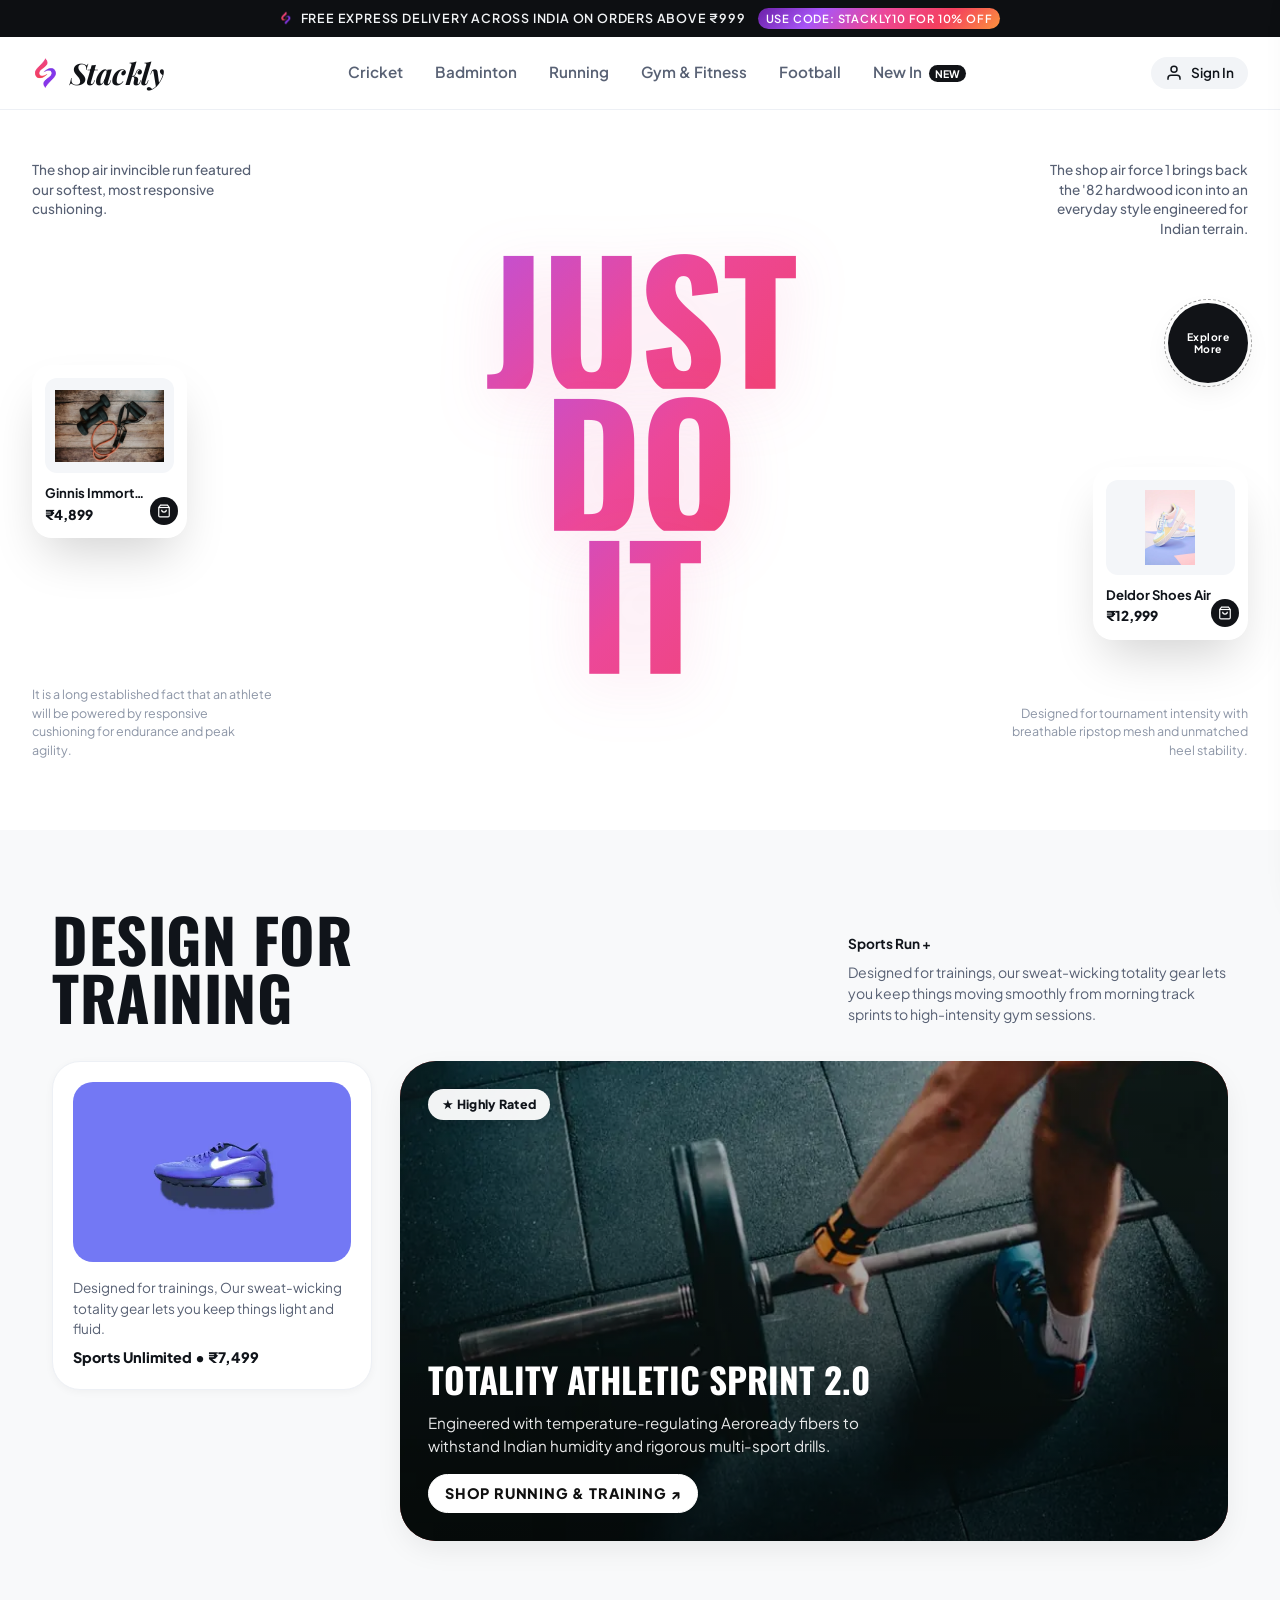
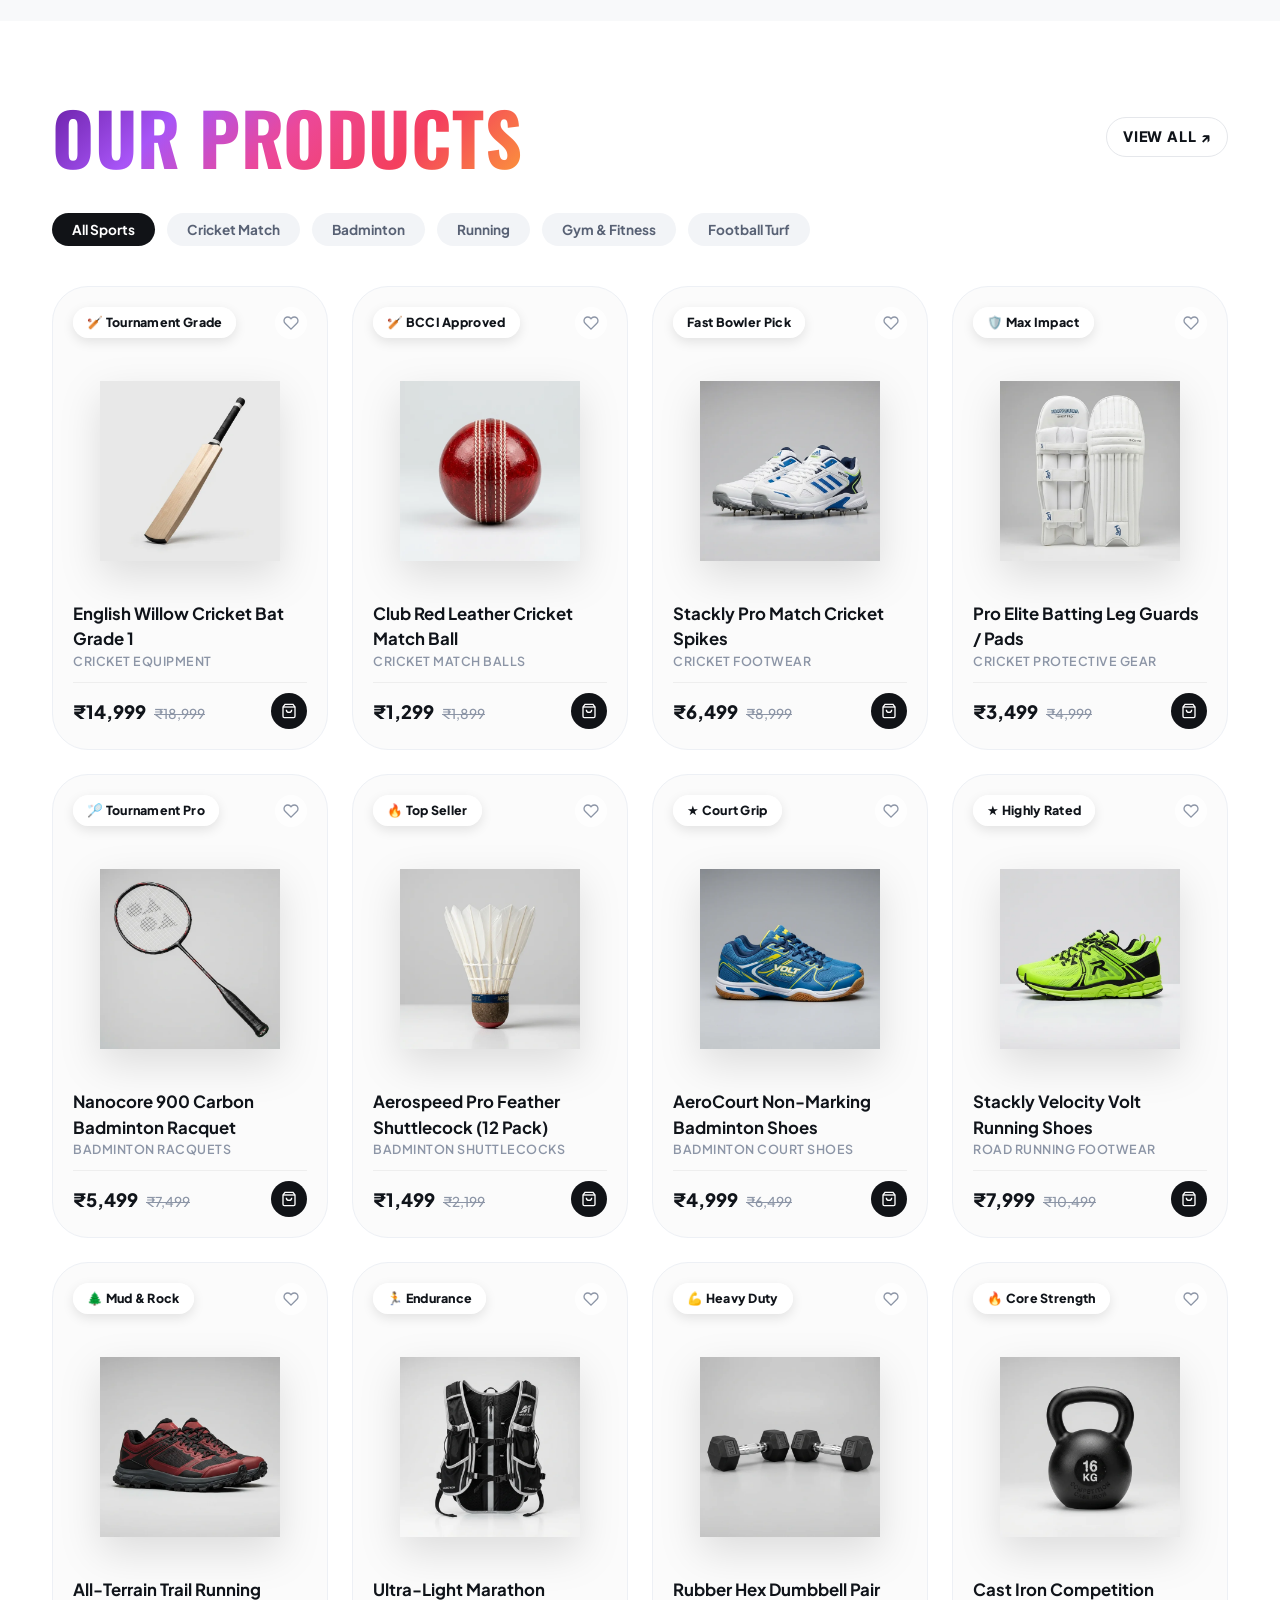
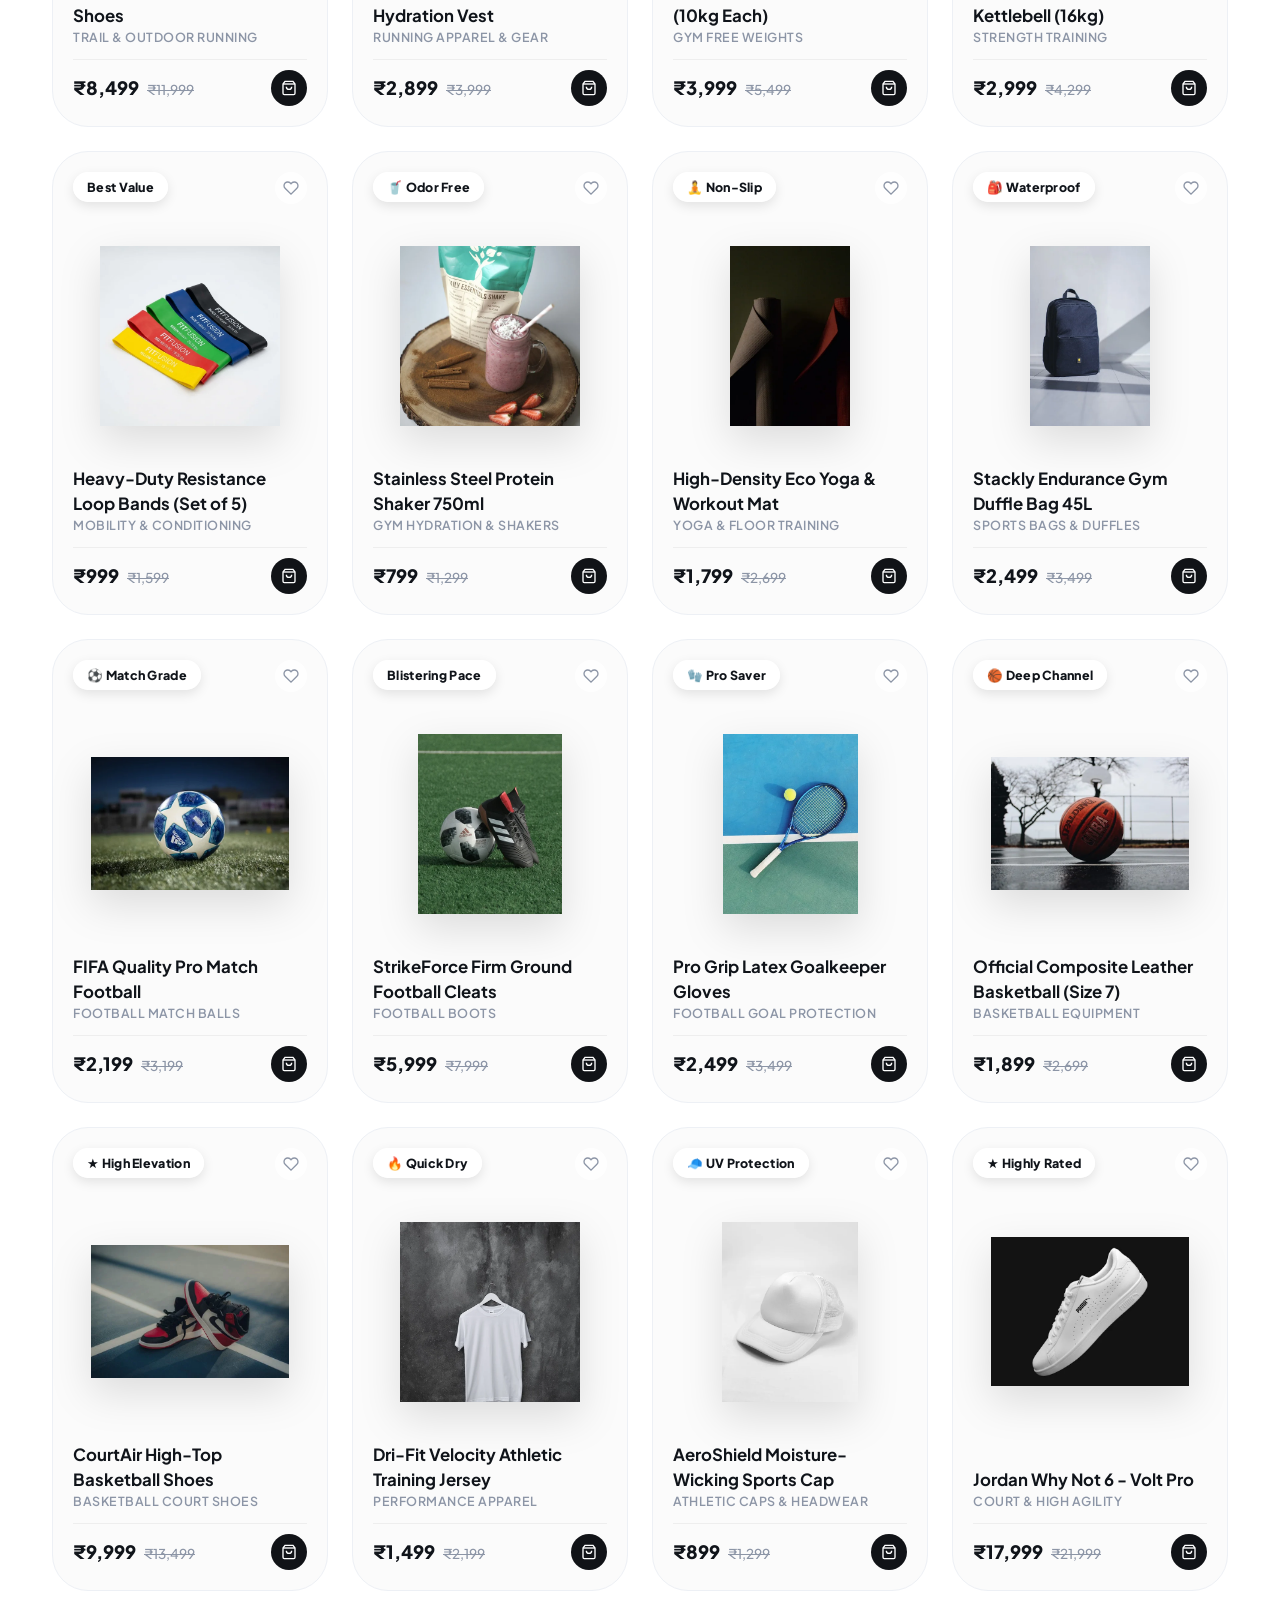
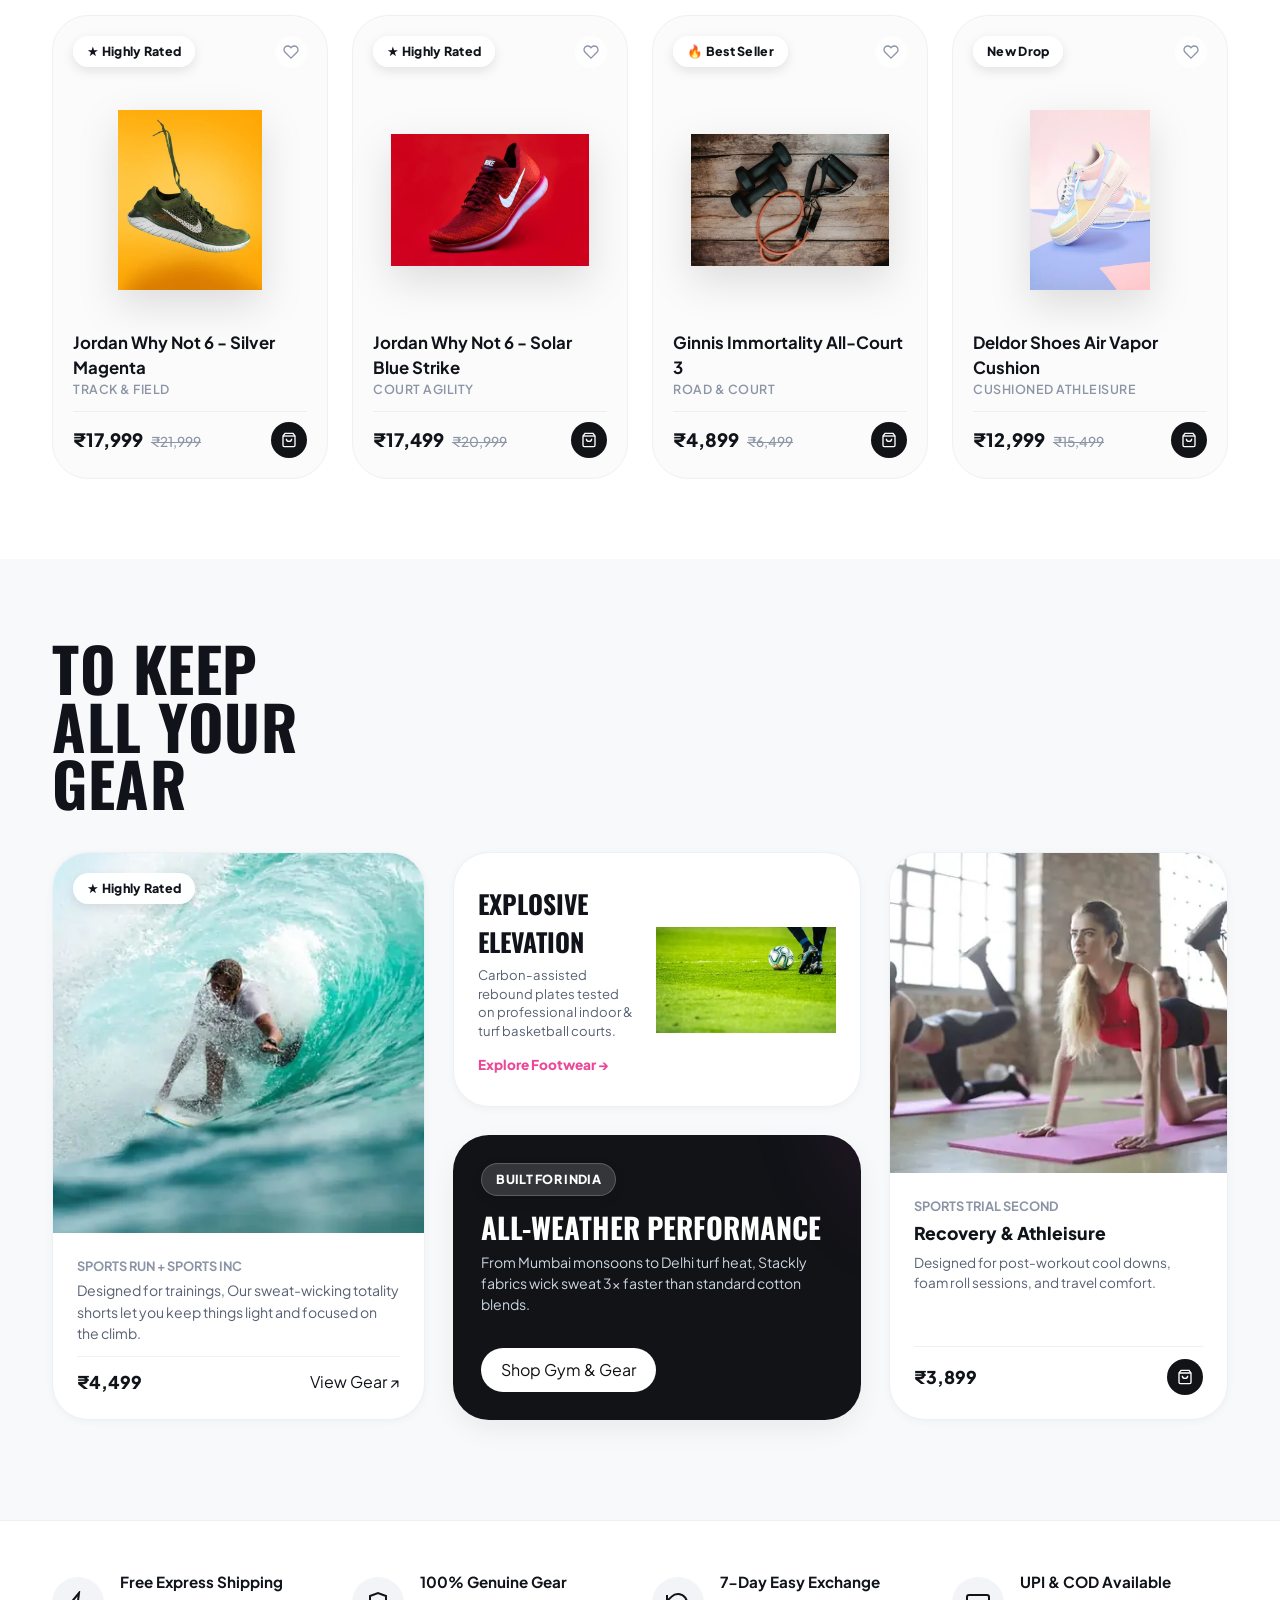
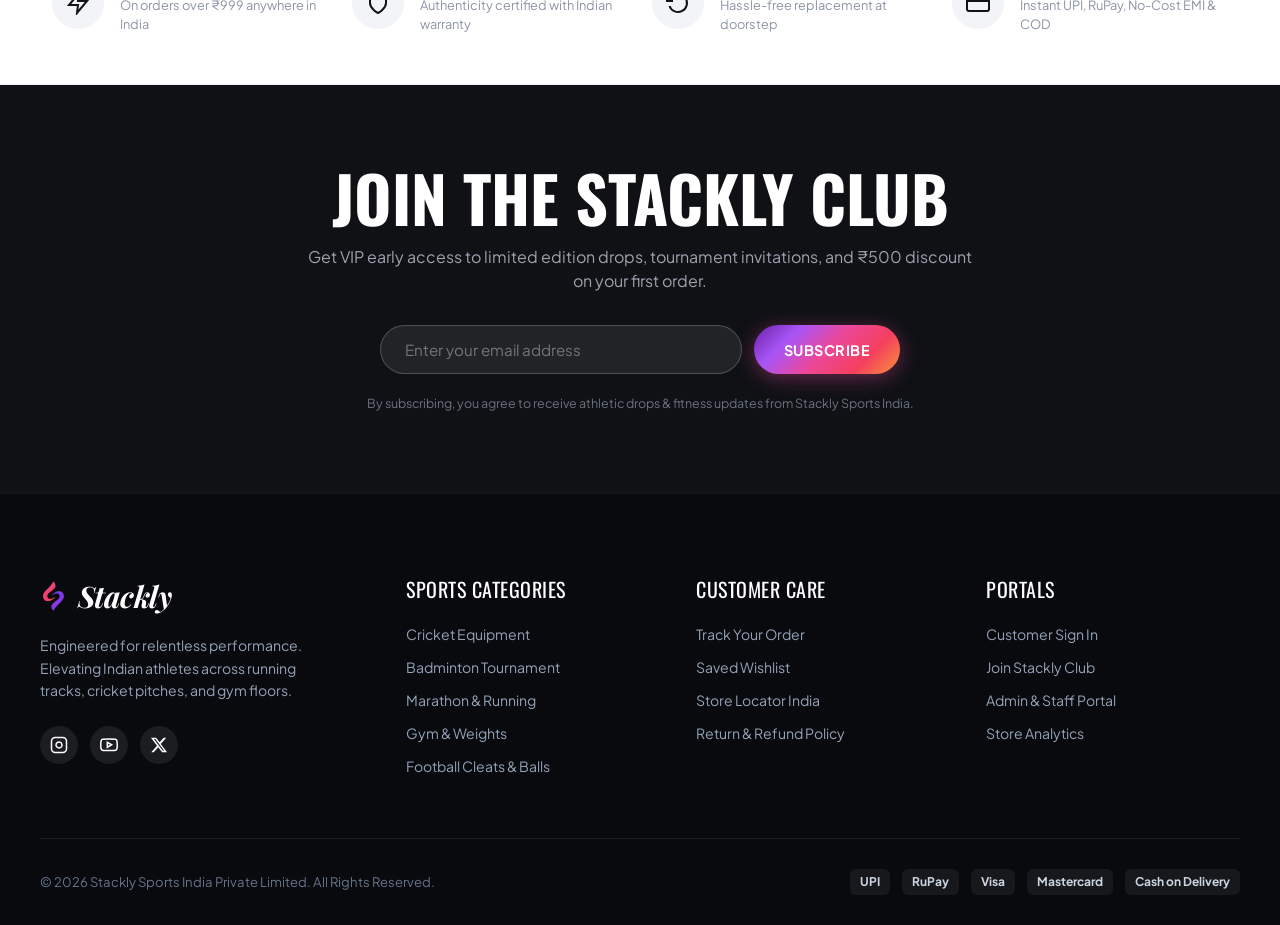
<file: index.html>
<!DOCTYPE html>
<html lang="en">
<head>
  <meta charset="UTF-8">
  <meta name="viewport" content="width=device-width, initial-scale=1.0">
  <title>Stackly</title>
  <meta name="description" content="India's premier sports store for cricket, badminton, running, gym, and football equipment. Explore high-performance sports shoes, gear, and apparel.">
  
  <link rel="stylesheet" href="css/style.css">
  <link rel="stylesheet" href="css/responsive.css">
  <link rel="icon" type="image/webp" href="assets/images/logo.webp">
</head>
<body>

  <!-- Top Announcement Bar -->
  <div class="top-bar">
    <span><img src="assets/images/logo.webp" alt="Stackly" style="height: 14px; width: auto; vertical-align: -2px; margin-right: 6px; display: inline-block;"> FREE EXPRESS DELIVERY ACROSS INDIA ON ORDERS ABOVE ₹999</span>
    <span class="top-bar-badge">USE CODE: STACKLY10 FOR 10% OFF</span>
  </div>

  <!-- Common Site Header -->
  <header class="site-header">
    <div class="container-wide nav-wrapper">
      <a href="index.html" class="brand-logo"><img src="assets/images/logo.webp" alt="Stackly" class="brand-logo-img"><span>Stackly</span></a>

      <!-- Updated 5+ Sports Categories Navigation -->
      <nav class="main-nav">
        <a href="cricket.html" class="nav-link">Cricket</a>
        <a href="badminton.html" class="nav-link">Badminton</a>
        <a href="running.html" class="nav-link">Running</a>
        <a href="gym.html" class="nav-link">Gym & Fitness</a>
        <a href="football.html" class="nav-link">Football</a>
        <a href="new-in.html" class="nav-link">New In <span class="nav-badge-new">NEW</span></a>
      </nav>

      <!-- Header Actions -->
            <!-- Header Actions -->
      <div class="header-actions">
        <a href="login.html" class="account-btn header-account-btn">
          <svg width="18" height="18" fill="none" stroke="currentColor" stroke-width="2" viewBox="0 0 24 24">
            <path d="M20 21v-2a4 4 0 0 0-4-4H8a4 4 0 0 0-4 4v2"/><circle cx="12" cy="7" r="4"/>
          </svg>
          <span>Sign In</span>
        </a>

        <button class="action-icon-btn mobile-menu-toggle" aria-label="Toggle Navigation">
          <svg fill="none" stroke="currentColor" viewBox="0 0 24 24"><line x1="3" y1="12" x2="21" y2="12"/><line x1="3" y1="6" x2="21" y2="6"/><line x1="3" y1="18" x2="21" y2="18"/></svg>
        </button>
      </div>
    </div>
  </header>

  <!-- Mobile Slide-out Menu Drawer -->
  <div class="mobile-nav-overlay"></div>
  <aside class="mobile-nav-drawer">
    <div class="mobile-nav-header">
      <a href="index.html" class="brand-logo"><img src="assets/images/logo.webp" alt="Stackly" class="brand-logo-img"><span>Stackly</span></a>
      <button class="action-icon-btn mobile-nav-close">
        <svg fill="none" stroke="currentColor" viewBox="0 0 24 24"><line x1="18" y1="6" x2="6" y2="18"/><line x1="6" y1="6" x2="18" y2="18"/></svg>
      </button>
    </div>
    <div class="mobile-nav-links">
      <a href="index.html" class="active">Home</a>
      <a href="cricket.html">Cricket Gear</a>
      <a href="badminton.html">Badminton</a>
      <a href="running.html">Running & Track</a>
      <a href="gym.html">Gym & Fitness</a>
      <a href="football.html">Football & Turf</a>
      <a href="new-in.html">New Drops</a>
      <a href="cart.html">Shopping Bag</a>
    </div>
    <div class="mobile-nav-footer">
      <a href="login.html" class="action-btn-sm" style="text-align: center; background: var(--accent-black); color: #fff; padding: 12px; border-radius: var(--radius-full);">Sign In / Register</a>
    </div>
  </aside>

  <!-- ==========================================================================
       HERO SECTION - EXACT MATCH TO REFERENCE IMAGE
       ========================================================================== -->
  <section class="hero-section">
    <div class="container-wide" style="position: relative; width: 100%;">
      
      <!-- Giant Multi-Line Gradient Typography Backdrop -->
      <div class="hero-backdrop-text">
        <span class="gradient-text">JUST</span>
        <span class="gradient-text">DO</span>
        <span class="gradient-text">IT</span>
      </div>

      <div class="hero-layout-grid">
        
        <!-- Hero Left Column -->
        <div class="hero-left-column">
          <div class="hero-editorial-top-left">
            The shop air invincible run featured our softest, most responsive cushioning.
          </div>

          <!-- Floating Shoe Card 1 (Purple Ginnis Immortality) -->
          <div class="hero-floating-card tilt-effect">
            <div class="card-thumb">
              <img src="assets/images/shoe-purple.webp" alt="Ginnis Immortality All-Court 3" loading="lazy">
            </div>
            <div class="card-info">
              <div>
                <div class="product-name">Ginnis Immortality</div>
                <div class="product-price">₹4,899</div>
              </div>
              <div class="quick-add-box" data-product-id="sp-227">
                <button class="quick-add-btn" onclick="handleCardAdd('sp-227', event)" title="Add to Bag">
                  <svg fill="none" stroke="currentColor" stroke-width="2" viewBox="0 0 24 24"><path d="M6 2L3 6v14a2 2 0 0 0 2 2h14a2 2 0 0 0 2-2V6l-3-4z"/><line x1="3" y1="6" x2="21" y2="6"/><path d="M16 10a4 4 0 0 1-8 0"/></svg>
                </button>
              </div>
            </div>
          </div>

          <div class="hero-editorial-bottom-left">
            It is a long established fact that an athlete will be powered by responsive cushioning for endurance and peak agility.
          </div>
        </div>

        <!-- Hero Center Stage (Leaping Athlete Cutout) -->
       

        <!-- Hero Right Column -->
        <div class="hero-right-column">
          <div class="hero-editorial-top-right">
            The shop air force 1 brings back the '82 hardwood icon into an everyday style engineered for Indian terrain.
          </div>

          <!-- Explore More Circular Rotating Badge -->
          <a href="new-in.html" class="explore-circle-badge" title="Explore Collection">
            <span>Explore<br>More</span>
          </a>

          <!-- Floating Shoe Card 2 (Pink Deldor Shoes Air) -->
          <div class="hero-floating-card tilt-effect">
            <div class="card-thumb">
              <img src="assets/images/shoe-pink.webp" alt="Deldor Shoes Air Vapor Cushion" loading="lazy">
            </div>
            <div class="card-info">
              <div>
                <div class="product-name">Deldor Shoes Air</div>
                <div class="product-price">₹12,999</div>
              </div>
              <div class="quick-add-box" data-product-id="sp-228">
                <button class="quick-add-btn" onclick="handleCardAdd('sp-228', event)" title="Add to Bag">
                  <svg fill="none" stroke="currentColor" stroke-width="2" viewBox="0 0 24 24"><path d="M6 2L3 6v14a2 2 0 0 0 2 2h14a2 2 0 0 0 2-2V6l-3-4z"/><line x1="3" y1="6" x2="21" y2="6"/><path d="M16 10a4 4 0 0 1-8 0"/></svg>
                </button>
              </div>
            </div>
          </div>

          <div class="hero-editorial-bottom-right">
            Designed for tournament intensity with breathable ripstop mesh and unmatched heel stability.
          </div>
        </div>

      </div>
    </div>
  </section>

  <!-- ==========================================================================
       SECTION 2: DESIGN FOR TRAINING
       ========================================================================== -->
  <section class="section-training">
    <div class="container">
      
      <div class="training-header">
        <div>
          <h2 class="section-title-condensed">DESIGN FOR<br>TRAINING</h2>
        </div>
        <div>
          <div class="training-tag">
            <span>Sports Run +</span>
          </div>
          <p class="training-header-sub">
            Designed for trainings, our sweat-wicking totality gear lets you keep things moving smoothly from morning track sprints to high-intensity gym sessions.
          </p>
        </div>
      </div>

      <div class="training-grid">
        <!-- Left Mini Stacked Card -->
        <div class="training-left-col">
          <div class="training-mini-card tilt-effect">
            <img src="assets/images/training-shoes-detail.webp" alt="Training shoes detail" class="training-mini-img" loading="lazy">
            <p class="training-desc-text">
              Designed for trainings, Our sweat-wicking totality gear lets you keep things light and fluid.
            </p>
            <div class="training-price-tag">Sports Unlimited • ₹7,499</div>
          </div>
        </div>

        <!-- Right Large Hero Card: Athlete on Red Track with "★ Highly Rated" Badge -->
        <div class="training-showcase-card tilt-effect">
          <img src="assets/images/training-card-red.webp" alt="Athlete resting on red track court" class="bg-image" loading="lazy">
          
          <div class="card-pill-badge">
            <span>★ Highly Rated</span>
          </div>

          <div class="training-showcase-content">
            <div class="training-showcase-title">TOTALITY ATHLETIC SPRINT 2.0</div>
            <p style="font-size: 0.95rem; opacity: 0.9; max-width: 480px; margin-bottom: 16px;">
              Engineered with temperature-regulating Aeroready fibers to withstand Indian humidity and rigorous multi-sport drills.
            </p>
            <a href="running.html" class="view-all-link" style="background: #ffffff; color: #111; border-color: #ffffff;">Shop Running & Training ↗</a>
          </div>
        </div>
      </div>

    </div>
  </section>

  <!-- ==========================================================================
       SECTION 3: OUR PRODUCTS (EXACT REFERENCE SECTION)
       ========================================================================== -->
  <section class="section-products">
    <div class="container">
      
      <div class="products-header">
        <h2 class="section-title-gradient">OUR PRODUCTS</h2>
        <a href="new-in.html" class="view-all-link">VIEW ALL ↗</a>
      </div>

      <!-- Sports Category Filter Tabs -->
      <div class="filter-tabs-wrapper">
        <button class="filter-tab-btn active" onclick="filterProducts('all', this)">All Sports</button>
        <button class="filter-tab-btn" onclick="filterProducts('Cricket', this)">Cricket Match</button>
        <button class="filter-tab-btn" onclick="filterProducts('Badminton', this)">Badminton</button>
        <button class="filter-tab-btn" onclick="filterProducts('Running', this)">Running</button>
        <button class="filter-tab-btn" onclick="filterProducts('Gym', this)">Gym & Fitness</button>
        <button class="filter-tab-btn" onclick="filterProducts('Football', this)">Football Turf</button>
      </div>

      <!-- Products Grid -->
      <div class="products-grid" id="home-products-grid">
        <!-- Injected dynamically from Store to ensure accurate images & names -->
      </div>

    </div>
  </section>

  <!-- ==========================================================================
       SECTION 4: TO KEEP ALL YOUR GEAR (ASYMMETRIC BENTO GRID)
       ========================================================================== -->
  <section class="section-gear-bento">
    <div class="container">
      
      <div class="bento-header">
        <h2 class="section-title-condensed">TO KEEP<br>ALL YOUR<br>GEAR</h2>
      </div>

      <div class="bento-grid-container">
        
        <!-- Bento Card 1: Tall Runner on Stairs with "★ Highly Rated" Badge -->
        <div class="bento-card-tall tilt-effect">
          <div class="bento-img-wrap">
            <img src="assets/images/gear-runner-stairs.webp" alt="Runner climbing stairs with Stackly shoes" loading="lazy">
            <span class="card-pill-badge" style="position: absolute; top: 20px; left: 20px; z-index: 2;">★ Highly Rated</span>
          </div>
          <div class="bento-content">
            <div>
              <div style="font-size: 0.8rem; font-weight: 700; text-transform: uppercase; color: var(--text-muted); margin-bottom: 4px;">Sports Run + Sports INC</div>
              <p style="font-size: 0.88rem; color: var(--text-secondary); line-height: 1.5; margin-bottom: 12px;">
                Designed for trainings, Our sweat-wicking totality shorts let you keep things light and focused on the climb.
              </p>
            </div>
            <div style="display: flex; justify-content: space-between; align-items: center; border-top: 1px solid var(--border-subtle); padding-top: 12px;">
              <span style="font-weight: 800; font-size: 1.1rem;">₹4,499</span>
              <a href="running.html" class="action-btn-sm" style="border-radius: var(--radius-full);">View Gear ↗</a>
            </div>
          </div>
        </div>

        <!-- Bento Card 2: Center Slam Dunk Action Cutout -->
        <div class="bento-card-dunk tilt-effect">
          <div>
            <div style="font-family: var(--font-display); font-size: 1.6rem; text-transform: uppercase; font-weight: 700; margin-bottom: 6px;">
              EXPLOSIVE ELEVATION
            </div>
            <p style="font-size: 0.82rem; color: var(--text-secondary); line-height: 1.4; margin-bottom: 12px;">
              Carbon-assisted rebound plates tested on professional indoor & turf basketball courts.
            </p>
            <a href="new-in.html" style="font-size: 0.85rem; font-weight: 800; color: #ec4899;">Explore Footwear →</a>
          </div>
          <img src="assets/images/gear-dunk.webp" alt="Dunk Athlete" loading="lazy">
        </div>

        <!-- Bento Card 3: Center Bottom Training Gear Specs -->
        <div class="bento-card-gear-info tilt-effect">
          <div>
            <span class="card-pill-badge" style="background: rgba(255,255,255,0.15); color: #fff; border: 1px solid rgba(255,255,255,0.2); margin-bottom: 16px;">
              BUILT FOR INDIA
            </span>
            <h3 style="font-family: var(--font-display); font-size: 1.8rem; text-transform: uppercase; line-height: 1.1; margin-bottom: 8px;">
              ALL-WEATHER PERFORMANCE
            </h3>
            <p style="font-size: 0.88rem; color: #cbd5e1; line-height: 1.5;">
              From Mumbai monsoons to Delhi turf heat, Stackly fabrics wick sweat 3x faster than standard cotton blends.
            </p>
          </div>
          <div style="margin-top: 20px;">
            <a href="gym.html" class="action-btn-sm" style="background: #ffffff; color: #111; padding: 10px 20px; border-radius: var(--radius-full); display: inline-block;">Shop Gym & Gear</a>
          </div>
        </div>

        <!-- Bento Card 4: Right Sitting Athlete -->
        <div class="bento-card-lifestyle tilt-effect">
          <div class="lifestyle-img-wrap">
            <img src="assets/images/gear-sitting-athlete.webp" alt="Athlete relaxing after workout" loading="lazy">
          </div>
          <div class="lifestyle-content">
            <div>
              <div style="font-size: 0.8rem; font-weight: 700; text-transform: uppercase; color: var(--text-muted); margin-bottom: 4px;">Sports Trial Second</div>
              <h4 style="font-size: 1.1rem; font-weight: 800; margin-bottom: 6px;">Recovery & Athleisure</h4>
              <p style="font-size: 0.85rem; color: var(--text-secondary); line-height: 1.5; margin-bottom: 12px;">
                Designed for post-workout cool downs, foam roll sessions, and travel comfort.
              </p>
            </div>
            <div style="display: flex; justify-content: space-between; align-items: center; border-top: 1px solid var(--border-subtle); padding-top: 12px;">
              <span style="font-weight: 800; font-size: 1.1rem;">₹3,899</span>
              <div class="card-action-box" data-product-id="sp-215">
                <button class="card-add-bag-btn" onclick="handleCardAdd('sp-215', event)" title="Add to Bag">
                  <svg fill="none" stroke="currentColor" stroke-width="2" viewBox="0 0 24 24"><path d="M6 2L3 6v14a2 2 0 0 0 2 2h14a2 2 0 0 0 2-2V6l-3-4z"/><line x1="3" y1="6" x2="21" y2="6"/><path d="M16 10a4 4 0 0 1-8 0"/></svg>
                </button>
              </div>
            </div>
          </div>
        </div>

      </div>

    </div>
  </section>

  <!-- ==========================================================================
       SECTION 5: INDIAN ATHLETE PERKS
       ========================================================================== -->
  <section class="section-trust-perks">
    <div class="container">
      <div class="perks-grid">
        <div class="perk-item">
          <div class="perk-icon-wrap"><svg fill="none" stroke="currentColor" stroke-width="2" viewBox="0 0 24 24"><path d="M13 2L3 14h9l-1 8 10-12h-9l1-8z"/></svg></div>
          <div>
            <div class="perk-title">Free Express Shipping</div>
            <div class="perk-desc">On orders over ₹999 anywhere in India</div>
          </div>
        </div>
        <div class="perk-item">
          <div class="perk-icon-wrap"><svg fill="none" stroke="currentColor" stroke-width="2" viewBox="0 0 24 24"><path d="M12 22s8-4 8-10V5l-8-3-8 3v7c0 6 8 10 8 10z"/></svg></div>
          <div>
            <div class="perk-title">100% Genuine Gear</div>
            <div class="perk-desc">Authenticity certified with Indian warranty</div>
          </div>
        </div>
        <div class="perk-item">
          <div class="perk-icon-wrap"><svg fill="none" stroke="currentColor" stroke-width="2" viewBox="0 0 24 24"><polyline points="1 4 1 10 7 10"/><path d="M3.51 15a9 9 0 1 0 2.13-9.36L1 10"/></svg></div>
          <div>
            <div class="perk-title">7-Day Easy Exchange</div>
            <div class="perk-desc">Hassle-free replacement at doorstep</div>
          </div>
        </div>
        <div class="perk-item">
          <div class="perk-icon-wrap"><svg fill="none" stroke="currentColor" stroke-width="2" viewBox="0 0 24 24"><rect x="1" y="4" width="22" height="16" rx="2" ry="2"/><line x1="1" y1="10" x2="23" y2="10"/></svg></div>
          <div>
            <div class="perk-title">UPI & COD Available</div>
            <div class="perk-desc">Instant UPI, RuPay, No-Cost EMI & COD</div>
          </div>
        </div>
      </div>
    </div>
  </section>

  <!-- ==========================================================================
       SECTION 6: NEWSLETTER
       ========================================================================== -->
  <section class="section-newsletter">
    <div class="container">
      <div class="newsletter-content-wrap">
        <h2 class="newsletter-title">JOIN THE STACKLY CLUB</h2>
        <p class="newsletter-sub">Get VIP early access to limited edition drops, tournament invitations, and ₹500 discount on your first order.</p>
        <form class="newsletter-form" onsubmit="event.preventDefault(); if (this.checkValidity()) { window.location.href = '404.html'; } else { this.reportValidity(); }">
          <input type="email" class="newsletter-input" placeholder="Enter your email address" required>
          <button type="submit" class="newsletter-btn">Subscribe</button>
        </form>
        <div style="font-size: 0.78rem; color: #6b7280;">By subscribing, you agree to receive athletic drops & fitness updates from Stackly Sports India.</div>
      </div>
    </div>
  </section>

  <!-- ==========================================================================
       COMMON FOOTER
       ========================================================================== -->
    <!-- Common Footer -->
  <footer class="site-footer">
    <div class="container-wide">
      <div class="footer-grid">
        
        <div class="footer-brand-col">
          <a href="index.html" class="brand-logo"><img src="assets/images/logo.webp" alt="Stackly" class="brand-logo-img"><span>Stackly</span></a>
          <p class="footer-tagline">
            Engineered for relentless performance. Elevating Indian athletes across running tracks, cricket pitches, and gym floors.
          </p>
          <div class="footer-social-links">
            <a href="404.html" class="social-btn" aria-label="Instagram"><svg fill="none" stroke="currentColor" stroke-width="2" viewBox="0 0 24 24"><rect x="2" y="2" width="20" height="20" rx="5" ry="5"/><path d="M16 11.37A4 4 0 1 1 12.63 8 4 4 0 0 1 16 11.37z"/><line x1="17.5" y1="6.5" x2="17.51" y2="6.5"/></svg></a>
            <a href="404.html" class="social-btn" aria-label="YouTube"><svg fill="none" stroke="currentColor" stroke-width="2" viewBox="0 0 24 24"><path d="M22.54 6.42a2.78 2.78 0 0 0-1.94-2C18.88 4 12 4 12 4s-6.88 0-8.6.46a2.78 2.78 0 0 0-1.94 2A29 29 0 0 0 1 11.75a29 29 0 0 0 .46 5.33A2.78 2.78 0 0 0 3.4 19c1.72.46 8.6.46 8.6.46s6.88 0 8.6-.46a2.78 2.78 0 0 0 1.94-2 29 29 0 0 0 .46-5.25 29 29 0 0 0-.46-5.33z"/><polygon points="9.75 15.02 15.5 11.75 9.75 8.48 9.75 15.02"/></svg></a>
            <a href="404.html" class="social-btn" aria-label="Twitter X"><svg fill="currentColor" viewBox="0 0 24 24"><path d="M18.244 2.25h3.308l-7.227 8.26 8.502 11.24H16.17l-5.214-6.817L4.99 21.75H1.68l7.73-8.835L1.254 2.25H8.08l4.713 6.231zm-1.161 17.52h1.833L7.084 4.126H5.117z"/></svg></a>
          </div>
        </div>

        <div>
          <div class="footer-col-title">Sports Categories</div>
          <div class="footer-links-list">
            <a href="cricket.html">Cricket Equipment</a>
            <a href="badminton.html">Badminton Tournament</a>
            <a href="running.html">Marathon & Running</a>
            <a href="gym.html">Gym & Weights</a>
            <a href="football.html">Football Cleats & Balls</a>
          </div>
        </div>

                <div>
          <div class="footer-col-title">Customer Care</div>
          <div class="footer-links-list">
            <a href="404.html">Track Your Order</a>
            <a href="404.html">Saved Wishlist</a>
            <a href="404.html">Store Locator India</a>
            <a href="404.html">Return & Refund Policy</a>
          </div>
        </div>

                <div>
          <div class="footer-col-title">Portals</div>
          <div class="footer-links-list">
            <a href="404.html">Customer Sign In</a>
            <a href="404.html">Join Stackly Club</a>
            <a href="404.html">Admin & Staff Portal</a>
            <a href="404.html">Store Analytics</a>
          </div>
        </div>

      </div>

      <div class="footer-bottom">
        <div>© 2026 Stackly Sports India Private Limited. All Rights Reserved.</div>
        <div class="payment-gateways-list">
          <span class="pay-badge">UPI</span>
          <span class="pay-badge">RuPay</span>
          <span class="pay-badge">Visa</span>
          <span class="pay-badge">Mastercard</span>
          <span class="pay-badge">Cash on Delivery</span>
        </div>
      </div>
    </div>
  </footer>

  <!-- Slide-in Cart Drawer -->
  <div class="cart-drawer-overlay"></div>
  <aside class="cart-drawer">
    <div class="cart-drawer-header">
      <div class="cart-drawer-title">YOUR BAG</div>
      <button class="cart-drawer-close-btn" aria-label="Close Bag">
        <svg width="20" height="20" fill="none" stroke="currentColor" stroke-width="2" viewBox="0 0 24 24"><line x1="18" y1="6" x2="6" y2="18"/><line x1="6" y1="6" x2="18" y2="18"/></svg>
      </button>
    </div>
    <div class="cart-drawer-items"></div>
    <div class="cart-drawer-footer">
      <div class="cart-subtotal-row">
        <span>Estimated Total</span>
        <span class="cart-drawer-subtotal">₹0</span>
      </div>
      <a href="404.html" class="cart-checkout-btn">Proceed to Checkout</a>
      <a href="cart.html" class="cart-view-all-btn">View Detailed Bag</a>
    </div>
  </aside>

  <!-- Search Modal -->
  <div class="search-modal-overlay">
    <div class="search-modal-card">
      <div class="search-input-box">
        <svg fill="none" stroke="currentColor" viewBox="0 0 24 24"><circle cx="11" cy="11" r="8"/><line x1="21" y1="21" x2="16.65" y2="16.65"/></svg>
        <input type="text" class="search-input-field" placeholder="Search cricket bats, badminton racquets, dumbbells, shoes...">
        <button class="search-close-btn">ESC</button>
      </div>
      <div class="search-results-area"></div>
    </div>
  </div>

  <div class="toast-container"></div>

  <!-- Scripts -->
  <script src="js/store.js"></script>
  <script src="js/main.js"></script>
  <script>
    function renderHomeProducts(filter = 'all') {
      const container = document.getElementById("home-products-grid");
      if (!container) return;

      const products = Store.getProducts();
      const filtered = filter === 'all' ? products : products.filter(p => p.sport === filter);

      let html = "";
      filtered.forEach(p => {
        html += `
          <div class="product-card tilt-effect">
            <div class="product-card-top">
              <span class="card-pill-badge">${p.badge || '★ Highly Rated'}</span>
              <button class="wishlist-toggle-btn ${Store.isInWishlist(p.id) ? 'active' : ''}" onclick="toggleWishlistProduct('${p.id}', this, event)" title="Wishlist">
                <svg width="16" height="16" fill="none" stroke="currentColor" stroke-width="2" viewBox="0 0 24 24"><path d="M20.84 4.61a5.5 5.5 0 0 0-7.78 0L12 5.67l-1.06-1.06a5.5 5.5 0 0 0-7.78 7.78l1.06 1.06L12 21.23l7.78-7.78 1.06-1.06a5.5 5.5 0 0 0 0-7.78z"/></svg>
              </button>
            </div>
            <div class="product-image-container">
              <a href="product-detail.html?id=${p.id}" style="display: flex; justify-content: center; width: 100%;">
                <img src="${p.image}" alt="${p.name}" loading="lazy">
              </a>
            </div>
            <div class="product-card-info">
              <a href="product-detail.html?id=${p.id}" class="product-card-title">${p.name}</a>
              <div class="product-card-category">${p.category}</div>
              <div class="product-card-bottom">
                <div class="product-price-box">
                  <span class="current-price">${Store.formatINR(p.price)}</span>
                  ${p.originalPrice ? `<span class="original-price">${Store.formatINR(p.originalPrice)}</span>` : ''}
                </div>
                <div class="card-action-box" data-product-id="${p.id}">
                  ${renderCardActionHtml(p.id)}
                </div>
              </div>
            </div>
          </div>
        `;
      });

      container.innerHTML = html;
    }

    function filterProducts(sport, btnEl) {
      document.querySelectorAll(".filter-tab-btn").forEach(btn => btn.classList.remove("active"));
      if (btnEl) btnEl.classList.add("active");
      renderHomeProducts(sport);
    }

    document.addEventListener("DOMContentLoaded", () => {
      renderHomeProducts('all');
    });
  </script>
</body>
</html>
</file>
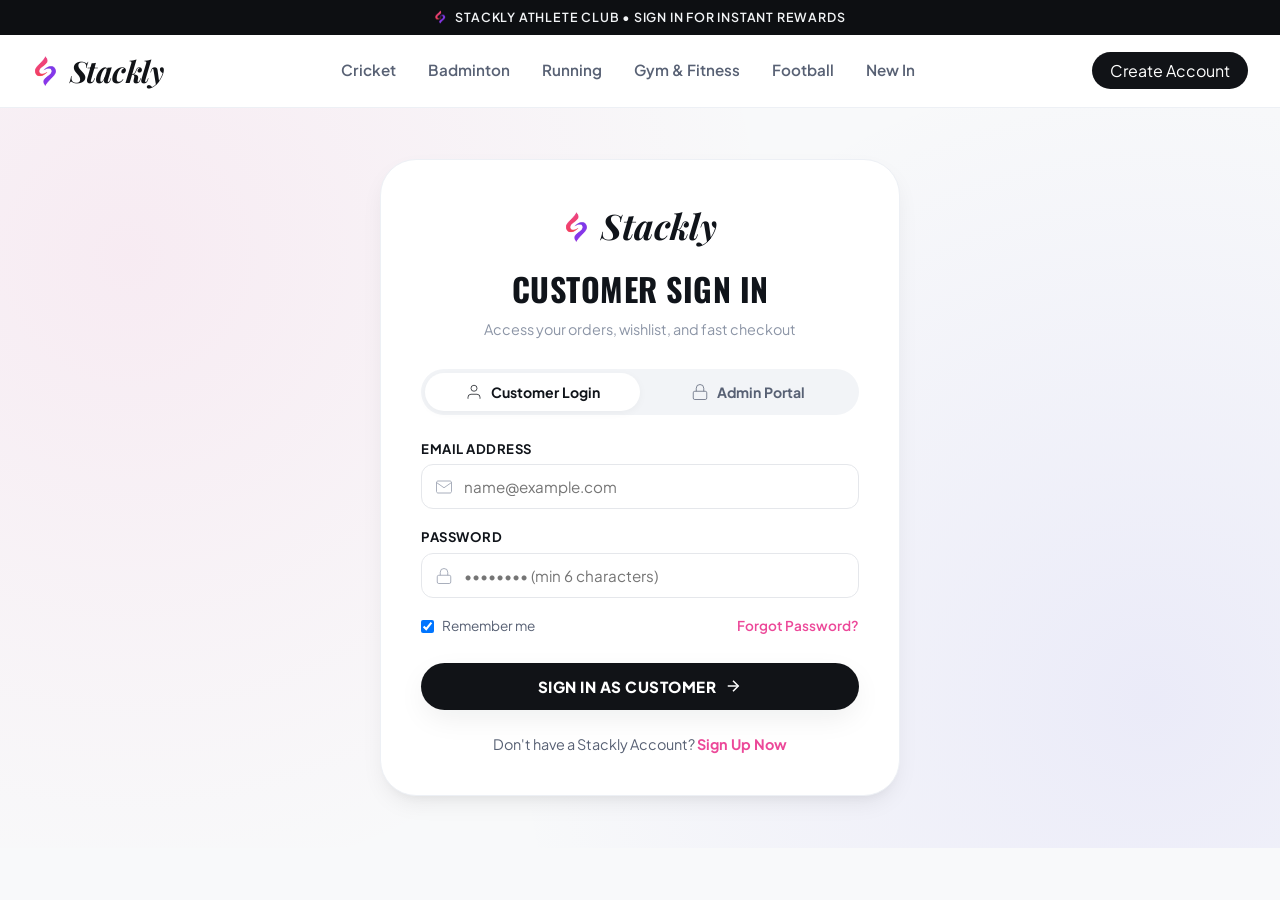
<file: admin-dashboard.html>
<!DOCTYPE html>
<html lang="en">
<head>
  <meta charset="UTF-8">
  <meta name="viewport" content="width=device-width, initial-scale=1.0">
  <title>Stackly</title>
  <link rel="stylesheet" href="css/style.css">
  <link rel="stylesheet" href="css/dashboard.css">
  <link rel="stylesheet" href="css/responsive.css">
  <link rel="icon" type="image/webp" href="assets/images/logo.webp">
</head>
<body>

  <!-- Top Bar -->
  <div class="top-bar admin-top-bar">
    <span><img src="assets/images/logo.webp" alt="Stackly" class="top-bar-logo-img"> STACKLY INTERNAL PORTAL • STORE OPERATIONS & INVENTORY MANAGER</span>
  </div>

  <!-- Header -->
  <header class="site-header admin-site-header">
    <div class="container-wide nav-wrapper admin-nav-wrapper">
      <a href="index.html" class="brand-logo"><img src="assets/images/logo.webp" alt="Stackly" class="brand-logo-img"><span>Stackly</span></a>
      <div class="admin-header-actions">
        <span id="admin-user-display" class="admin-user-badge"></span>
        <a href="index.html" class="admin-store-btn">Live Store ↗</a>
        <button class="admin-logout-btn" onclick="Store.logoutUser()">Logout</button>
      </div>
    </div>
  </header>

  <main class="container dashboard-wrapper">
    
    <!-- KPI Metrics Grid (₹ INR) -->
    <div class="metrics-grid" style="margin-bottom: 32px;">
      <div class="metric-card">
        <div class="metric-header">
          <span>Gross Revenue (INR)</span>
          <svg width="20" height="20" fill="none" stroke="currentColor" stroke-width="2" viewBox="0 0 24 24"><line x1="12" y1="1" x2="12" y2="23"/><path d="M17 5H9.5a3.5 3.5 0 0 0 0 7h5a3.5 3.5 0 0 1 0 7H6"/></svg>
        </div>
        <div class="metric-value" id="admin-metric-revenue">₹0</div>
        <div class="metric-trend up">↑ +18.4% this month</div>
      </div>

      <div class="metric-card">
        <div class="metric-header">
          <span>Total Orders</span>
          <svg width="20" height="20" fill="none" stroke="currentColor" stroke-width="2" viewBox="0 0 24 24"><path d="M6 2L3 6v14a2 2 0 0 0 2 2h14a2 2 0 0 0 2-2V6l-3-4z"/><line x1="3" y1="6" x2="21" y2="6"/><path d="M16 10a4 4 0 0 1-8 0"/></svg>
        </div>
        <div class="metric-value" id="admin-metric-orders">0</div>
        <div class="metric-trend up">↑ +12 new today</div>
      </div>

      <div class="metric-card">
        <div class="metric-header">
          <span>Catalog Products</span>
          <svg width="20" height="20" fill="none" stroke="currentColor" stroke-width="2" viewBox="0 0 24 24"><polygon points="12 2 2 7 12 12 22 7 12 2"/><polyline points="2 17 12 22 22 17"/><polyline points="2 12 12 17 22 12"/></svg>
        </div>
        <div class="metric-value" id="admin-metric-products">0</div>
        <div class="metric-trend">28+ active items</div>
      </div>

      <div class="metric-card">
        <div class="metric-header">
          <span>Average Order Value</span>
          <svg width="20" height="20" fill="none" stroke="currentColor" stroke-width="2" viewBox="0 0 24 24"><polyline points="23 6 13.5 15.5 8.5 10.5 1 18"/><polyline points="17 6 23 6 23 12"/></svg>
        </div>
        <div class="metric-value" id="admin-metric-aov">₹0</div>
        <div class="metric-trend up">↑ High AOV</div>
      </div>
    </div>

    <!-- Section 1: Recent Orders Management -->
    <div class="dash-card" style="margin-bottom: 32px; padding: 28px;">
      <div class="dash-section-header">
        <div>
          <h2 class="dash-title">RECENT ORDERS MANAGEMENT</h2>
          <p style="font-size: 0.85rem; color: var(--text-muted);">Manage real-time customer shipments across Indian states</p>
        </div>
      </div>

      <div class="dash-table-wrap">
        <table class="dash-table">
          <thead>
            <tr>
              <th>Order ID</th>
              <th>Customer & Location</th>
              <th>Date</th>
              <th>Items Ordered</th>
              <th>Total (INR)</th>
              <th>Current Status</th>
              <th>Update Status</th>
            </tr>
          </thead>
          <tbody id="admin-orders-tbody"></tbody>
        </table>
      </div>
    </div>

    <!-- Section 2: Product Inventory Management (CRUD) -->
    <div class="dash-card" style="padding: 28px;">
      <div class="dash-section-header">
        <div>
          <h2 class="dash-title">PRODUCT INVENTORY & PRICING</h2>
          <p style="font-size: 0.85rem; color: var(--text-muted);">Add new athletic products, adjust stock quantities, and update prices in ₹</p>
        </div>
        <button class="cart-checkout-btn" id="btn-add-product" style="width: auto; padding: 10px 24px; font-size: 0.85rem; margin-bottom: 0;">
          + Add New Product
        </button>
      </div>

      <div class="dash-table-wrap">
        <table class="dash-table">
          <thead>
            <tr>
              <th>Product Details</th>
              <th>Sport Domain</th>
              <th>Selling Price</th>
              <th>Stock Level</th>
              <th>Status</th>
              <th>Actions</th>
            </tr>
          </thead>
          <tbody id="admin-inventory-tbody"></tbody>
        </table>
      </div>
    </div>

  </main>

  <!-- Add/Edit Product Modal Dialog -->
  <div class="admin-modal-overlay" id="product-modal">
    <div class="admin-modal-card">
      <div style="display: flex; justify-content: space-between; align-items: center; margin-bottom: 20px;">
        <h3 id="modal-title" style="font-family: var(--font-display); font-size: 1.6rem; text-transform: uppercase;">Add New Product</h3>
        <button id="btn-close-modal" style="font-size: 1.5rem; font-weight: 700; color: var(--text-muted);">✕</button>
      </div>

      <form id="admin-product-form" class="auth-form">
        <input type="hidden" id="prod-id-hidden">

        <div class="form-group">
          <label class="form-label">Product Name *</label>
          <input type="text" id="prod-name" class="newsletter-input" style="background:#fff; color:#111; border-color: var(--border-light); border-radius: var(--radius-sm);" placeholder="e.g. Pro English Willow Bat" required>
        </div>

        <div class="form-row">
          <div class="form-group">
            <label class="form-label">Category *</label>
            <select id="prod-category" style="padding: 12px; border-radius: var(--radius-sm); border: 1px solid var(--border-light); background: #fff; font-weight: 600;">
              <option value="Cricket Equipment">Cricket</option>
              <option value="Badminton Racquets">Badminton</option>
              <option value="Road Running Footwear">Running</option>
              <option value="Gym Free Weights">Gym & Fitness</option>
              <option value="Football Match Balls">Football</option>
            </select>
          </div>
          <div class="form-group">
            <label class="form-label">Sport Domain *</label>
            <select id="prod-sport" style="padding: 12px; border-radius: var(--radius-sm); border: 1px solid var(--border-light); background: #fff; font-weight: 600;">
              <option value="Cricket">Cricket</option>
              <option value="Badminton">Badminton</option>
              <option value="Running">Running</option>
              <option value="Gym">Gym</option>
              <option value="Football">Football</option>
              <option value="Basketball">Basketball</option>
            </select>
          </div>
        </div>

        <div class="form-row">
          <div class="form-group">
            <label class="form-label">Selling Price (INR ₹) *</label>
            <input type="number" id="prod-price" class="newsletter-input" style="background:#fff; color:#111; border-color: var(--border-light); border-radius: var(--radius-sm);" placeholder="e.g. 4999" required>
          </div>
          <div class="form-group">
            <label class="form-label">Original Price (Strikethrough ₹)</label>
            <input type="number" id="prod-orig-price" class="newsletter-input" style="background:#fff; color:#111; border-color: var(--border-light); border-radius: var(--radius-sm);" placeholder="e.g. 6999">
          </div>
        </div>

        <div class="form-row">
          <div class="form-group">
            <label class="form-label">Stock Units *</label>
            <input type="number" id="prod-stock" class="newsletter-input" style="background:#fff; color:#111; border-color: var(--border-light); border-radius: var(--radius-sm);" placeholder="e.g. 35" value="25" required>
          </div>
          <div class="form-group">
            <label class="form-label">Image Asset Path (WebP)</label>
            <select id="prod-image" style="padding: 12px; border-radius: var(--radius-sm); border: 1px solid var(--border-light); background: #fff; font-weight: 600;">
              <option value="assets/images/cricket-bat.webp">English Willow Bat</option>
              <option value="assets/images/cricket-ball.webp">Cricket Match Ball</option>
              <option value="assets/images/cricket-spikes.webp">Cricket Spikes</option>
              <option value="assets/images/badminton-racquet.webp">Carbon Badminton Racquet</option>
              <option value="assets/images/shuttlecock.webp">Feather Shuttlecocks</option>
              <option value="assets/images/running-shoes-volt.webp">Volt Running Shoes</option>
              <option value="assets/images/dumbbells-hex.webp">Rubber Hex Dumbbells</option>
              <option value="assets/images/football-match.webp">FIFA Match Football</option>
              <option value="assets/images/football-cleats.webp">Football Cleats</option>
              <option value="assets/images/gym-duffle.webp">Endurance Duffle</option>
            </select>
          </div>
        </div>

        <div class="form-group">
          <label class="form-label">Product Description</label>
          <textarea id="prod-desc" rows="3" class="newsletter-input" style="background:#fff; color:#111; border-color: var(--border-light); border-radius: var(--radius-sm); resize: vertical;" placeholder="Enter key technology, cushioning specs, and athlete benefits..."></textarea>
        </div>

        <button type="submit" class="cart-checkout-btn" style="background: var(--gradient-brand); margin-top: 10px;">
          Save Product to Inventory
        </button>
      </form>
    </div>
  </div>

  <div class="toast-container"></div>

  <script src="js/store.js"></script>
  <script src="js/main.js"></script>
  <script src="js/admin.js"></script>
</body>
</html>
</file>
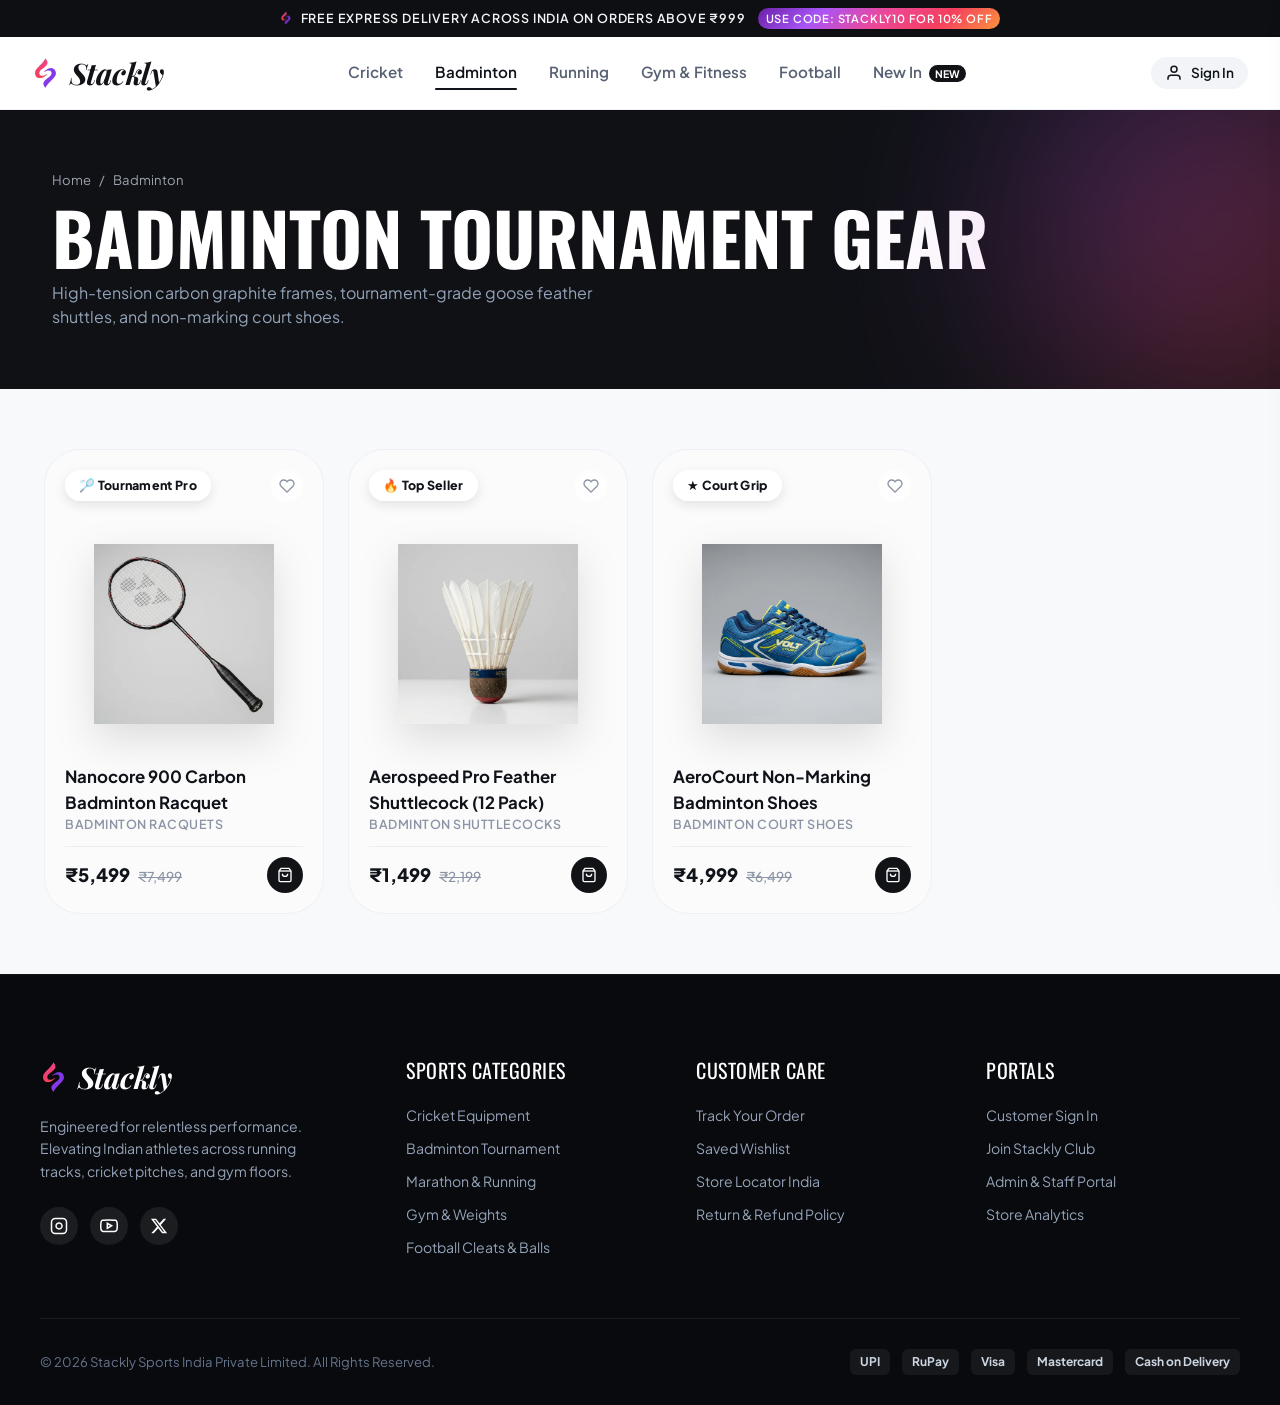
<file: badminton.html>
<!DOCTYPE html>
<html lang="en">
<head>
  <meta charset="UTF-8">
  <meta name="viewport" content="width=device-width, initial-scale=1.0">
  <title>Stackly</title>
  <meta name="description" content="Shop high modulus carbon graphite badminton racquets, feather shuttlecocks, and non-marking court shoes.">
  
  <link rel="stylesheet" href="css/style.css">
  <link rel="stylesheet" href="css/responsive.css">
  <link rel="icon" type="image/webp" href="assets/images/logo.webp">
</head>
<body>

  <div class="top-bar">
    <span><img src="assets/images/logo.webp" alt="Stackly" style="height: 14px; width: auto; vertical-align: -2px; margin-right: 6px; display: inline-block;"> FREE EXPRESS DELIVERY ACROSS INDIA ON ORDERS ABOVE ₹999</span>
    <span class="top-bar-badge">USE CODE: STACKLY10 FOR 10% OFF</span>
  </div>

  <header class="site-header">
    <div class="container-wide nav-wrapper">
      <a href="index.html" class="brand-logo"><img src="assets/images/logo.webp" alt="Stackly" class="brand-logo-img"><span>Stackly</span></a>
      <nav class="main-nav">
        <a href="cricket.html" class="nav-link">Cricket</a>
        <a href="badminton.html" class="nav-link active">Badminton</a>
        <a href="running.html" class="nav-link">Running</a>
        <a href="gym.html" class="nav-link">Gym & Fitness</a>
        <a href="football.html" class="nav-link">Football</a>
        <a href="new-in.html" class="nav-link">New In <span class="nav-badge-new">NEW</span></a>
      </nav>
            <!-- Header Actions -->
      <div class="header-actions">
        <a href="login.html" class="account-btn header-account-btn">
          <svg width="18" height="18" fill="none" stroke="currentColor" stroke-width="2" viewBox="0 0 24 24">
            <path d="M20 21v-2a4 4 0 0 0-4-4H8a4 4 0 0 0-4 4v2"/><circle cx="12" cy="7" r="4"/>
          </svg>
          <span>Sign In</span>
        </a>

        <button class="action-icon-btn mobile-menu-toggle" aria-label="Toggle Navigation">
          <svg fill="none" stroke="currentColor" viewBox="0 0 24 24"><line x1="3" y1="12" x2="21" y2="12"/><line x1="3" y1="6" x2="21" y2="6"/><line x1="3" y1="18" x2="21" y2="18"/></svg>
        </button>
      </div>
    </div>
  </header>

  <div class="mobile-nav-overlay"></div>
  <aside class="mobile-nav-drawer">
    <div class="mobile-nav-header"><a href="index.html" class="brand-logo"><img src="assets/images/logo.webp" alt="Stackly" class="brand-logo-img"><span>Stackly</span></a><button class="action-icon-btn mobile-nav-close"><svg fill="none" stroke="currentColor" viewBox="0 0 24 24"><line x1="18" y1="6" x2="6" y2="18"/><line x1="6" y1="6" x2="18" y2="18"/></svg></button></div>
    <div class="mobile-nav-links">
      <a href="index.html">Home</a><a href="cricket.html">Cricket</a><a href="badminton.html" class="active">Badminton</a><a href="running.html">Running</a><a href="gym.html">Gym & Fitness</a><a href="football.html">Football</a><a href="new-in.html">New Drops</a>
    </div>
  </aside>

  <section class="page-hero-banner">
    <div class="container">
      <div class="breadcrumb"><a href="index.html">Home</a> <span>/</span> <span>Badminton</span></div>
      <h1 class="page-hero-title">BADMINTON TOURNAMENT GEAR</h1>
      <p class="page-hero-desc">High-tension carbon graphite frames, tournament-grade goose feather shuttles, and non-marking court shoes.</p>
    </div>
  </section>

  <main class="container" style="padding: 60px 24px;">
    <div class="products-grid" id="badminton-products-grid"></div>
  </main>

    <!-- Common Footer -->
  <footer class="site-footer">
    <div class="container-wide">
      <div class="footer-grid">
        
        <div class="footer-brand-col">
          <a href="index.html" class="brand-logo"><img src="assets/images/logo.webp" alt="Stackly" class="brand-logo-img"><span>Stackly</span></a>
          <p class="footer-tagline">
            Engineered for relentless performance. Elevating Indian athletes across running tracks, cricket pitches, and gym floors.
          </p>
          <div class="footer-social-links">
            <a href="404.html" class="social-btn" aria-label="Instagram"><svg fill="none" stroke="currentColor" stroke-width="2" viewBox="0 0 24 24"><rect x="2" y="2" width="20" height="20" rx="5" ry="5"/><path d="M16 11.37A4 4 0 1 1 12.63 8 4 4 0 0 1 16 11.37z"/><line x1="17.5" y1="6.5" x2="17.51" y2="6.5"/></svg></a>
            <a href="404.html" class="social-btn" aria-label="YouTube"><svg fill="none" stroke="currentColor" stroke-width="2" viewBox="0 0 24 24"><path d="M22.54 6.42a2.78 2.78 0 0 0-1.94-2C18.88 4 12 4 12 4s-6.88 0-8.6.46a2.78 2.78 0 0 0-1.94 2A29 29 0 0 0 1 11.75a29 29 0 0 0 .46 5.33A2.78 2.78 0 0 0 3.4 19c1.72.46 8.6.46 8.6.46s6.88 0 8.6-.46a2.78 2.78 0 0 0 1.94-2 29 29 0 0 0 .46-5.25 29 29 0 0 0-.46-5.33z"/><polygon points="9.75 15.02 15.5 11.75 9.75 8.48 9.75 15.02"/></svg></a>
            <a href="404.html" class="social-btn" aria-label="Twitter X"><svg fill="currentColor" viewBox="0 0 24 24"><path d="M18.244 2.25h3.308l-7.227 8.26 8.502 11.24H16.17l-5.214-6.817L4.99 21.75H1.68l7.73-8.835L1.254 2.25H8.08l4.713 6.231zm-1.161 17.52h1.833L7.084 4.126H5.117z"/></svg></a>
          </div>
        </div>

        <div>
          <div class="footer-col-title">Sports Categories</div>
          <div class="footer-links-list">
            <a href="cricket.html">Cricket Equipment</a>
            <a href="badminton.html">Badminton Tournament</a>
            <a href="running.html">Marathon & Running</a>
            <a href="gym.html">Gym & Weights</a>
            <a href="football.html">Football Cleats & Balls</a>
          </div>
        </div>

                <div>
          <div class="footer-col-title">Customer Care</div>
          <div class="footer-links-list">
            <a href="404.html">Track Your Order</a>
            <a href="404.html">Saved Wishlist</a>
            <a href="404.html">Store Locator India</a>
            <a href="404.html">Return & Refund Policy</a>
          </div>
        </div>

                <div>
          <div class="footer-col-title">Portals</div>
          <div class="footer-links-list">
            <a href="404.html">Customer Sign In</a>
            <a href="404.html">Join Stackly Club</a>
            <a href="404.html">Admin & Staff Portal</a>
            <a href="404.html">Store Analytics</a>
          </div>
        </div>

      </div>

      <div class="footer-bottom">
        <div>© 2026 Stackly Sports India Private Limited. All Rights Reserved.</div>
        <div class="payment-gateways-list">
          <span class="pay-badge">UPI</span>
          <span class="pay-badge">RuPay</span>
          <span class="pay-badge">Visa</span>
          <span class="pay-badge">Mastercard</span>
          <span class="pay-badge">Cash on Delivery</span>
        </div>
      </div>
    </div>
  </footer>

  <div class="cart-drawer-overlay"></div>
  <aside class="cart-drawer">
    <div class="cart-drawer-header"><div class="cart-drawer-title">YOUR BAG</div><button class="cart-drawer-close-btn"><svg width="20" height="20" fill="none" stroke="currentColor" stroke-width="2" viewBox="0 0 24 24"><line x1="18" y1="6" x2="6" y2="18"/><line x1="6" y1="6" x2="18" y2="18"/></svg></button></div>
    <div class="cart-drawer-items"></div>
    <div class="cart-drawer-footer"><div class="cart-subtotal-row"><span>Estimated Total</span><span class="cart-drawer-subtotal">₹0</span></div><a href="404.html" class="cart-checkout-btn">Proceed to Checkout</a></div>
  </aside>

  <div class="search-modal-overlay"><div class="search-modal-card"><div class="search-input-box"><svg fill="none" stroke="currentColor" viewBox="0 0 24 24"><circle cx="11" cy="11" r="8"/><line x1="21" y1="21" x2="16.65" y2="16.65"/></svg><input type="text" class="search-input-field" placeholder="Search badminton gear..."><button class="search-close-btn">ESC</button></div><div class="search-results-area"></div></div></div>
  <div class="toast-container"></div>

  <script src="js/store.js"></script>
  <script src="js/main.js"></script>
  <script>
    document.addEventListener("DOMContentLoaded", () => {
      const container = document.getElementById("badminton-products-grid");
      const products = Store.getProducts().filter(p => p.sport === "Badminton");
      let html = "";
      products.forEach(p => {
        html += `
          <div class="product-card tilt-effect">
            <div class="product-card-top">
              <span class="card-pill-badge">${p.badge || '🏸 Tournament Pro'}</span>
              <button class="wishlist-toggle-btn ${Store.isInWishlist(p.id) ? 'active' : ''}" onclick="toggleWishlistProduct('${p.id}', this, event)"><svg width="16" height="16" fill="none" stroke="currentColor" stroke-width="2" viewBox="0 0 24 24"><path d="M20.84 4.61a5.5 5.5 0 0 0-7.78 0L12 5.67l-1.06-1.06a5.5 5.5 0 0 0-7.78 7.78l1.06 1.06L12 21.23l7.78-7.78 1.06-1.06a5.5 5.5 0 0 0 0-7.78z"/></svg></button>
            </div>
            <div class="product-image-container">
              <a href="product-detail.html?id=${p.id}" style="display: flex; justify-content: center; width: 100%;"><img src="${p.image}" alt="${p.name}" loading="lazy"></a>
            </div>
            <div class="product-card-info">
              <a href="product-detail.html?id=${p.id}" class="product-card-title">${p.name}</a>
              <div class="product-card-category">${p.category}</div>
              <div class="product-card-bottom">
                <div class="product-price-box"><span class="current-price">${Store.formatINR(p.price)}</span>${p.originalPrice ? `<span class="original-price">${Store.formatINR(p.originalPrice)}</span>` : ''}</div>
                <div class="card-action-box" data-product-id="${p.id}">
                  ${renderCardActionHtml(p.id)}
                </div>
              </div>
            </div>
          </div>
        `;
      });
      container.innerHTML = html;
    });
  </script>
</body>
</html>
</file>
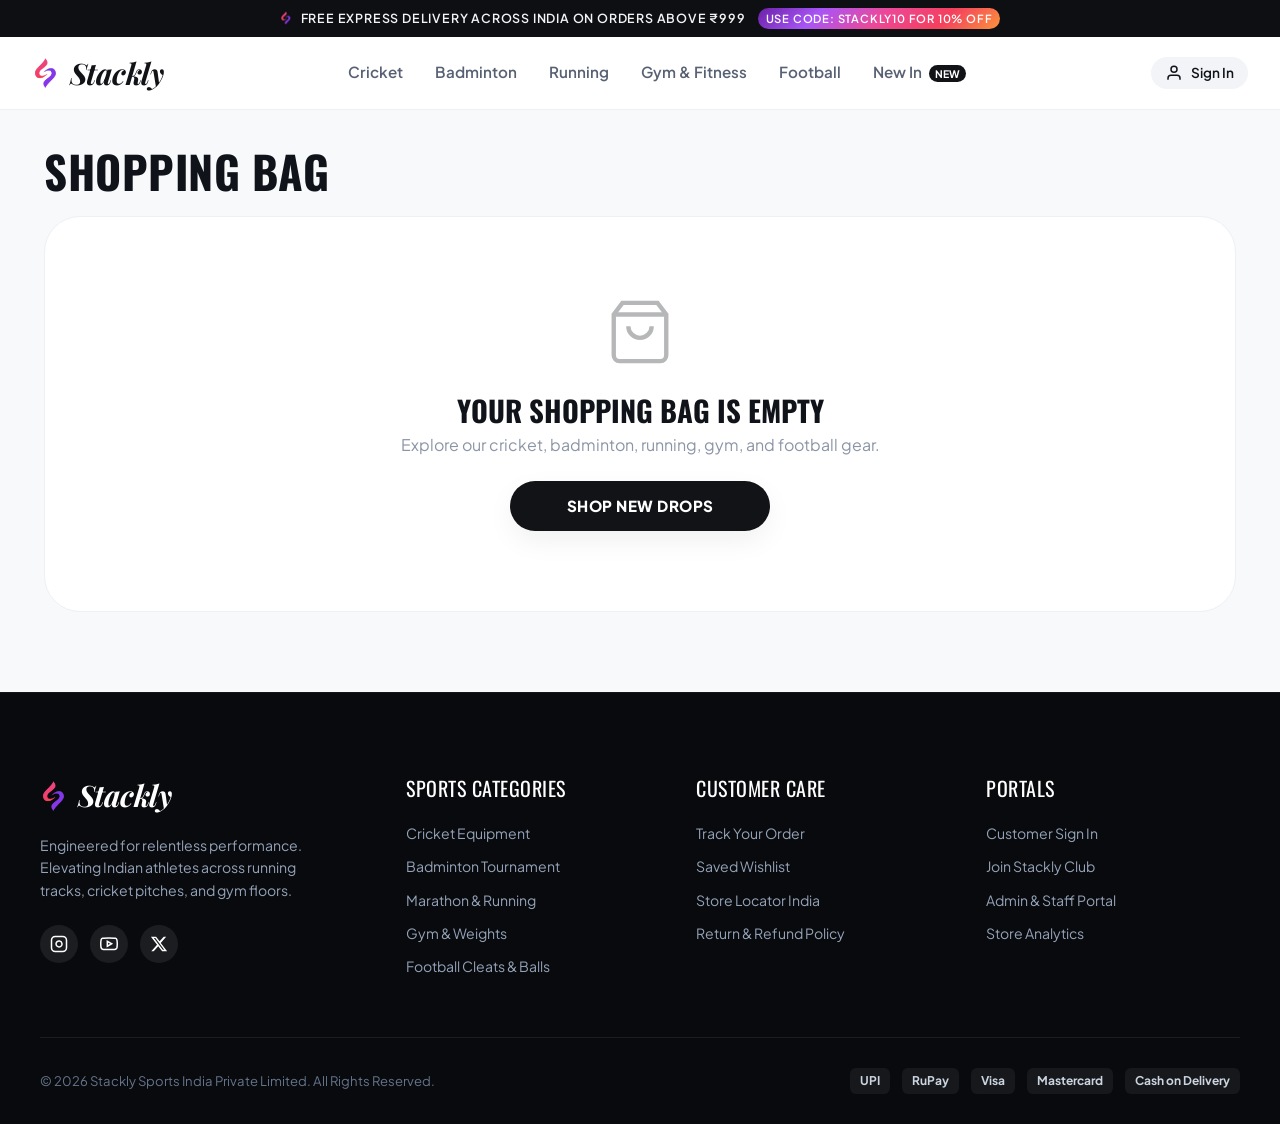
<file: cart.html>
<!DOCTYPE html>
<html lang="en">
<head>
  <meta charset="UTF-8">
  <meta name="viewport" content="width=device-width, initial-scale=1.0">
  <title>Stackly</title>
  <link rel="stylesheet" href="css/style.css">
  <link rel="icon" type="image/webp" href="assets/images/logo.webp">
  <style>
    .cart-grid-layout {
      display: grid;
      grid-template-columns: 1fr 380px;
      gap: 32px;
      align-items: flex-start;
    }
    .cart-summary-card {
      background: #ffffff;
      border-radius: var(--radius-xl);
      padding: 28px;
      border: 1px solid var(--border-subtle);
      box-shadow: var(--shadow-sm);
      position: sticky;
      top: 90px;
    }
    .promo-box {
      display: flex;
      gap: 8px;
      margin: 16px 0;
    }
    .promo-box input {
      flex: 1;
      padding: 10px 14px;
      border-radius: var(--radius-sm);
      border: 1px solid var(--border-light);
      font-weight: 700;
      text-transform: uppercase;
    }
  </style>
  <link rel="stylesheet" href="css/responsive.css">
</head>
<body>

  <div class="top-bar">
    <span><img src="assets/images/logo.webp" alt="Stackly" style="height: 14px; width: auto; vertical-align: -2px; margin-right: 6px; display: inline-block;"> FREE EXPRESS DELIVERY ACROSS INDIA ON ORDERS ABOVE ₹999</span>
    <span class="top-bar-badge">USE CODE: STACKLY10 FOR 10% OFF</span>
  </div>

  <header class="site-header">
    <div class="container-wide nav-wrapper">
      <a href="index.html" class="brand-logo"><img src="assets/images/logo.webp" alt="Stackly" class="brand-logo-img"><span>Stackly</span></a>
      <nav class="main-nav">
        <a href="cricket.html" class="nav-link">Cricket</a>
        <a href="badminton.html" class="nav-link">Badminton</a>
        <a href="running.html" class="nav-link">Running</a>
        <a href="gym.html" class="nav-link">Gym & Fitness</a>
        <a href="football.html" class="nav-link">Football</a>
        <a href="new-in.html" class="nav-link">New In <span class="nav-badge-new">NEW</span></a>
      </nav>
            <!-- Header Actions -->
      <div class="header-actions">
        <a href="login.html" class="account-btn header-account-btn">
          <svg width="18" height="18" fill="none" stroke="currentColor" stroke-width="2" viewBox="0 0 24 24">
            <path d="M20 21v-2a4 4 0 0 0-4-4H8a4 4 0 0 0-4 4v2"/><circle cx="12" cy="7" r="4"/>
          </svg>
          <span>Sign In</span>
        </a>

        <button class="action-icon-btn mobile-menu-toggle" aria-label="Toggle Navigation">
          <svg fill="none" stroke="currentColor" viewBox="0 0 24 24"><line x1="3" y1="12" x2="21" y2="12"/><line x1="3" y1="6" x2="21" y2="6"/><line x1="3" y1="18" x2="21" y2="18"/></svg>
        </button>
      </div>
    </div>
  </header>

  <div class="mobile-nav-overlay"></div>
  <aside class="mobile-nav-drawer">
    <div class="mobile-nav-header"><a href="index.html" class="brand-logo"><img src="assets/images/logo.webp" alt="Stackly" class="brand-logo-img"><span>Stackly</span></a><button class="action-icon-btn mobile-nav-close"><svg fill="none" stroke="currentColor" viewBox="0 0 24 24"><line x1="18" y1="6" x2="6" y2="18"/><line x1="6" y1="6" x2="18" y2="18"/></svg></button></div>
    <div class="mobile-nav-links">
      <a href="index.html">Home</a><a href="cricket.html">Cricket</a><a href="badminton.html">Badminton</a><a href="running.html">Running</a><a href="gym.html">Gym & Fitness</a><a href="football.html">Football</a><a href="new-in.html">New Drops</a>
    </div>
  </aside>

  <main class="container" style="padding: 40px 24px 80px 24px;">
    <h1 class="section-title-condensed" style="font-size: 2.8rem; margin-bottom: 24px;">SHOPPING BAG</h1>

    <div id="cart-empty-state" style="display: none; text-align: center; padding: 80px 20px; background: #fff; border-radius: var(--radius-xl); border: 1px solid var(--border-subtle);">
      <svg style="width: 70px; height: 70px; margin: 0 auto 16px auto; opacity: 0.3;" fill="none" stroke="currentColor" stroke-width="1.5" viewBox="0 0 24 24"><path d="M6 2L3 6v14a2 2 0 0 0 2 2h14a2 2 0 0 0 2-2V6l-3-4z"/><line x1="3" y1="6" x2="21" y2="6"/><path d="M16 10a4 4 0 0 1-8 0"/></svg>
      <h3 style="font-family: var(--font-display); font-size: 1.8rem; text-transform: uppercase;">Your Shopping Bag Is Empty</h3>
      <p style="color: var(--text-muted); margin-bottom: 24px;">Explore our cricket, badminton, running, gym, and football gear.</p>
      <a href="new-in.html" class="cart-checkout-btn" style="max-width: 260px; margin: 0 auto;">Shop New Drops</a>
    </div>

    <div class="cart-grid-layout" id="cart-main-content">
      <div class="dash-card" style="padding: 0; overflow: hidden;" id="cart-page-table">
        <div class="dash-table-wrap">
          <table class="dash-table">
            <thead>
              <tr>
                <th>Product Details</th>
                <th>Price</th>
                <th>Quantity</th>
                <th>Subtotal</th>
              </tr>
            </thead>
            <tbody id="cart-table-tbody"></tbody>
          </table>
        </div>
      </div>

      <div class="cart-summary-card">
        <h3 style="font-family: var(--font-display); font-size: 1.6rem; text-transform: uppercase; margin-bottom: 16px;">ORDER SUMMARY</h3>
        
        <div style="display: flex; justify-content: space-between; margin-bottom: 10px; font-size: 0.95rem;">
          <span style="color: var(--text-secondary);">Bag Subtotal</span>
          <span id="cart-summary-subtotal" style="font-weight: 700;">₹0</span>
        </div>

        <div style="display: flex; justify-content: space-between; margin-bottom: 10px; font-size: 0.95rem;">
          <span style="color: var(--text-secondary);">Coupon Discount</span>
          <span id="cart-summary-discount" style="font-weight: 700; color: var(--accent-green);">₹0</span>
        </div>

        <div style="display: flex; justify-content: space-between; margin-bottom: 16px; font-size: 0.95rem;">
          <span style="color: var(--text-secondary);">Estimated Delivery</span>
          <span id="cart-summary-shipping" style="font-weight: 700; color: #10b981;">FREE</span>
        </div>

        <div class="promo-box">
          <input type="text" id="promo-input" placeholder="Coupon (e.g. STACKLY10)">
          <button type="button" class="action-btn-sm" id="promo-apply-btn" style="background: var(--accent-black); color: #fff; padding: 0 16px;">Apply</button>
        </div>
        <div id="promo-message" style="font-size: 0.78rem; font-weight: 700; margin-bottom: 16px;"></div>

        <div style="border-top: 1px solid var(--border-subtle); padding-top: 16px; display: flex; justify-content: space-between; align-items: baseline; margin-bottom: 20px;">
          <span style="font-size: 1.1rem; font-weight: 800;">Total Amount</span>
          <span id="cart-summary-total" style="font-size: 1.6rem; font-weight: 800;">₹0</span>
        </div>

        <a href="404.html" class="cart-checkout-btn">Proceed to Checkout</a>
        <a href="new-in.html" class="cart-view-all-btn">Continue Shopping</a>
      </div>
    </div>
  </main>

    <!-- Common Footer -->
  <footer class="site-footer">
    <div class="container-wide">
      <div class="footer-grid">
        
        <div class="footer-brand-col">
          <a href="index.html" class="brand-logo"><img src="assets/images/logo.webp" alt="Stackly" class="brand-logo-img"><span>Stackly</span></a>
          <p class="footer-tagline">
            Engineered for relentless performance. Elevating Indian athletes across running tracks, cricket pitches, and gym floors.
          </p>
          <div class="footer-social-links">
            <a href="404.html" class="social-btn" aria-label="Instagram"><svg fill="none" stroke="currentColor" stroke-width="2" viewBox="0 0 24 24"><rect x="2" y="2" width="20" height="20" rx="5" ry="5"/><path d="M16 11.37A4 4 0 1 1 12.63 8 4 4 0 0 1 16 11.37z"/><line x1="17.5" y1="6.5" x2="17.51" y2="6.5"/></svg></a>
            <a href="404.html" class="social-btn" aria-label="YouTube"><svg fill="none" stroke="currentColor" stroke-width="2" viewBox="0 0 24 24"><path d="M22.54 6.42a2.78 2.78 0 0 0-1.94-2C18.88 4 12 4 12 4s-6.88 0-8.6.46a2.78 2.78 0 0 0-1.94 2A29 29 0 0 0 1 11.75a29 29 0 0 0 .46 5.33A2.78 2.78 0 0 0 3.4 19c1.72.46 8.6.46 8.6.46s6.88 0 8.6-.46a2.78 2.78 0 0 0 1.94-2 29 29 0 0 0 .46-5.25 29 29 0 0 0-.46-5.33z"/><polygon points="9.75 15.02 15.5 11.75 9.75 8.48 9.75 15.02"/></svg></a>
            <a href="404.html" class="social-btn" aria-label="Twitter X"><svg fill="currentColor" viewBox="0 0 24 24"><path d="M18.244 2.25h3.308l-7.227 8.26 8.502 11.24H16.17l-5.214-6.817L4.99 21.75H1.68l7.73-8.835L1.254 2.25H8.08l4.713 6.231zm-1.161 17.52h1.833L7.084 4.126H5.117z"/></svg></a>
          </div>
        </div>

        <div>
          <div class="footer-col-title">Sports Categories</div>
          <div class="footer-links-list">
            <a href="cricket.html">Cricket Equipment</a>
            <a href="badminton.html">Badminton Tournament</a>
            <a href="running.html">Marathon & Running</a>
            <a href="gym.html">Gym & Weights</a>
            <a href="football.html">Football Cleats & Balls</a>
          </div>
        </div>

                <div>
          <div class="footer-col-title">Customer Care</div>
          <div class="footer-links-list">
            <a href="404.html">Track Your Order</a>
            <a href="404.html">Saved Wishlist</a>
            <a href="404.html">Store Locator India</a>
            <a href="404.html">Return & Refund Policy</a>
          </div>
        </div>

                <div>
          <div class="footer-col-title">Portals</div>
          <div class="footer-links-list">
            <a href="404.html">Customer Sign In</a>
            <a href="404.html">Join Stackly Club</a>
            <a href="404.html">Admin & Staff Portal</a>
            <a href="404.html">Store Analytics</a>
          </div>
        </div>

      </div>

      <div class="footer-bottom">
        <div>© 2026 Stackly Sports India Private Limited. All Rights Reserved.</div>
        <div class="payment-gateways-list">
          <span class="pay-badge">UPI</span>
          <span class="pay-badge">RuPay</span>
          <span class="pay-badge">Visa</span>
          <span class="pay-badge">Mastercard</span>
          <span class="pay-badge">Cash on Delivery</span>
        </div>
      </div>
    </div>
  </footer>

  <div class="toast-container"></div>

  <script src="js/store.js"></script>
  <script src="js/main.js"></script>
  <script src="js/cart-page.js"></script>
</body>
</html>
</file>
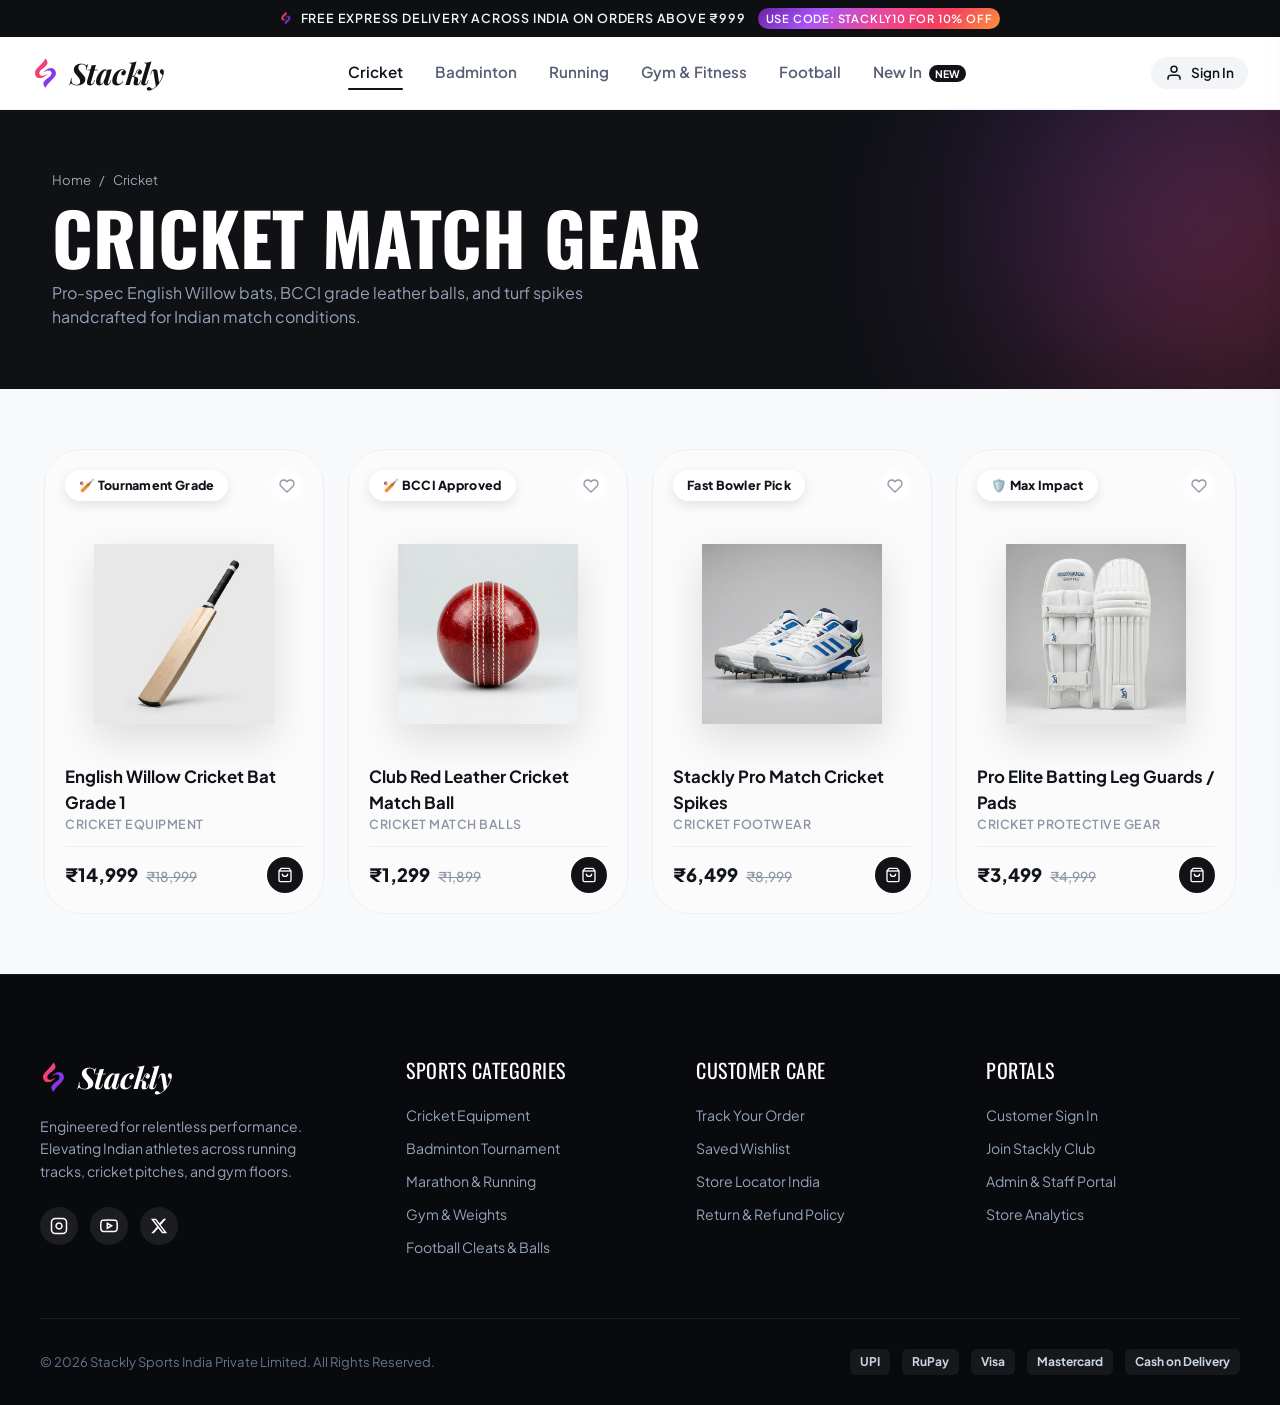
<file: cricket.html>
<!DOCTYPE html>
<html lang="en">
<head>
  <meta charset="UTF-8">
  <meta name="viewport" content="width=device-width, initial-scale=1.0">
  <title>Stackly</title>
  <meta name="description" content="Shop Grade 1 English Willow cricket bats, match leather balls, turf spikes, and pro batting pads.">
  
  <link rel="stylesheet" href="css/style.css">
  <link rel="stylesheet" href="css/responsive.css">
  <link rel="icon" type="image/webp" href="assets/images/logo.webp">
</head>
<body>

  <div class="top-bar">
    <span><img src="assets/images/logo.webp" alt="Stackly" style="height: 14px; width: auto; vertical-align: -2px; margin-right: 6px; display: inline-block;"> FREE EXPRESS DELIVERY ACROSS INDIA ON ORDERS ABOVE ₹999</span>
    <span class="top-bar-badge">USE CODE: STACKLY10 FOR 10% OFF</span>
  </div>

  <header class="site-header">
    <div class="container-wide nav-wrapper">
      <a href="index.html" class="brand-logo"><img src="assets/images/logo.webp" alt="Stackly" class="brand-logo-img"><span>Stackly</span></a>
      <nav class="main-nav">
        <a href="cricket.html" class="nav-link active">Cricket</a>
        <a href="badminton.html" class="nav-link">Badminton</a>
        <a href="running.html" class="nav-link">Running</a>
        <a href="gym.html" class="nav-link">Gym & Fitness</a>
        <a href="football.html" class="nav-link">Football</a>
        <a href="new-in.html" class="nav-link">New In <span class="nav-badge-new">NEW</span></a>
      </nav>
            <!-- Header Actions -->
      <div class="header-actions">
        <a href="login.html" class="account-btn header-account-btn">
          <svg width="18" height="18" fill="none" stroke="currentColor" stroke-width="2" viewBox="0 0 24 24">
            <path d="M20 21v-2a4 4 0 0 0-4-4H8a4 4 0 0 0-4 4v2"/><circle cx="12" cy="7" r="4"/>
          </svg>
          <span>Sign In</span>
        </a>

        <button class="action-icon-btn mobile-menu-toggle" aria-label="Toggle Navigation">
          <svg fill="none" stroke="currentColor" viewBox="0 0 24 24"><line x1="3" y1="12" x2="21" y2="12"/><line x1="3" y1="6" x2="21" y2="6"/><line x1="3" y1="18" x2="21" y2="18"/></svg>
        </button>
      </div>
    </div>
  </header>

  <div class="mobile-nav-overlay"></div>
  <aside class="mobile-nav-drawer">
    <div class="mobile-nav-header"><a href="index.html" class="brand-logo"><img src="assets/images/logo.webp" alt="Stackly" class="brand-logo-img"><span>Stackly</span></a><button class="action-icon-btn mobile-nav-close"><svg fill="none" stroke="currentColor" viewBox="0 0 24 24"><line x1="18" y1="6" x2="6" y2="18"/><line x1="6" y1="6" x2="18" y2="18"/></svg></button></div>
    <div class="mobile-nav-links">
      <a href="index.html">Home</a>
      <a href="cricket.html" class="active">Cricket</a>
      <a href="badminton.html">Badminton</a>
      <a href="running.html">Running</a>
      <a href="gym.html">Gym & Fitness</a>
      <a href="football.html">Football</a>
      <a href="new-in.html">New Drops</a>
    </div>
  </aside>

  <section class="page-hero-banner">
    <div class="container">
      <div class="breadcrumb"><a href="index.html">Home</a> <span>/</span> <span>Cricket</span></div>
      <h1 class="page-hero-title">CRICKET MATCH GEAR</h1>
      <p class="page-hero-desc">Pro-spec English Willow bats, BCCI grade leather balls, and turf spikes handcrafted for Indian match conditions.</p>
    </div>
  </section>

  <main class="container" style="padding: 60px 24px;">
    <div class="products-grid" id="cricket-products-grid"></div>
  </main>

    <!-- Common Footer -->
  <footer class="site-footer">
    <div class="container-wide">
      <div class="footer-grid">
        
        <div class="footer-brand-col">
          <a href="index.html" class="brand-logo"><img src="assets/images/logo.webp" alt="Stackly" class="brand-logo-img"><span>Stackly</span></a>
          <p class="footer-tagline">
            Engineered for relentless performance. Elevating Indian athletes across running tracks, cricket pitches, and gym floors.
          </p>
          <div class="footer-social-links">
            <a href="404.html" class="social-btn" aria-label="Instagram"><svg fill="none" stroke="currentColor" stroke-width="2" viewBox="0 0 24 24"><rect x="2" y="2" width="20" height="20" rx="5" ry="5"/><path d="M16 11.37A4 4 0 1 1 12.63 8 4 4 0 0 1 16 11.37z"/><line x1="17.5" y1="6.5" x2="17.51" y2="6.5"/></svg></a>
            <a href="404.html" class="social-btn" aria-label="YouTube"><svg fill="none" stroke="currentColor" stroke-width="2" viewBox="0 0 24 24"><path d="M22.54 6.42a2.78 2.78 0 0 0-1.94-2C18.88 4 12 4 12 4s-6.88 0-8.6.46a2.78 2.78 0 0 0-1.94 2A29 29 0 0 0 1 11.75a29 29 0 0 0 .46 5.33A2.78 2.78 0 0 0 3.4 19c1.72.46 8.6.46 8.6.46s6.88 0 8.6-.46a2.78 2.78 0 0 0 1.94-2 29 29 0 0 0 .46-5.25 29 29 0 0 0-.46-5.33z"/><polygon points="9.75 15.02 15.5 11.75 9.75 8.48 9.75 15.02"/></svg></a>
            <a href="404.html" class="social-btn" aria-label="Twitter X"><svg fill="currentColor" viewBox="0 0 24 24"><path d="M18.244 2.25h3.308l-7.227 8.26 8.502 11.24H16.17l-5.214-6.817L4.99 21.75H1.68l7.73-8.835L1.254 2.25H8.08l4.713 6.231zm-1.161 17.52h1.833L7.084 4.126H5.117z"/></svg></a>
          </div>
        </div>

        <div>
          <div class="footer-col-title">Sports Categories</div>
          <div class="footer-links-list">
            <a href="cricket.html">Cricket Equipment</a>
            <a href="badminton.html">Badminton Tournament</a>
            <a href="running.html">Marathon & Running</a>
            <a href="gym.html">Gym & Weights</a>
            <a href="football.html">Football Cleats & Balls</a>
          </div>
        </div>

                <div>
          <div class="footer-col-title">Customer Care</div>
          <div class="footer-links-list">
            <a href="404.html">Track Your Order</a>
            <a href="404.html">Saved Wishlist</a>
            <a href="404.html">Store Locator India</a>
            <a href="404.html">Return & Refund Policy</a>
          </div>
        </div>

                <div>
          <div class="footer-col-title">Portals</div>
          <div class="footer-links-list">
            <a href="404.html">Customer Sign In</a>
            <a href="404.html">Join Stackly Club</a>
            <a href="404.html">Admin & Staff Portal</a>
            <a href="404.html">Store Analytics</a>
          </div>
        </div>

      </div>

      <div class="footer-bottom">
        <div>© 2026 Stackly Sports India Private Limited. All Rights Reserved.</div>
        <div class="payment-gateways-list">
          <span class="pay-badge">UPI</span>
          <span class="pay-badge">RuPay</span>
          <span class="pay-badge">Visa</span>
          <span class="pay-badge">Mastercard</span>
          <span class="pay-badge">Cash on Delivery</span>
        </div>
      </div>
    </div>
  </footer>

  <div class="cart-drawer-overlay"></div>
  <aside class="cart-drawer">
    <div class="cart-drawer-header"><div class="cart-drawer-title">YOUR BAG</div><button class="cart-drawer-close-btn"><svg width="20" height="20" fill="none" stroke="currentColor" stroke-width="2" viewBox="0 0 24 24"><line x1="18" y1="6" x2="6" y2="18"/><line x1="6" y1="6" x2="18" y2="18"/></svg></button></div>
    <div class="cart-drawer-items"></div>
    <div class="cart-drawer-footer"><div class="cart-subtotal-row"><span>Estimated Total</span><span class="cart-drawer-subtotal">₹0</span></div><a href="404.html" class="cart-checkout-btn">Proceed to Checkout</a></div>
  </aside>

  <div class="search-modal-overlay"><div class="search-modal-card"><div class="search-input-box"><svg fill="none" stroke="currentColor" viewBox="0 0 24 24"><circle cx="11" cy="11" r="8"/><line x1="21" y1="21" x2="16.65" y2="16.65"/></svg><input type="text" class="search-input-field" placeholder="Search cricket gear..."><button class="search-close-btn">ESC</button></div><div class="search-results-area"></div></div></div>
  <div class="toast-container"></div>

  <script src="js/store.js"></script>
  <script src="js/main.js"></script>
  <script>
    document.addEventListener("DOMContentLoaded", () => {
      const container = document.getElementById("cricket-products-grid");
      const products = Store.getProducts().filter(p => p.sport === "Cricket");
      let html = "";
      products.forEach(p => {
        html += `
          <div class="product-card tilt-effect">
            <div class="product-card-top">
              <span class="card-pill-badge">${p.badge || '🏏 Match Pro'}</span>
              <button class="wishlist-toggle-btn ${Store.isInWishlist(p.id) ? 'active' : ''}" onclick="toggleWishlistProduct('${p.id}', this, event)"><svg width="16" height="16" fill="none" stroke="currentColor" stroke-width="2" viewBox="0 0 24 24"><path d="M20.84 4.61a5.5 5.5 0 0 0-7.78 0L12 5.67l-1.06-1.06a5.5 5.5 0 0 0-7.78 7.78l1.06 1.06L12 21.23l7.78-7.78 1.06-1.06a5.5 5.5 0 0 0 0-7.78z"/></svg></button>
            </div>
            <div class="product-image-container">
              <a href="product-detail.html?id=${p.id}" style="display: flex; justify-content: center; width: 100%;"><img src="${p.image}" alt="${p.name}" loading="lazy"></a>
            </div>
            <div class="product-card-info">
              <a href="product-detail.html?id=${p.id}" class="product-card-title">${p.name}</a>
              <div class="product-card-category">${p.category}</div>
              <div class="product-card-bottom">
                <div class="product-price-box"><span class="current-price">${Store.formatINR(p.price)}</span>${p.originalPrice ? `<span class="original-price">${Store.formatINR(p.originalPrice)}</span>` : ''}</div>
                <div class="card-action-box" data-product-id="${p.id}">
                  ${renderCardActionHtml(p.id)}
                </div>
              </div>
            </div>
          </div>
        `;
      });
      container.innerHTML = html;
    });
  </script>
</body>
</html>
</file>
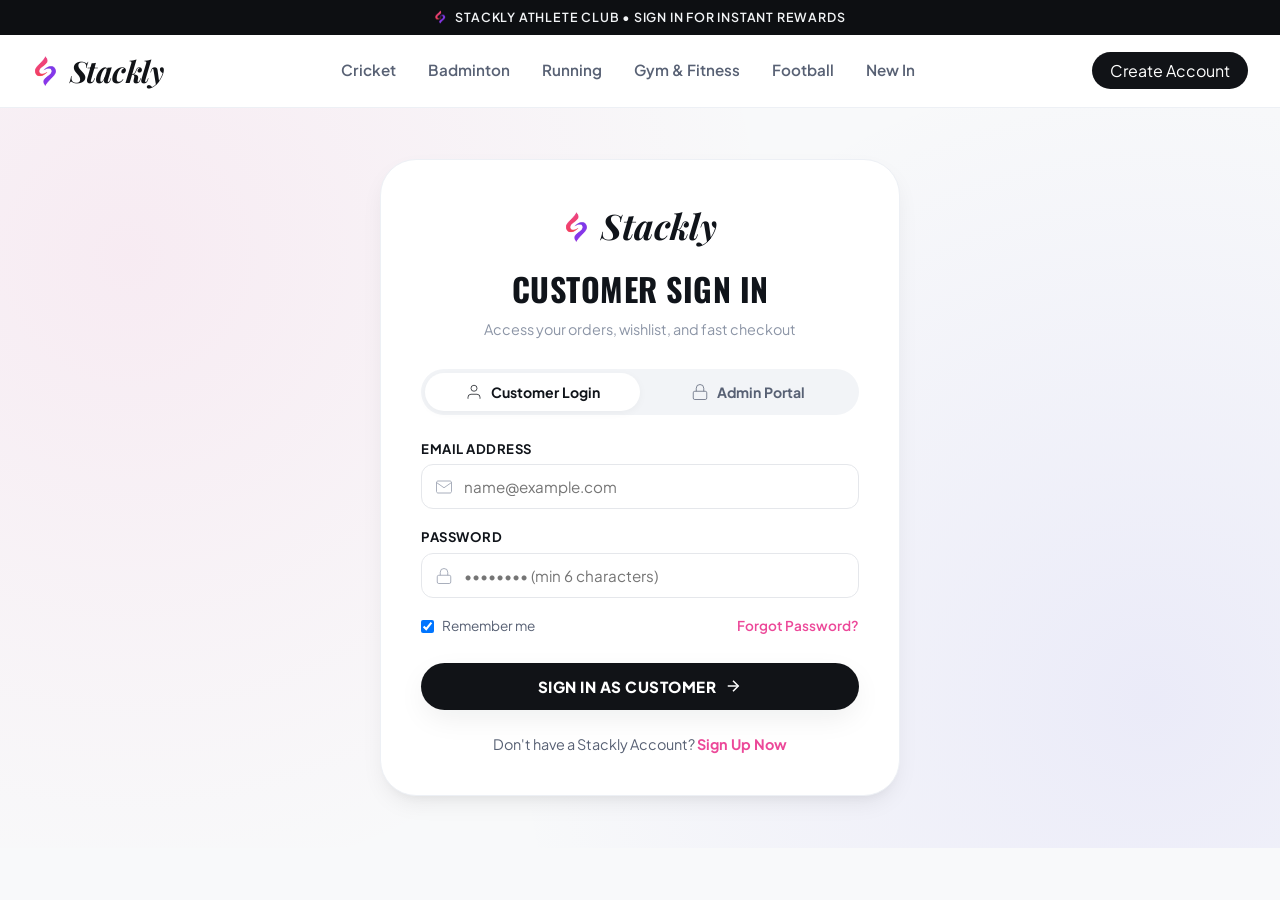
<file: customer-dashboard.html>
<!DOCTYPE html>
<html lang="en">
<head>
  <meta charset="UTF-8">
  <meta name="viewport" content="width=device-width, initial-scale=1.0">
  <title>Stackly</title>
  <link rel="stylesheet" href="css/style.css">
  <link rel="stylesheet" href="css/dashboard.css">
  <link rel="stylesheet" href="css/responsive.css">
  <link rel="icon" type="image/webp" href="assets/images/logo.webp">
</head>
<body>

  <div class="top-bar">
    <span><img src="assets/images/logo.webp" alt="Stackly" style="height: 14px; width: auto; vertical-align: -2px; margin-right: 6px; display: inline-block;"> STACKLY ELITE REWARDS ACTIVE • EARN 5% CASHBACK ON EVERY ATHLETIC DROP</span>
  </div>

  <header class="site-header">
    <div class="container-wide nav-wrapper">
      <a href="index.html" class="brand-logo"><img src="assets/images/logo.webp" alt="Stackly" class="brand-logo-img"><span>Stackly</span></a>
      <nav class="main-nav">
        <a href="cricket.html" class="nav-link">Cricket</a>
        <a href="badminton.html" class="nav-link">Badminton</a>
        <a href="running.html" class="nav-link">Running</a>
        <a href="gym.html" class="nav-link">Gym & Fitness</a>
        <a href="football.html" class="nav-link">Football</a>
        <a href="new-in.html" class="nav-link">New In</a>
      </nav>
            <!-- Header Actions -->
      <div class="header-actions">
        <a href="login.html" class="account-btn header-account-btn">
          <svg width="18" height="18" fill="none" stroke="currentColor" stroke-width="2" viewBox="0 0 24 24">
            <path d="M20 21v-2a4 4 0 0 0-4-4H8a4 4 0 0 0-4 4v2"/><circle cx="12" cy="7" r="4"/>
          </svg>
          <span>Sign In</span>
        </a>

        <button class="action-icon-btn mobile-menu-toggle" aria-label="Toggle Navigation">
          <svg fill="none" stroke="currentColor" viewBox="0 0 24 24"><line x1="3" y1="12" x2="21" y2="12"/><line x1="3" y1="6" x2="21" y2="6"/><line x1="3" y1="18" x2="21" y2="18"/></svg>
        </button>
      </div>
    </div>
  </header>

  <main class="container dashboard-wrapper">
    <div class="dashboard-grid">
      
      <aside class="dashboard-sidebar">
        <div class="sidebar-profile-card">
          <div class="profile-avatar" id="cust-avatar">--</div>
          <div>
            <div class="profile-name" id="cust-display-name">Athlete Member</div>
            <div class="profile-role-badge">Stackly Athlete Member</div>
          </div>
        </div>

        <nav class="dashboard-nav-list">
          <button class="dash-nav-item active" onclick="switchCustTab('orders', this)">
            <svg fill="none" stroke="currentColor" viewBox="0 0 24 24"><path d="M6 2L3 6v14a2 2 0 0 0 2 2h14a2 2 0 0 0 2-2V6l-3-4z"/><line x1="3" y1="6" x2="21" y2="6"/><path d="M16 10a4 4 0 0 1-8 0"/></svg>
            My Orders
          </button>
          <button class="dash-nav-item" onclick="switchCustTab('wishlist', this)">
            <svg fill="none" stroke="currentColor" viewBox="0 0 24 24"><path d="M20.84 4.61a5.5 5.5 0 0 0-7.78 0L12 5.67l-1.06-1.06a5.5 5.5 0 0 0-7.78 7.78l1.06 1.06L12 21.23l7.78-7.78 1.06-1.06a5.5 5.5 0 0 0 0-7.78z"/></svg>
            Saved Wishlist
          </button>
          <button class="dash-nav-item" onclick="switchCustTab('addresses', this)">
            <svg fill="none" stroke="currentColor" viewBox="0 0 24 24"><path d="M21 10c0 7-9 13-9 13s-9-6-9-13a9 9 0 0 1 18 0z"/><circle cx="12" cy="10" r="3"/></svg>
            Saved Addresses
          </button>
          <button class="dash-nav-item" onclick="switchCustTab('rewards', this)">
            <svg fill="none" stroke="currentColor" viewBox="0 0 24 24"><polygon points="12 2 15.09 8.26 22 9.27 17 14.14 18.18 21.02 12 17.77 5.82 21.02 7 14.14 2 9.27 8.91 8.26 12 2"/></svg>
            Stackly Club Points
          </button>
          <button class="dash-nav-item dash-logout-btn" onclick="Store.logoutUser()">
            <svg fill="none" stroke="currentColor" viewBox="0 0 24 24"><path d="M9 21H5a2 2 0 0 1-2-2V5a2 2 0 0 1 2-2h4"/><polyline points="16 17 21 12 16 7"/><line x1="21" y1="12" x2="9" y2="12"/></svg>
            Sign Out
          </button>
        </nav>
      </aside>

      <div class="dashboard-main-content">
        
        <div id="cust-panel-orders" class="cust-tab-panel">
          <div class="dash-section-header">
            <h2 class="dash-title">MY ORDERS & TRACKING</h2>
            <a href="new-in.html" class="action-btn-sm" style="border-radius: var(--radius-full);">Shop More Gear</a>
          </div>

          <div class="dash-card" style="margin-bottom: 24px; background: linear-gradient(to right, #ffffff, #fafbff); border-left: 5px solid #10b981;">
            <div style="display: flex; justify-content: space-between; align-items: flex-start; flex-wrap: wrap; gap: 12px;">
              <div>
                <span class="dash-status-pill delivered" style="margin-bottom: 8px;">LIVE SHIPMENT STATUS</span>
                <h3 style="font-size: 1.15rem; font-weight: 800; color: var(--text-primary);">Order #STK-IND-98242 (Express BlueDart Air)</h3>
                <div style="font-size: 0.85rem; color: var(--text-secondary); margin-top: 2px;">
                  Destination: <strong>Mumbai, Maharashtra (PIN: 400001)</strong>
                </div>
              </div>
              <div style="text-align: right;">
                <div style="font-size: 0.8rem; color: var(--text-muted);">Estimated Delivery</div>
                <div style="font-weight: 800; font-size: 1.05rem; color: #10b981;">Tomorrow by 2:00 PM</div>
              </div>
            </div>

            <div class="order-tracker-stepper">
              <div class="stepper-step completed">
                <div class="step-circle">✓</div>
                <span class="step-label">Order Placed</span>
              </div>
              <div class="stepper-step completed">
                <div class="step-circle">✓</div>
                <span class="step-label">Packed at Hub</span>
              </div>
              <div class="stepper-step active">
                <div class="step-circle">3</div>
                <span class="step-label">Out for Delivery</span>
              </div>
              <div class="stepper-step">
                <div class="step-circle">4</div>
                <span class="step-label">Delivered</span>
              </div>
            </div>
          </div>

          <div class="dash-card" style="padding: 0; overflow: hidden;">
            <div class="dash-table-wrap">
              <table class="dash-table">
                <thead>
                  <tr>
                    <th>Order ID</th>
                    <th>Date</th>
                    <th>Items</th>
                    <th>Total (INR)</th>
                    <th>Status</th>
                  </tr>
                </thead>
                <tbody id="cust-orders-tbody"></tbody>
              </table>
            </div>
          </div>
        </div>

        <div id="cust-panel-wishlist" class="cust-tab-panel" style="display: none;">
          <div class="dash-section-header">
            <h2 class="dash-title">MY SAVED WISHLIST</h2>
          </div>
          <div class="products-grid" id="cust-wishlist-grid"></div>
        </div>

        <div id="cust-panel-addresses" class="cust-tab-panel" style="display: none;">
          <div class="dash-section-header">
            <h2 class="dash-title">SAVED DELIVERY ADDRESSES</h2>
          </div>
          <div class="dash-addresses-grid">
            <div class="dash-card" style="border: 2px solid var(--accent-black);">
              <div style="display: flex; justify-content: space-between; align-items: center; margin-bottom: 8px;">
                <strong style="font-size: 1rem;">Home (Default)</strong>
                <span class="dash-status-pill delivered">Active</span>
              </div>
              <p style="font-size: 0.88rem; color: var(--text-secondary); line-height: 1.5;">
                Flat 402, Olympic Heights, 12th Main Road, Indiranagar, Bengaluru, Karnataka - 560001<br>
                Phone: +91 98765 43210
              </p>
            </div>
            <div class="dash-card">
              <div style="display: flex; justify-content: space-between; align-items: center; margin-bottom: 8px;">
                <strong style="font-size: 1rem;">Office / Training Arena</strong>
              </div>
              <p style="font-size: 0.88rem; color: var(--text-secondary); line-height: 1.5;">
                Stackly Athletic Arena, Bandra Kurla Complex, Bandra East, Mumbai, Maharashtra - 400051<br>
                Phone: +91 98765 43210
              </p>
            </div>
          </div>
        </div>

        <div id="cust-panel-rewards" class="cust-tab-panel" style="display: none;">
          <div class="dash-section-header">
            <h2 class="dash-title">STACKLY CLUB REWARDS</h2>
          </div>
          <div class="dash-card" style="background: var(--accent-black); color: #ffffff; position: relative; overflow: hidden;">
            <div style="font-size: 0.85rem; font-weight: 700; color: #9ca3af; text-transform: uppercase;">Available Athlete Points</div>
            <div style="font-size: 3rem; font-weight: 800; color: #ffffff; margin: 6px 0;">2,450 PTS</div>
            <p style="font-size: 0.9rem; color: #cbd5e1; max-width: 450px;">Worth ₹2,450 on your next athletic purchase. Redeemable at checkout with no minimum order size.</p>
          </div>
        </div>

      </div>

    </div>
  </main>

  <div class="cart-drawer-overlay"></div>
  <aside class="cart-drawer">
    <div class="cart-drawer-header"><div class="cart-drawer-title">YOUR BAG</div><button class="cart-drawer-close-btn"><svg width="20" height="20" fill="none" stroke="currentColor" stroke-width="2" viewBox="0 0 24 24"><line x1="18" y1="6" x2="6" y2="18"/><line x1="6" y1="6" x2="18" y2="18"/></svg></button></div>
    <div class="cart-drawer-items"></div>
    <div class="cart-drawer-footer"><div class="cart-subtotal-row"><span>Estimated Total</span><span class="cart-drawer-subtotal">₹0</span></div><a href="404.html" class="cart-checkout-btn">Proceed to Checkout</a></div>
  </aside>

  <div class="toast-container"></div>

  <script src="js/store.js"></script>
  <script src="js/main.js"></script>
  <script>
    function getNameFromEmail(email) {
      if (!email || !email.includes("@")) return "Athlete Member";
      const localPart = email.split("@")[0];
      const parts = localPart.split(/[._\-+]+/).filter(Boolean);
      if (parts.length === 0) return "Athlete Member";
      return parts
        .map(p => p.charAt(0).toUpperCase() + p.slice(1))
        .join(" ");
    }

    function getInitials(name) {
      if (!name) return "ST";
      const parts = name.trim().split(/\s+/);
      if (parts.length === 1) return parts[0].slice(0, 2).toUpperCase();
      return (parts[0][0] + parts[parts.length - 1][0]).toUpperCase();
    }

    document.addEventListener("DOMContentLoaded", () => {
      const activeUser = Store.getCurrentUser();
      
      if (!activeUser) {
        window.location.href = "login.html";
        return;
      }

      // Always derive username from email for dashboard display
      const displayName = activeUser.email ? getNameFromEmail(activeUser.email) : (activeUser.name || "Athlete Member");
      
      const nameEl = document.getElementById("cust-display-name");
      const avatarEl = document.getElementById("cust-avatar");
      if (nameEl) nameEl.textContent = displayName;
      if (avatarEl) avatarEl.textContent = getInitials(displayName);

      renderCustomerOrders();
      renderCustomerWishlist();

      if (window.location.hash === "#wishlist") {
        const wishlistBtn = document.querySelectorAll(".dash-nav-item")[1];
        if (wishlistBtn) switchCustTab('wishlist', wishlistBtn);
      }
    });

    function switchCustTab(tabId, btn) {
      document.querySelectorAll(".dash-nav-item").forEach(b => b.classList.remove("active"));
      document.querySelectorAll(".cust-tab-panel").forEach(p => p.style.display = "none");
      if (btn) btn.classList.add("active");
      const target = document.getElementById(`cust-panel-${tabId}`);
      if (target) target.style.display = "block";
    }

    function renderCustomerOrders() {
      const tbody = document.getElementById("cust-orders-tbody");
      if (!tbody) return;

      const orders = Store.getOrders();
      if (orders.length === 0) {
        tbody.innerHTML = `<tr><td colspan="5" style="text-align: center; color: var(--text-muted); padding: 40px;">You haven't placed any orders yet.</td></tr>`;
        return;
      }

      let html = "";
      orders.forEach(order => {
        html += `
          <tr>
            <td><strong>#${order.id}</strong></td>
            <td>${order.date}</td>
            <td>${order.items.map(i => `${i.name} (${i.selectedSize || 'Standard'})`).join('<br>')}</td>
            <td><strong>${Store.formatINR(order.total)}</strong></td>
            <td><span class="dash-status-pill ${order.status}">${order.status}</span></td>
          </tr>
        `;
      });
      tbody.innerHTML = html;
    }

    function renderCustomerWishlist() {
      const container = document.getElementById("cust-wishlist-grid");
      if (!container) return;

      const wishlistIds = Store.getWishlist();
      const allProducts = Store.getProducts();
      const wishlistProducts = allProducts.filter(p => wishlistIds.includes(p.id));

      if (wishlistProducts.length === 0) {
        container.innerHTML = `<p style="grid-column: 1/-1; color: var(--text-muted); padding: 30px 0;">Your wishlist is empty. Browse products and click the heart icon to save favorites.</p>`;
        return;
      }

      let html = "";
      wishlistProducts.forEach(p => {
        html += `
          <div class="product-card">
            <div class="product-card-top">
              <span class="card-pill-badge">${p.badge || '★ Saved'}</span>
              <button class="wishlist-toggle-btn active" onclick="toggleWishlistProduct('${p.id}', this, event)"><svg width="16" height="16" fill="none" stroke="currentColor" stroke-width="2" viewBox="0 0 24 24"><path d="M20.84 4.61a5.5 5.5 0 0 0-7.78 0L12 5.67l-1.06-1.06a5.5 5.5 0 0 0-7.78 7.78l1.06 1.06L12 21.23l7.78-7.78 1.06-1.06a5.5 5.5 0 0 0 0-7.78z"/></svg></button>
            </div>
            <div class="product-image-container">
              <a href="product-detail.html?id=${p.id}"><img src="${p.image}" alt="${p.name}"></a>
            </div>
            <div class="product-card-info">
              <a href="product-detail.html?id=${p.id}" class="product-card-title">${p.name}</a>
              <div class="product-card-category">${p.category}</div>
              <div class="product-card-bottom">
                <div class="product-price-box"><span class="current-price">${Store.formatINR(p.price)}</span></div>
                <div class="card-action-box" data-product-id="${p.id}">
                  ${renderCardActionHtml(p.id)}
                </div>
              </div>
            </div>
          </div>
        `;
      });
      container.innerHTML = html;
    }
  </script>
</body>
</html>
</file>
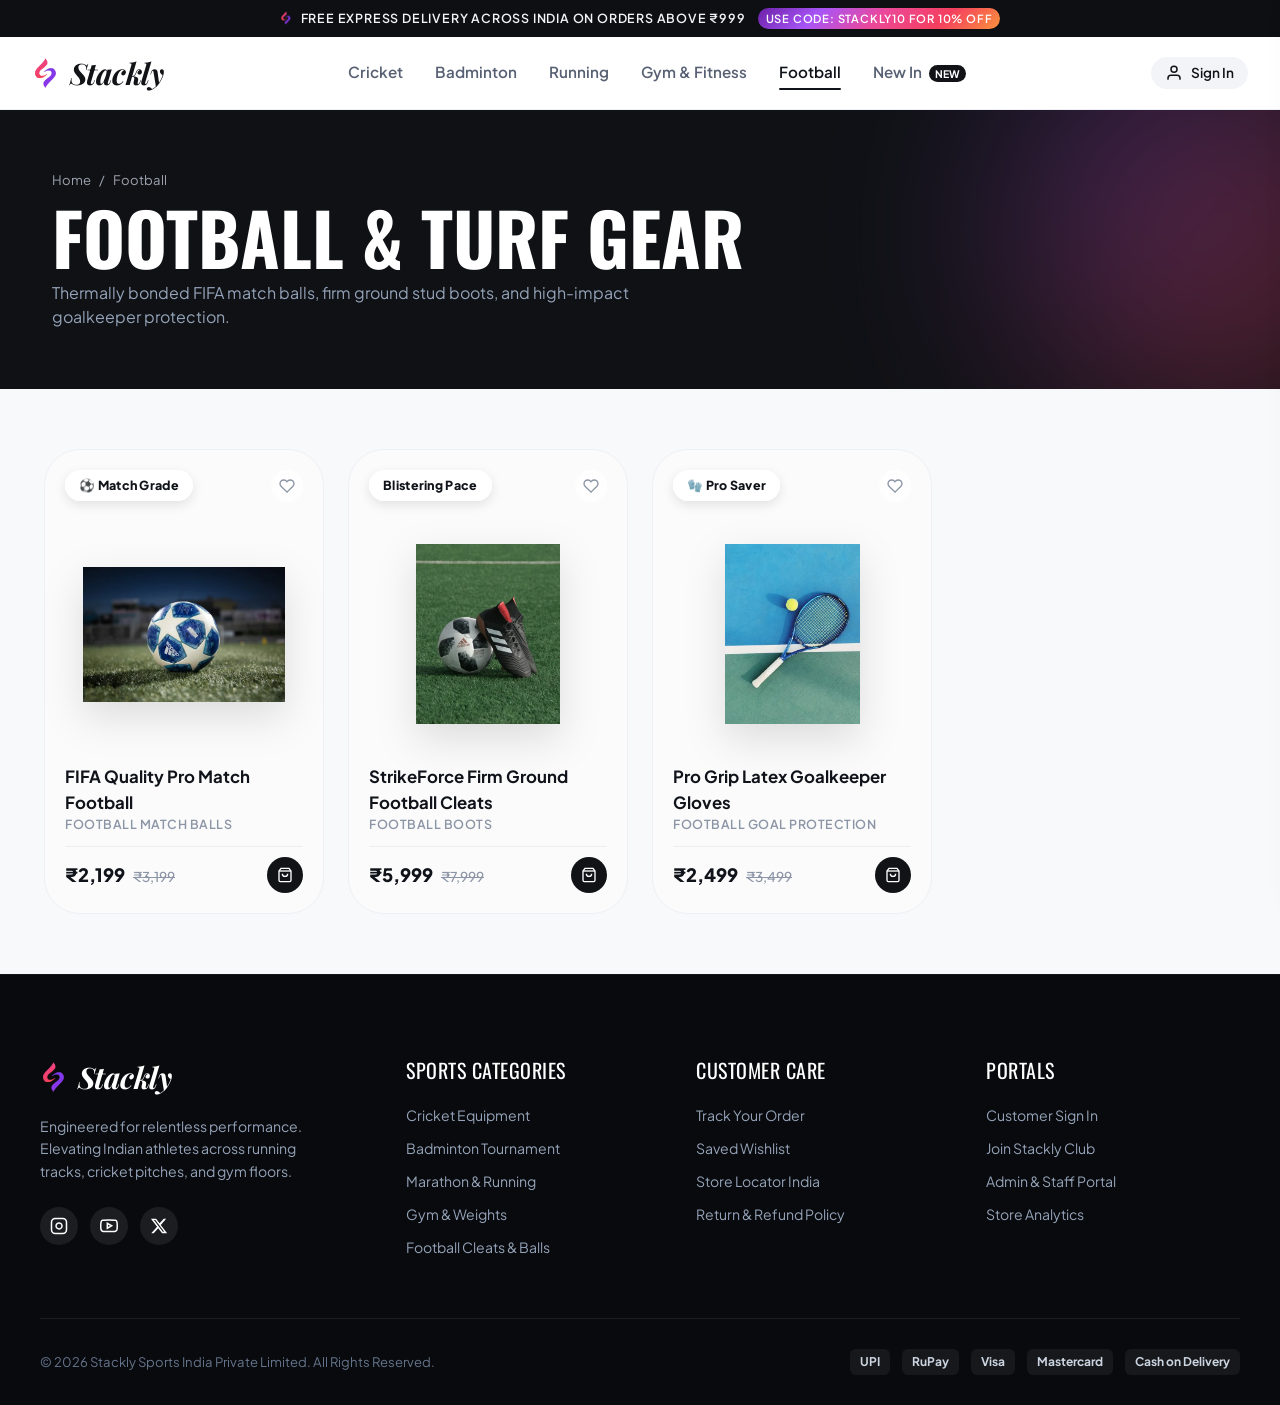
<file: football.html>
<!DOCTYPE html>
<html lang="en">
<head>
  <meta charset="UTF-8">
  <meta name="viewport" content="width=device-width, initial-scale=1.0">
  <title>Stackly</title>
  <meta name="description" content="Shop FIFA match balls, firm ground football cleats, and German latex goalkeeper gloves.">
  
  <link rel="stylesheet" href="css/style.css">
  <link rel="stylesheet" href="css/responsive.css">
  <link rel="icon" type="image/webp" href="assets/images/logo.webp">
</head>
<body>

  <div class="top-bar">
    <span><img src="assets/images/logo.webp" alt="Stackly" style="height: 14px; width: auto; vertical-align: -2px; margin-right: 6px; display: inline-block;"> FREE EXPRESS DELIVERY ACROSS INDIA ON ORDERS ABOVE ₹999</span>
    <span class="top-bar-badge">USE CODE: STACKLY10 FOR 10% OFF</span>
  </div>

  <header class="site-header">
    <div class="container-wide nav-wrapper">
      <a href="index.html" class="brand-logo"><img src="assets/images/logo.webp" alt="Stackly" class="brand-logo-img"><span>Stackly</span></a>
      <nav class="main-nav">
        <a href="cricket.html" class="nav-link">Cricket</a>
        <a href="badminton.html" class="nav-link">Badminton</a>
        <a href="running.html" class="nav-link">Running</a>
        <a href="gym.html" class="nav-link">Gym & Fitness</a>
        <a href="football.html" class="nav-link active">Football</a>
        <a href="new-in.html" class="nav-link">New In <span class="nav-badge-new">NEW</span></a>
      </nav>
            <!-- Header Actions -->
      <div class="header-actions">
        <a href="login.html" class="account-btn header-account-btn">
          <svg width="18" height="18" fill="none" stroke="currentColor" stroke-width="2" viewBox="0 0 24 24">
            <path d="M20 21v-2a4 4 0 0 0-4-4H8a4 4 0 0 0-4 4v2"/><circle cx="12" cy="7" r="4"/>
          </svg>
          <span>Sign In</span>
        </a>

        <button class="action-icon-btn mobile-menu-toggle" aria-label="Toggle Navigation">
          <svg fill="none" stroke="currentColor" viewBox="0 0 24 24"><line x1="3" y1="12" x2="21" y2="12"/><line x1="3" y1="6" x2="21" y2="6"/><line x1="3" y1="18" x2="21" y2="18"/></svg>
        </button>
      </div>
    </div>
  </header>

  <div class="mobile-nav-overlay"></div>
  <aside class="mobile-nav-drawer">
    <div class="mobile-nav-header"><a href="index.html" class="brand-logo"><img src="assets/images/logo.webp" alt="Stackly" class="brand-logo-img"><span>Stackly</span></a><button class="action-icon-btn mobile-nav-close"><svg fill="none" stroke="currentColor" viewBox="0 0 24 24"><line x1="18" y1="6" x2="6" y2="18"/><line x1="6" y1="6" x2="18" y2="18"/></svg></button></div>
    <div class="mobile-nav-links">
      <a href="index.html">Home</a><a href="cricket.html">Cricket</a><a href="badminton.html">Badminton</a><a href="running.html">Running</a><a href="gym.html">Gym & Fitness</a><a href="football.html" class="active">Football</a><a href="new-in.html">New Drops</a>
    </div>
  </aside>

  <section class="page-hero-banner">
    <div class="container">
      <div class="breadcrumb"><a href="index.html">Home</a> <span>/</span> <span>Football</span></div>
      <h1 class="page-hero-title">FOOTBALL & TURF GEAR</h1>
      <p class="page-hero-desc">Thermally bonded FIFA match balls, firm ground stud boots, and high-impact goalkeeper protection.</p>
    </div>
  </section>

  <main class="container" style="padding: 60px 24px;">
    <div class="products-grid" id="football-products-grid"></div>
  </main>

    <!-- Common Footer -->
  <footer class="site-footer">
    <div class="container-wide">
      <div class="footer-grid">
        
        <div class="footer-brand-col">
          <a href="index.html" class="brand-logo"><img src="assets/images/logo.webp" alt="Stackly" class="brand-logo-img"><span>Stackly</span></a>
          <p class="footer-tagline">
            Engineered for relentless performance. Elevating Indian athletes across running tracks, cricket pitches, and gym floors.
          </p>
          <div class="footer-social-links">
            <a href="404.html" class="social-btn" aria-label="Instagram"><svg fill="none" stroke="currentColor" stroke-width="2" viewBox="0 0 24 24"><rect x="2" y="2" width="20" height="20" rx="5" ry="5"/><path d="M16 11.37A4 4 0 1 1 12.63 8 4 4 0 0 1 16 11.37z"/><line x1="17.5" y1="6.5" x2="17.51" y2="6.5"/></svg></a>
            <a href="404.html" class="social-btn" aria-label="YouTube"><svg fill="none" stroke="currentColor" stroke-width="2" viewBox="0 0 24 24"><path d="M22.54 6.42a2.78 2.78 0 0 0-1.94-2C18.88 4 12 4 12 4s-6.88 0-8.6.46a2.78 2.78 0 0 0-1.94 2A29 29 0 0 0 1 11.75a29 29 0 0 0 .46 5.33A2.78 2.78 0 0 0 3.4 19c1.72.46 8.6.46 8.6.46s6.88 0 8.6-.46a2.78 2.78 0 0 0 1.94-2 29 29 0 0 0 .46-5.25 29 29 0 0 0-.46-5.33z"/><polygon points="9.75 15.02 15.5 11.75 9.75 8.48 9.75 15.02"/></svg></a>
            <a href="404.html" class="social-btn" aria-label="Twitter X"><svg fill="currentColor" viewBox="0 0 24 24"><path d="M18.244 2.25h3.308l-7.227 8.26 8.502 11.24H16.17l-5.214-6.817L4.99 21.75H1.68l7.73-8.835L1.254 2.25H8.08l4.713 6.231zm-1.161 17.52h1.833L7.084 4.126H5.117z"/></svg></a>
          </div>
        </div>

        <div>
          <div class="footer-col-title">Sports Categories</div>
          <div class="footer-links-list">
            <a href="cricket.html">Cricket Equipment</a>
            <a href="badminton.html">Badminton Tournament</a>
            <a href="running.html">Marathon & Running</a>
            <a href="gym.html">Gym & Weights</a>
            <a href="football.html">Football Cleats & Balls</a>
          </div>
        </div>

                <div>
          <div class="footer-col-title">Customer Care</div>
          <div class="footer-links-list">
            <a href="404.html">Track Your Order</a>
            <a href="404.html">Saved Wishlist</a>
            <a href="404.html">Store Locator India</a>
            <a href="404.html">Return & Refund Policy</a>
          </div>
        </div>

                <div>
          <div class="footer-col-title">Portals</div>
          <div class="footer-links-list">
            <a href="404.html">Customer Sign In</a>
            <a href="404.html">Join Stackly Club</a>
            <a href="404.html">Admin & Staff Portal</a>
            <a href="404.html">Store Analytics</a>
          </div>
        </div>

      </div>

      <div class="footer-bottom">
        <div>© 2026 Stackly Sports India Private Limited. All Rights Reserved.</div>
        <div class="payment-gateways-list">
          <span class="pay-badge">UPI</span>
          <span class="pay-badge">RuPay</span>
          <span class="pay-badge">Visa</span>
          <span class="pay-badge">Mastercard</span>
          <span class="pay-badge">Cash on Delivery</span>
        </div>
      </div>
    </div>
  </footer>

  <div class="cart-drawer-overlay"></div>
  <aside class="cart-drawer">
    <div class="cart-drawer-header"><div class="cart-drawer-title">YOUR BAG</div><button class="cart-drawer-close-btn"><svg width="20" height="20" fill="none" stroke="currentColor" stroke-width="2" viewBox="0 0 24 24"><line x1="18" y1="6" x2="6" y2="18"/><line x1="6" y1="6" x2="18" y2="18"/></svg></button></div>
    <div class="cart-drawer-items"></div>
    <div class="cart-drawer-footer"><div class="cart-subtotal-row"><span>Estimated Total</span><span class="cart-drawer-subtotal">₹0</span></div><a href="404.html" class="cart-checkout-btn">Proceed to Checkout</a></div>
  </aside>

  <div class="search-modal-overlay"><div class="search-modal-card"><div class="search-input-box"><svg fill="none" stroke="currentColor" viewBox="0 0 24 24"><circle cx="11" cy="11" r="8"/><line x1="21" y1="21" x2="16.65" y2="16.65"/></svg><input type="text" class="search-input-field" placeholder="Search football gear..."><button class="search-close-btn">ESC</button></div><div class="search-results-area"></div></div></div>
  <div class="toast-container"></div>

  <script src="js/store.js"></script>
  <script src="js/main.js"></script>
  <script>
    document.addEventListener("DOMContentLoaded", () => {
      const container = document.getElementById("football-products-grid");
      const products = Store.getProducts().filter(p => p.sport === "Football");
      let html = "";
      products.forEach(p => {
        html += `
          <div class="product-card tilt-effect">
            <div class="product-card-top">
              <span class="card-pill-badge">${p.badge || '⚽ Pro Match'}</span>
              <button class="wishlist-toggle-btn ${Store.isInWishlist(p.id) ? 'active' : ''}" onclick="toggleWishlistProduct('${p.id}', this, event)"><svg width="16" height="16" fill="none" stroke="currentColor" stroke-width="2" viewBox="0 0 24 24"><path d="M20.84 4.61a5.5 5.5 0 0 0-7.78 0L12 5.67l-1.06-1.06a5.5 5.5 0 0 0-7.78 7.78l1.06 1.06L12 21.23l7.78-7.78 1.06-1.06a5.5 5.5 0 0 0 0-7.78z"/></svg></button>
            </div>
            <div class="product-image-container">
              <a href="product-detail.html?id=${p.id}" style="display: flex; justify-content: center; width: 100%;"><img src="${p.image}" alt="${p.name}" loading="lazy"></a>
            </div>
            <div class="product-card-info">
              <a href="product-detail.html?id=${p.id}" class="product-card-title">${p.name}</a>
              <div class="product-card-category">${p.category}</div>
              <div class="product-card-bottom">
                <div class="product-price-box"><span class="current-price">${Store.formatINR(p.price)}</span>${p.originalPrice ? `<span class="original-price">${Store.formatINR(p.originalPrice)}</span>` : ''}</div>
                <div class="card-action-box" data-product-id="${p.id}">
                  ${renderCardActionHtml(p.id)}
                </div>
              </div>
            </div>
          </div>
        `;
      });
      container.innerHTML = html;
    });
  </script>
</body>
</html>
</file>
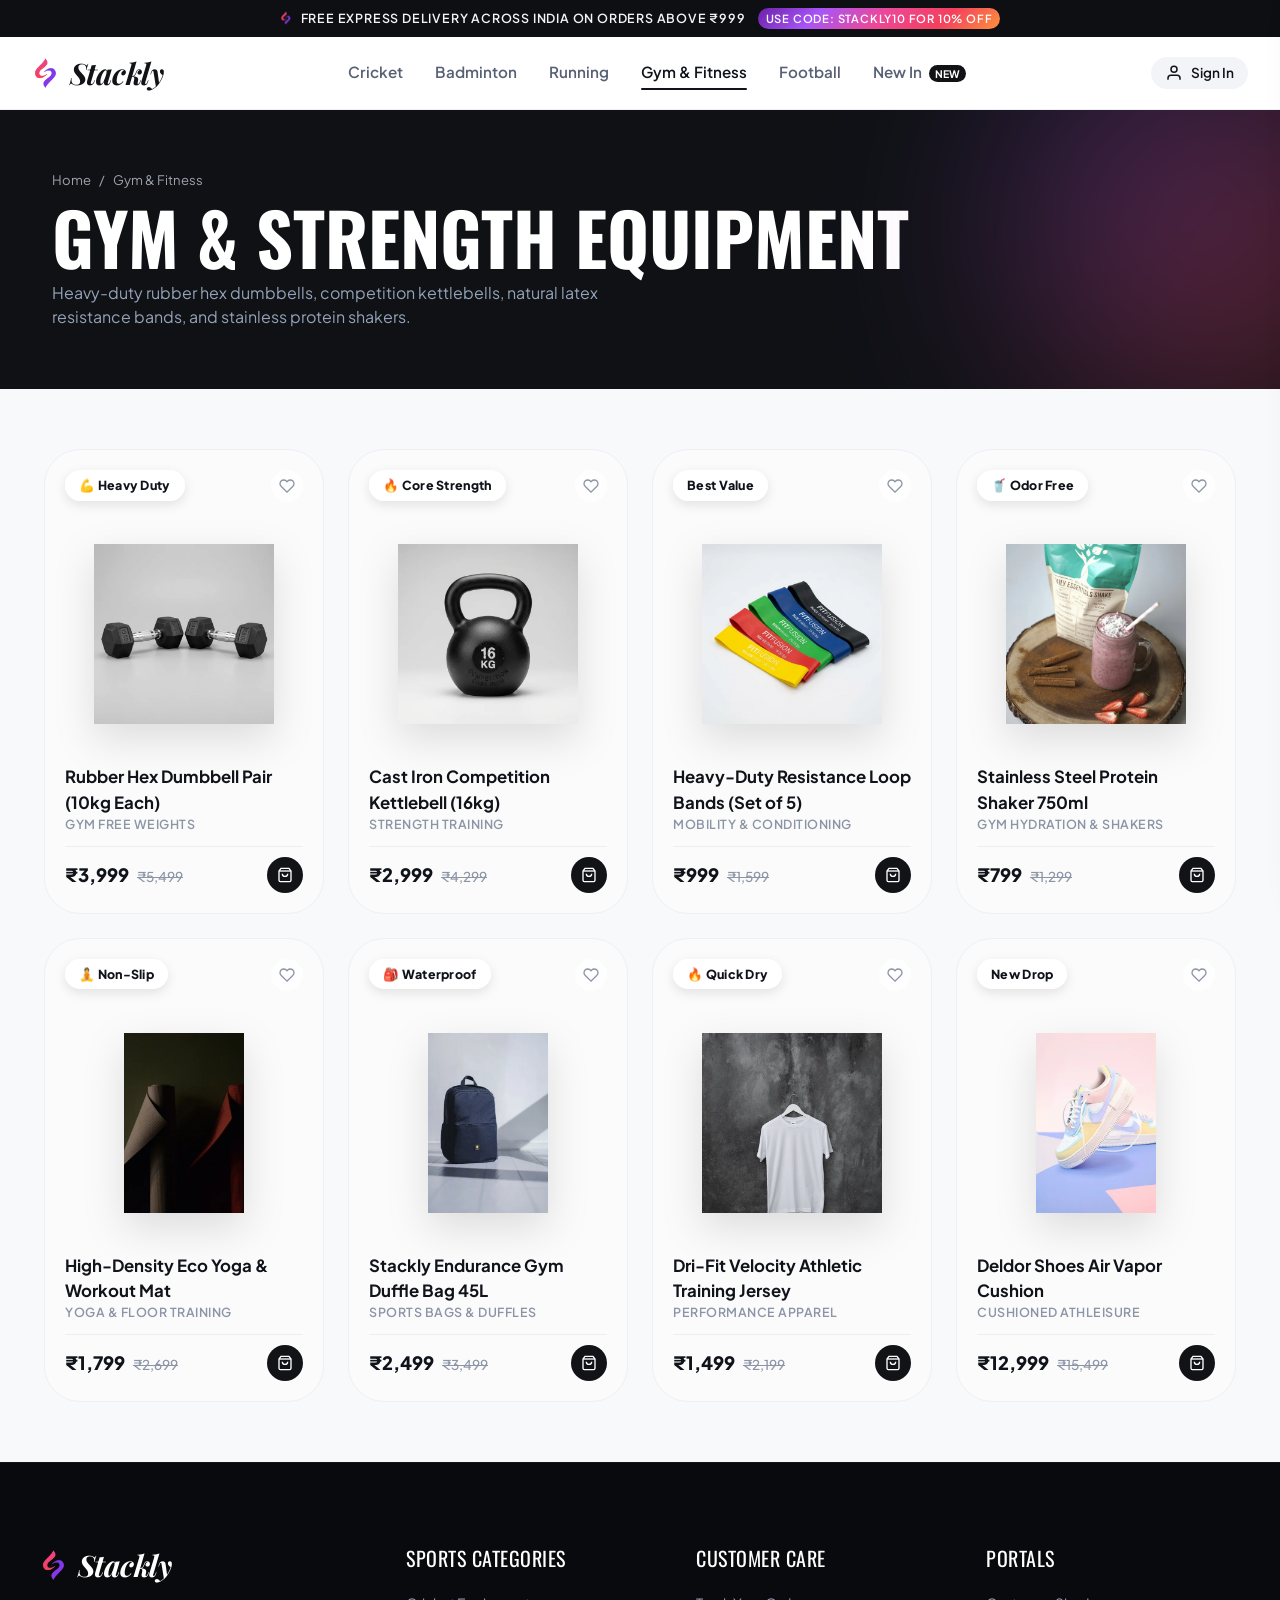
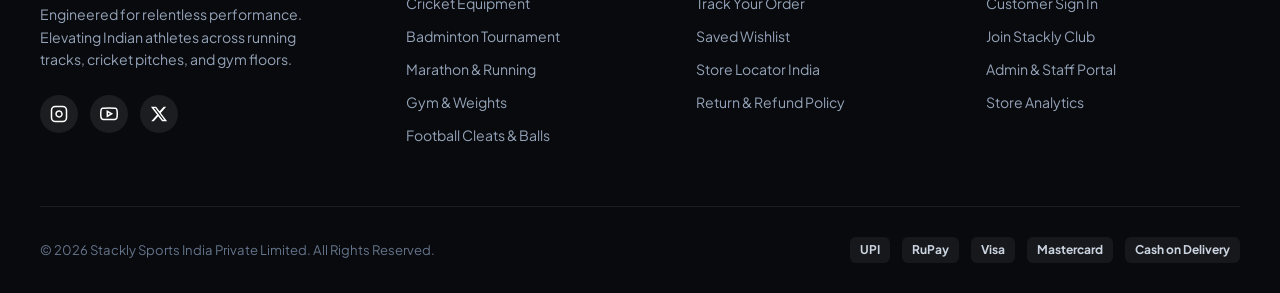
<file: gym.html>
<!DOCTYPE html>
<html lang="en">
<head>
  <meta charset="UTF-8">
  <meta name="viewport" content="width=device-width, initial-scale=1.0">
  <title>Stackly</title>
  <meta name="description" content="Shop rubber hex dumbbells, cast iron kettlebells, heavy duty resistance bands, yoga mats, and gym shakers.">
  
  <link rel="stylesheet" href="css/style.css">
  <link rel="stylesheet" href="css/responsive.css">
  <link rel="icon" type="image/webp" href="assets/images/logo.webp">
</head>
<body>

  <div class="top-bar">
    <span><img src="assets/images/logo.webp" alt="Stackly" style="height: 14px; width: auto; vertical-align: -2px; margin-right: 6px; display: inline-block;"> FREE EXPRESS DELIVERY ACROSS INDIA ON ORDERS ABOVE ₹999</span>
    <span class="top-bar-badge">USE CODE: STACKLY10 FOR 10% OFF</span>
  </div>

  <header class="site-header">
    <div class="container-wide nav-wrapper">
      <a href="index.html" class="brand-logo"><img src="assets/images/logo.webp" alt="Stackly" class="brand-logo-img"><span>Stackly</span></a>
      <nav class="main-nav">
        <a href="cricket.html" class="nav-link">Cricket</a>
        <a href="badminton.html" class="nav-link">Badminton</a>
        <a href="running.html" class="nav-link">Running</a>
        <a href="gym.html" class="nav-link active">Gym & Fitness</a>
        <a href="football.html" class="nav-link">Football</a>
        <a href="new-in.html" class="nav-link">New In <span class="nav-badge-new">NEW</span></a>
      </nav>
            <!-- Header Actions -->
      <div class="header-actions">
        <a href="login.html" class="account-btn header-account-btn">
          <svg width="18" height="18" fill="none" stroke="currentColor" stroke-width="2" viewBox="0 0 24 24">
            <path d="M20 21v-2a4 4 0 0 0-4-4H8a4 4 0 0 0-4 4v2"/><circle cx="12" cy="7" r="4"/>
          </svg>
          <span>Sign In</span>
        </a>

        <button class="action-icon-btn mobile-menu-toggle" aria-label="Toggle Navigation">
          <svg fill="none" stroke="currentColor" viewBox="0 0 24 24"><line x1="3" y1="12" x2="21" y2="12"/><line x1="3" y1="6" x2="21" y2="6"/><line x1="3" y1="18" x2="21" y2="18"/></svg>
        </button>
      </div>
    </div>
  </header>

  <div class="mobile-nav-overlay"></div>
  <aside class="mobile-nav-drawer">
    <div class="mobile-nav-header"><a href="index.html" class="brand-logo"><img src="assets/images/logo.webp" alt="Stackly" class="brand-logo-img"><span>Stackly</span></a><button class="action-icon-btn mobile-nav-close"><svg fill="none" stroke="currentColor" viewBox="0 0 24 24"><line x1="18" y1="6" x2="6" y2="18"/><line x1="6" y1="6" x2="18" y2="18"/></svg></button></div>
    <div class="mobile-nav-links">
      <a href="index.html">Home</a><a href="cricket.html">Cricket</a><a href="badminton.html">Badminton</a><a href="running.html">Running</a><a href="gym.html" class="active">Gym & Fitness</a><a href="football.html">Football</a><a href="new-in.html">New Drops</a>
    </div>
  </aside>

  <section class="page-hero-banner">
    <div class="container">
      <div class="breadcrumb"><a href="index.html">Home</a> <span>/</span> <span>Gym & Fitness</span></div>
      <h1 class="page-hero-title">GYM & STRENGTH EQUIPMENT</h1>
      <p class="page-hero-desc">Heavy-duty rubber hex dumbbells, competition kettlebells, natural latex resistance bands, and stainless protein shakers.</p>
    </div>
  </section>

  <main class="container" style="padding: 60px 24px;">
    <div class="products-grid" id="gym-products-grid"></div>
  </main>

    <!-- Common Footer -->
  <footer class="site-footer">
    <div class="container-wide">
      <div class="footer-grid">
        
        <div class="footer-brand-col">
          <a href="index.html" class="brand-logo"><img src="assets/images/logo.webp" alt="Stackly" class="brand-logo-img"><span>Stackly</span></a>
          <p class="footer-tagline">
            Engineered for relentless performance. Elevating Indian athletes across running tracks, cricket pitches, and gym floors.
          </p>
          <div class="footer-social-links">
            <a href="404.html" class="social-btn" aria-label="Instagram"><svg fill="none" stroke="currentColor" stroke-width="2" viewBox="0 0 24 24"><rect x="2" y="2" width="20" height="20" rx="5" ry="5"/><path d="M16 11.37A4 4 0 1 1 12.63 8 4 4 0 0 1 16 11.37z"/><line x1="17.5" y1="6.5" x2="17.51" y2="6.5"/></svg></a>
            <a href="404.html" class="social-btn" aria-label="YouTube"><svg fill="none" stroke="currentColor" stroke-width="2" viewBox="0 0 24 24"><path d="M22.54 6.42a2.78 2.78 0 0 0-1.94-2C18.88 4 12 4 12 4s-6.88 0-8.6.46a2.78 2.78 0 0 0-1.94 2A29 29 0 0 0 1 11.75a29 29 0 0 0 .46 5.33A2.78 2.78 0 0 0 3.4 19c1.72.46 8.6.46 8.6.46s6.88 0 8.6-.46a2.78 2.78 0 0 0 1.94-2 29 29 0 0 0 .46-5.25 29 29 0 0 0-.46-5.33z"/><polygon points="9.75 15.02 15.5 11.75 9.75 8.48 9.75 15.02"/></svg></a>
            <a href="404.html" class="social-btn" aria-label="Twitter X"><svg fill="currentColor" viewBox="0 0 24 24"><path d="M18.244 2.25h3.308l-7.227 8.26 8.502 11.24H16.17l-5.214-6.817L4.99 21.75H1.68l7.73-8.835L1.254 2.25H8.08l4.713 6.231zm-1.161 17.52h1.833L7.084 4.126H5.117z"/></svg></a>
          </div>
        </div>

        <div>
          <div class="footer-col-title">Sports Categories</div>
          <div class="footer-links-list">
            <a href="cricket.html">Cricket Equipment</a>
            <a href="badminton.html">Badminton Tournament</a>
            <a href="running.html">Marathon & Running</a>
            <a href="gym.html">Gym & Weights</a>
            <a href="football.html">Football Cleats & Balls</a>
          </div>
        </div>

                <div>
          <div class="footer-col-title">Customer Care</div>
          <div class="footer-links-list">
            <a href="404.html">Track Your Order</a>
            <a href="404.html">Saved Wishlist</a>
            <a href="404.html">Store Locator India</a>
            <a href="404.html">Return & Refund Policy</a>
          </div>
        </div>

                <div>
          <div class="footer-col-title">Portals</div>
          <div class="footer-links-list">
            <a href="404.html">Customer Sign In</a>
            <a href="404.html">Join Stackly Club</a>
            <a href="404.html">Admin & Staff Portal</a>
            <a href="404.html">Store Analytics</a>
          </div>
        </div>

      </div>

      <div class="footer-bottom">
        <div>© 2026 Stackly Sports India Private Limited. All Rights Reserved.</div>
        <div class="payment-gateways-list">
          <span class="pay-badge">UPI</span>
          <span class="pay-badge">RuPay</span>
          <span class="pay-badge">Visa</span>
          <span class="pay-badge">Mastercard</span>
          <span class="pay-badge">Cash on Delivery</span>
        </div>
      </div>
    </div>
  </footer>

  <div class="cart-drawer-overlay"></div>
  <aside class="cart-drawer">
    <div class="cart-drawer-header"><div class="cart-drawer-title">YOUR BAG</div><button class="cart-drawer-close-btn"><svg width="20" height="20" fill="none" stroke="currentColor" stroke-width="2" viewBox="0 0 24 24"><line x1="18" y1="6" x2="6" y2="18"/><line x1="6" y1="6" x2="18" y2="18"/></svg></button></div>
    <div class="cart-drawer-items"></div>
    <div class="cart-drawer-footer"><div class="cart-subtotal-row"><span>Estimated Total</span><span class="cart-drawer-subtotal">₹0</span></div><a href="404.html" class="cart-checkout-btn">Proceed to Checkout</a></div>
  </aside>

  <div class="search-modal-overlay"><div class="search-modal-card"><div class="search-input-box"><svg fill="none" stroke="currentColor" viewBox="0 0 24 24"><circle cx="11" cy="11" r="8"/><line x1="21" y1="21" x2="16.65" y2="16.65"/></svg><input type="text" class="search-input-field" placeholder="Search gym gear, dumbbells..."><button class="search-close-btn">ESC</button></div><div class="search-results-area"></div></div></div>
  <div class="toast-container"></div>

  <script src="js/store.js"></script>
  <script src="js/main.js"></script>
  <script>
    document.addEventListener("DOMContentLoaded", () => {
      const container = document.getElementById("gym-products-grid");
      const products = Store.getProducts().filter(p => p.sport === "Gym" || p.categoryKey === "gym");
      let html = "";
      products.forEach(p => {
        html += `
          <div class="product-card tilt-effect">
            <div class="product-card-top">
              <span class="card-pill-badge">${p.badge || '💪 Strength Pro'}</span>
              <button class="wishlist-toggle-btn ${Store.isInWishlist(p.id) ? 'active' : ''}" onclick="toggleWishlistProduct('${p.id}', this, event)"><svg width="16" height="16" fill="none" stroke="currentColor" stroke-width="2" viewBox="0 0 24 24"><path d="M20.84 4.61a5.5 5.5 0 0 0-7.78 0L12 5.67l-1.06-1.06a5.5 5.5 0 0 0-7.78 7.78l1.06 1.06L12 21.23l7.78-7.78 1.06-1.06a5.5 5.5 0 0 0 0-7.78z"/></svg></button>
            </div>
            <div class="product-image-container">
              <a href="product-detail.html?id=${p.id}" style="display: flex; justify-content: center; width: 100%;"><img src="${p.image}" alt="${p.name}" loading="lazy"></a>
            </div>
            <div class="product-card-info">
              <a href="product-detail.html?id=${p.id}" class="product-card-title">${p.name}</a>
              <div class="product-card-category">${p.category}</div>
              <div class="product-card-bottom">
                <div class="product-price-box"><span class="current-price">${Store.formatINR(p.price)}</span>${p.originalPrice ? `<span class="original-price">${Store.formatINR(p.originalPrice)}</span>` : ''}</div>
                <div class="card-action-box" data-product-id="${p.id}">
                  ${renderCardActionHtml(p.id)}
                </div>
              </div>
            </div>
          </div>
        `;
      });
      container.innerHTML = html;
    });
  </script>
</body>
</html>
</file>
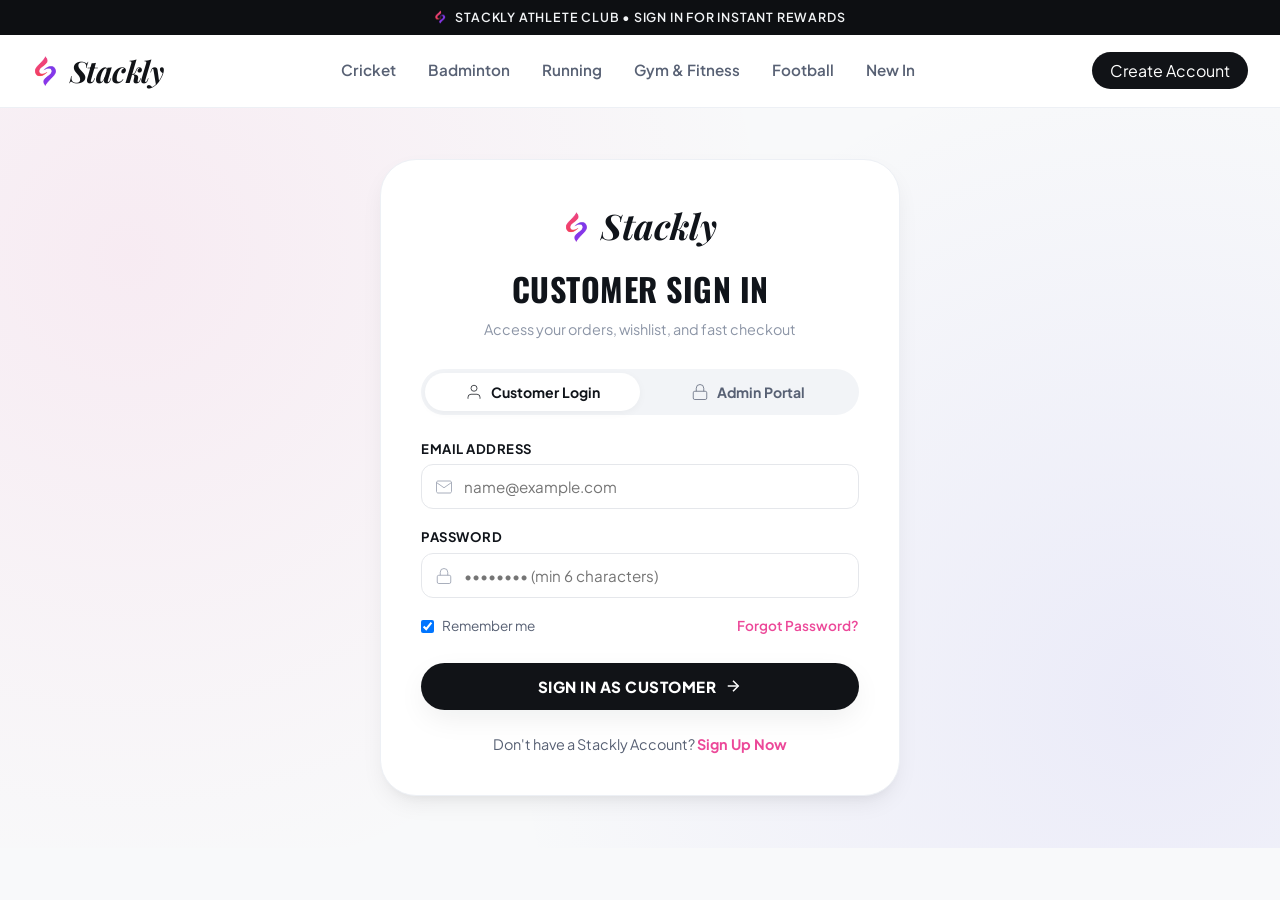
<file: login.html>
<!DOCTYPE html>
<html lang="en">
<head>
  <meta charset="UTF-8">
  <meta name="viewport" content="width=device-width, initial-scale=1.0">
  <title>Stackly</title>
  <link rel="stylesheet" href="css/style.css">
  <link rel="stylesheet" href="css/auth.css">
  <link rel="stylesheet" href="css/responsive.css">
  <link rel="icon" type="image/webp" href="assets/images/logo.webp">
</head>
<body>

  <!-- Top Announcement Bar -->
  <div class="top-bar">
    <span><img src="assets/images/logo.webp" alt="Stackly" style="height: 14px; width: auto; vertical-align: -2px; margin-right: 6px; display: inline-block;"> STACKLY ATHLETE CLUB • SIGN IN FOR INSTANT REWARDS</span>
  </div>

  <!-- Header -->
  <header class="site-header">
    <div class="container-wide nav-wrapper">
      <a href="index.html" class="brand-logo"><img src="assets/images/logo.webp" alt="Stackly" class="brand-logo-img"><span>Stackly</span></a>
      <nav class="main-nav">
        <a href="cricket.html" class="nav-link">Cricket</a>
        <a href="badminton.html" class="nav-link">Badminton</a>
        <a href="running.html" class="nav-link">Running</a>
        <a href="gym.html" class="nav-link">Gym & Fitness</a>
        <a href="football.html" class="nav-link">Football</a>
        <a href="new-in.html" class="nav-link">New In</a>
      </nav>
      <div>
        <a href="signup.html" class="action-btn-sm" style="background: var(--accent-black); color: #fff; border-radius: var(--radius-full); padding: 8px 18px;">Create Account</a>
      </div>
    </div>
  </header>

  <main class="auth-page-container">
    <!-- No hover float / tilt effect on auth card as requested -->
    <div class="auth-card-wrap">
      
      <div class="auth-header">
        <a href="index.html" class="auth-logo"><img src="assets/images/logo.webp" alt="Stackly" class="brand-logo-img"><span>Stackly</span></a>
        <h1 class="auth-title" id="auth-form-title">Customer Sign In</h1>
        <p class="auth-sub" id="auth-form-sub">Access your orders, wishlist, and fast checkout</p>
      </div>

      <!-- Role Switcher (Customer vs Admin) -->
      <div class="role-switch-tabs">
        <button type="button" class="role-tab-btn active" id="tab-customer">
          <svg fill="none" stroke="currentColor" viewBox="0 0 24 24"><path d="M20 21v-2a4 4 0 0 0-4-4H8a4 4 0 0 0-4 4v2"/><circle cx="12" cy="7" r="4"/></svg>
          Customer Login
        </button>
        <button type="button" class="role-tab-btn" id="tab-admin">
          <svg fill="none" stroke="currentColor" viewBox="0 0 24 24"><rect x="3" y="11" width="18" height="11" rx="2" ry="2"/><path d="M7 11V7a5 5 0 0 1 10 0v4"/></svg>
          Admin Portal
        </button>
      </div>

      <!-- Login Form -->
      <form class="auth-form" id="login-form">
        <input type="hidden" id="auth-role-input" value="customer">

        <div class="form-group">
          <label class="form-label">Email Address</label>
          <div class="form-input-wrap">
            <svg class="form-input-icon" fill="none" stroke="currentColor" viewBox="0 0 24 24"><path d="M4 4h16c1.1 0 2 .9 2 2v12c0 1.1-.9 2-2 2H4c-1.1 0-2-.9-2-2V6c0-1.1.9-2 2-2z"/><polyline points="22,6 12,13 2,6"/></svg>
            <input type="email" id="auth-email" placeholder="name@example.com" required autocomplete="email">
          </div>
        </div>

        <div class="form-group">
          <label class="form-label">Password</label>
          <div class="form-input-wrap">
            <svg class="form-input-icon" fill="none" stroke="currentColor" viewBox="0 0 24 24"><rect x="3" y="11" width="18" height="11" rx="2" ry="2"/><path d="M7 11V7a5 5 0 0 1 10 0v4"/></svg>
            <input type="password" id="auth-password" placeholder="•••••••• (min 6 characters)" minlength="6" required autocomplete="current-password">
          </div>
        </div>

        <div class="form-options-row">
          <label class="checkbox-label">
            <input type="checkbox" checked>
            <span>Remember me</span>
          </label>
          <a href="404.html" class="forgot-link">Forgot Password?</a>
        </div>

        <button type="submit" class="auth-submit-btn" id="auth-submit-btn">
          <span>Sign In as Customer</span>
          <svg width="18" height="18" fill="none" stroke="currentColor" stroke-width="2" viewBox="0 0 24 24"><line x1="5" y1="12" x2="19" y2="12"/><polyline points="12 5 19 12 12 19"/></svg>
        </button>
      </form>

      <div class="auth-footer-prompt">
        Don't have a Stackly Account? <a href="signup.html">Sign Up Now</a>
      </div>

    </div>
  </main>

  <div class="toast-container"></div>

  <script src="js/store.js"></script>
  <script src="js/main.js"></script>
  <script src="js/auth.js"></script>
</body>
</html>
</file>
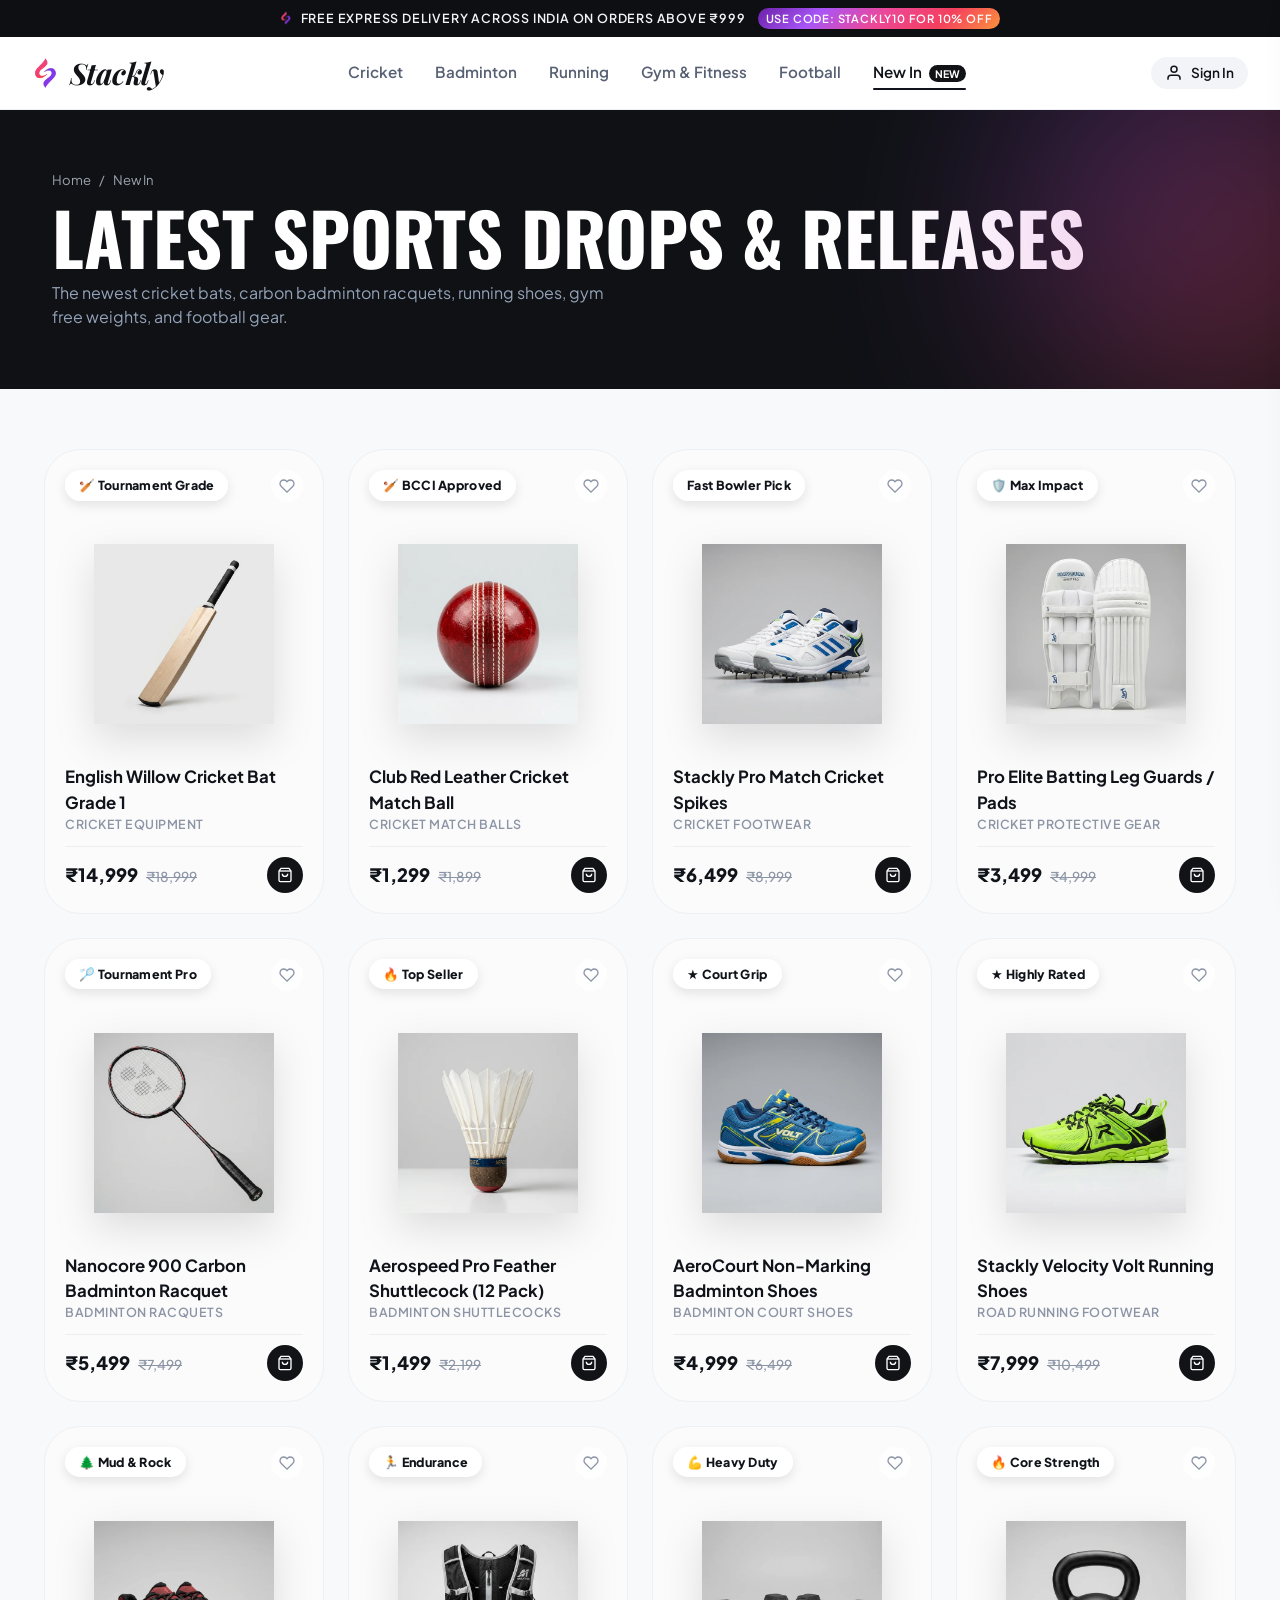
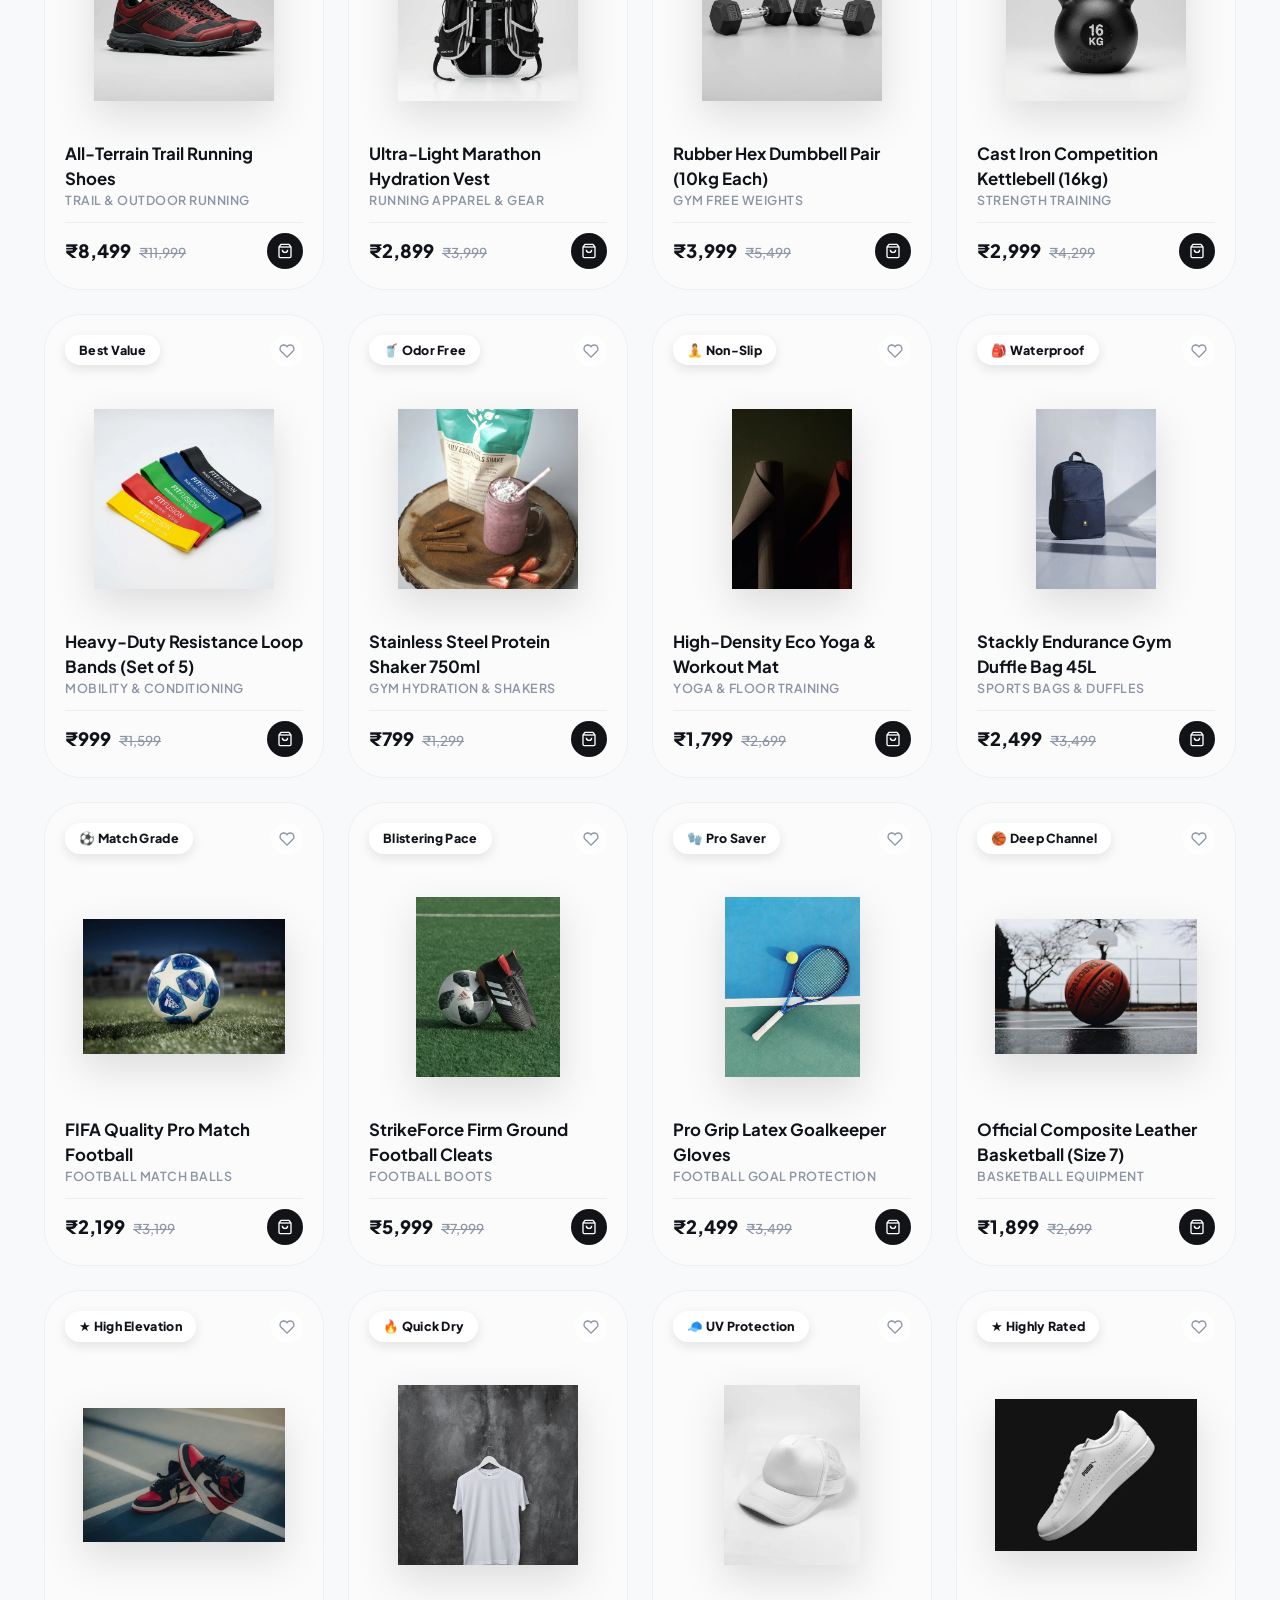
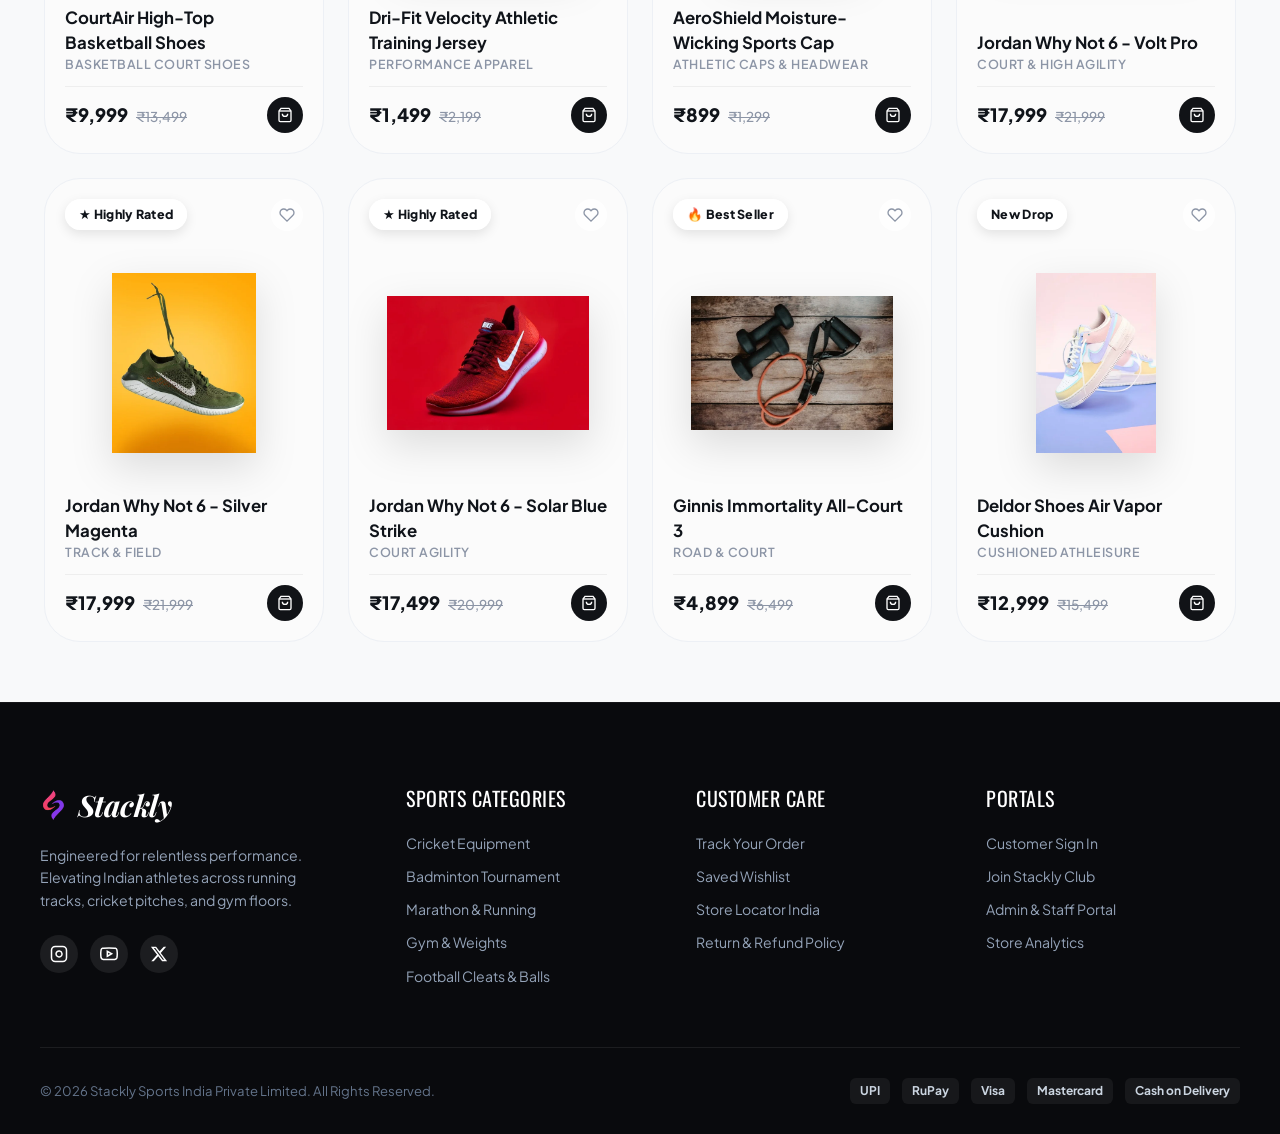
<file: new-in.html>
<!DOCTYPE html>
<html lang="en">
<head>
  <meta charset="UTF-8">
  <meta name="viewport" content="width=device-width, initial-scale=1.0">
  <title>Stackly</title>
  <meta name="description" content="Discover the latest cricket, badminton, running, gym, and football drops.">
  
  <link rel="stylesheet" href="css/style.css">
  <link rel="stylesheet" href="css/responsive.css">
  <link rel="icon" type="image/webp" href="assets/images/logo.webp">
</head>
<body>

  <div class="top-bar">
    <span><img src="assets/images/logo.webp" alt="Stackly" style="height: 14px; width: auto; vertical-align: -2px; margin-right: 6px; display: inline-block;"> FREE EXPRESS DELIVERY ACROSS INDIA ON ORDERS ABOVE ₹999</span>
    <span class="top-bar-badge">USE CODE: STACKLY10 FOR 10% OFF</span>
  </div>

  <header class="site-header">
    <div class="container-wide nav-wrapper">
      <a href="index.html" class="brand-logo"><img src="assets/images/logo.webp" alt="Stackly" class="brand-logo-img"><span>Stackly</span></a>
      <nav class="main-nav">
        <a href="cricket.html" class="nav-link">Cricket</a>
        <a href="badminton.html" class="nav-link">Badminton</a>
        <a href="running.html" class="nav-link">Running</a>
        <a href="gym.html" class="nav-link">Gym & Fitness</a>
        <a href="football.html" class="nav-link">Football</a>
        <a href="new-in.html" class="nav-link active">New In <span class="nav-badge-new">NEW</span></a>
      </nav>
            <!-- Header Actions -->
      <div class="header-actions">
        <a href="login.html" class="account-btn header-account-btn">
          <svg width="18" height="18" fill="none" stroke="currentColor" stroke-width="2" viewBox="0 0 24 24">
            <path d="M20 21v-2a4 4 0 0 0-4-4H8a4 4 0 0 0-4 4v2"/><circle cx="12" cy="7" r="4"/>
          </svg>
          <span>Sign In</span>
        </a>

        <button class="action-icon-btn mobile-menu-toggle" aria-label="Toggle Navigation">
          <svg fill="none" stroke="currentColor" viewBox="0 0 24 24"><line x1="3" y1="12" x2="21" y2="12"/><line x1="3" y1="6" x2="21" y2="6"/><line x1="3" y1="18" x2="21" y2="18"/></svg>
        </button>
      </div>
    </div>
  </header>

  <div class="mobile-nav-overlay"></div>
  <aside class="mobile-nav-drawer">
    <div class="mobile-nav-header"><a href="index.html" class="brand-logo"><img src="assets/images/logo.webp" alt="Stackly" class="brand-logo-img"><span>Stackly</span></a><button class="action-icon-btn mobile-nav-close"><svg fill="none" stroke="currentColor" viewBox="0 0 24 24"><line x1="18" y1="6" x2="6" y2="18"/><line x1="6" y1="6" x2="18" y2="18"/></svg></button></div>
    <div class="mobile-nav-links">
      <a href="index.html">Home</a><a href="cricket.html">Cricket</a><a href="badminton.html">Badminton</a><a href="running.html">Running</a><a href="gym.html">Gym & Fitness</a><a href="football.html">Football</a><a href="new-in.html" class="active">New Drops</a>
    </div>
  </aside>

  <section class="page-hero-banner">
    <div class="container">
      <div class="breadcrumb"><a href="index.html">Home</a> <span>/</span> <span>New In</span></div>
      <h1 class="page-hero-title">LATEST SPORTS DROPS & RELEASES</h1>
      <p class="page-hero-desc">The newest cricket bats, carbon badminton racquets, running shoes, gym free weights, and football gear.</p>
    </div>
  </section>

  <main class="container" style="padding: 60px 24px;">
    <div class="products-grid" id="newin-products-grid"></div>
  </main>

    <!-- Common Footer -->
  <footer class="site-footer">
    <div class="container-wide">
      <div class="footer-grid">
        
        <div class="footer-brand-col">
          <a href="index.html" class="brand-logo"><img src="assets/images/logo.webp" alt="Stackly" class="brand-logo-img"><span>Stackly</span></a>
          <p class="footer-tagline">
            Engineered for relentless performance. Elevating Indian athletes across running tracks, cricket pitches, and gym floors.
          </p>
          <div class="footer-social-links">
            <a href="404.html" class="social-btn" aria-label="Instagram"><svg fill="none" stroke="currentColor" stroke-width="2" viewBox="0 0 24 24"><rect x="2" y="2" width="20" height="20" rx="5" ry="5"/><path d="M16 11.37A4 4 0 1 1 12.63 8 4 4 0 0 1 16 11.37z"/><line x1="17.5" y1="6.5" x2="17.51" y2="6.5"/></svg></a>
            <a href="404.html" class="social-btn" aria-label="YouTube"><svg fill="none" stroke="currentColor" stroke-width="2" viewBox="0 0 24 24"><path d="M22.54 6.42a2.78 2.78 0 0 0-1.94-2C18.88 4 12 4 12 4s-6.88 0-8.6.46a2.78 2.78 0 0 0-1.94 2A29 29 0 0 0 1 11.75a29 29 0 0 0 .46 5.33A2.78 2.78 0 0 0 3.4 19c1.72.46 8.6.46 8.6.46s6.88 0 8.6-.46a2.78 2.78 0 0 0 1.94-2 29 29 0 0 0 .46-5.25 29 29 0 0 0-.46-5.33z"/><polygon points="9.75 15.02 15.5 11.75 9.75 8.48 9.75 15.02"/></svg></a>
            <a href="404.html" class="social-btn" aria-label="Twitter X"><svg fill="currentColor" viewBox="0 0 24 24"><path d="M18.244 2.25h3.308l-7.227 8.26 8.502 11.24H16.17l-5.214-6.817L4.99 21.75H1.68l7.73-8.835L1.254 2.25H8.08l4.713 6.231zm-1.161 17.52h1.833L7.084 4.126H5.117z"/></svg></a>
          </div>
        </div>

        <div>
          <div class="footer-col-title">Sports Categories</div>
          <div class="footer-links-list">
            <a href="cricket.html">Cricket Equipment</a>
            <a href="badminton.html">Badminton Tournament</a>
            <a href="running.html">Marathon & Running</a>
            <a href="gym.html">Gym & Weights</a>
            <a href="football.html">Football Cleats & Balls</a>
          </div>
        </div>

                <div>
          <div class="footer-col-title">Customer Care</div>
          <div class="footer-links-list">
            <a href="404.html">Track Your Order</a>
            <a href="404.html">Saved Wishlist</a>
            <a href="404.html">Store Locator India</a>
            <a href="404.html">Return & Refund Policy</a>
          </div>
        </div>

                <div>
          <div class="footer-col-title">Portals</div>
          <div class="footer-links-list">
            <a href="404.html">Customer Sign In</a>
            <a href="404.html">Join Stackly Club</a>
            <a href="404.html">Admin & Staff Portal</a>
            <a href="404.html">Store Analytics</a>
          </div>
        </div>

      </div>

      <div class="footer-bottom">
        <div>© 2026 Stackly Sports India Private Limited. All Rights Reserved.</div>
        <div class="payment-gateways-list">
          <span class="pay-badge">UPI</span>
          <span class="pay-badge">RuPay</span>
          <span class="pay-badge">Visa</span>
          <span class="pay-badge">Mastercard</span>
          <span class="pay-badge">Cash on Delivery</span>
        </div>
      </div>
    </div>
  </footer>

  <div class="cart-drawer-overlay"></div>
  <aside class="cart-drawer">
    <div class="cart-drawer-header"><div class="cart-drawer-title">YOUR BAG</div><button class="cart-drawer-close-btn"><svg width="20" height="20" fill="none" stroke="currentColor" stroke-width="2" viewBox="0 0 24 24"><line x1="18" y1="6" x2="6" y2="18"/><line x1="6" y1="6" x2="18" y2="18"/></svg></button></div>
    <div class="cart-drawer-items"></div>
    <div class="cart-drawer-footer"><div class="cart-subtotal-row"><span>Estimated Total</span><span class="cart-drawer-subtotal">₹0</span></div><a href="404.html" class="cart-checkout-btn">Proceed to Checkout</a></div>
  </aside>

  <div class="search-modal-overlay"><div class="search-modal-card"><div class="search-input-box"><svg fill="none" stroke="currentColor" viewBox="0 0 24 24"><circle cx="11" cy="11" r="8"/><line x1="21" y1="21" x2="16.65" y2="16.65"/></svg><input type="text" class="search-input-field" placeholder="Search gear..."><button class="search-close-btn">ESC</button></div><div class="search-results-area"></div></div></div>
  <div class="toast-container"></div>

  <script src="js/store.js"></script>
  <script src="js/main.js"></script>
  <script>
    document.addEventListener("DOMContentLoaded", () => {
      const container = document.getElementById("newin-products-grid");
      const products = Store.getProducts();
      let html = "";
      products.forEach(p => {
        html += `
          <div class="product-card tilt-effect">
            <div class="product-card-top">
              <span class="card-pill-badge">${p.badge || 'New Drop'}</span>
              <button class="wishlist-toggle-btn ${Store.isInWishlist(p.id) ? 'active' : ''}" onclick="toggleWishlistProduct('${p.id}', this, event)"><svg width="16" height="16" fill="none" stroke="currentColor" stroke-width="2" viewBox="0 0 24 24"><path d="M20.84 4.61a5.5 5.5 0 0 0-7.78 0L12 5.67l-1.06-1.06a5.5 5.5 0 0 0-7.78 7.78l1.06 1.06L12 21.23l7.78-7.78 1.06-1.06a5.5 5.5 0 0 0 0-7.78z"/></svg></button>
            </div>
            <div class="product-image-container">
              <a href="product-detail.html?id=${p.id}" style="display: flex; justify-content: center; width: 100%;"><img src="${p.image}" alt="${p.name}" loading="lazy"></a>
            </div>
            <div class="product-card-info">
              <a href="product-detail.html?id=${p.id}" class="product-card-title">${p.name}</a>
              <div class="product-card-category">${p.category}</div>
              <div class="product-card-bottom">
                <div class="product-price-box"><span class="current-price">${Store.formatINR(p.price)}</span>${p.originalPrice ? `<span class="original-price">${Store.formatINR(p.originalPrice)}</span>` : ''}</div>
                <div class="card-action-box" data-product-id="${p.id}">
                  ${renderCardActionHtml(p.id)}
                </div>
              </div>
            </div>
          </div>
        `;
      });
      container.innerHTML = html;
    });
  </script>
</body>
</html>
</file>
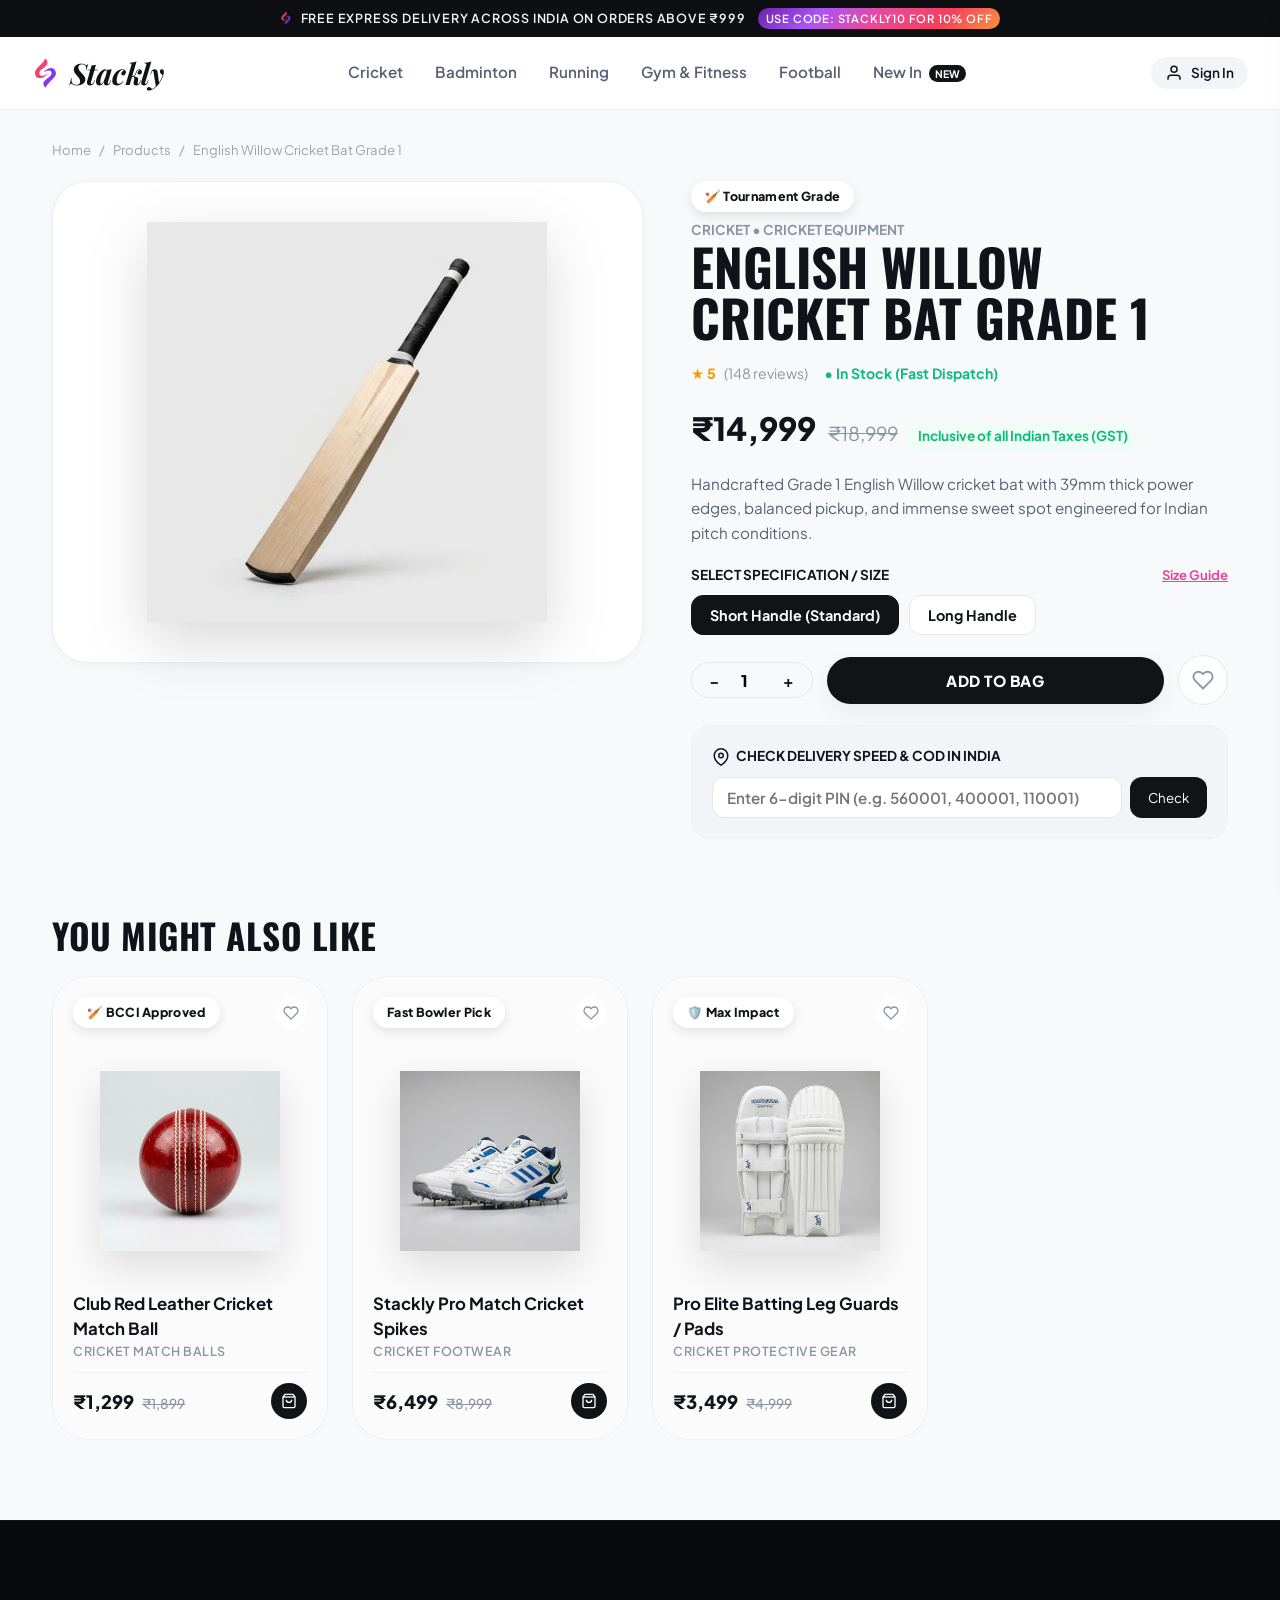
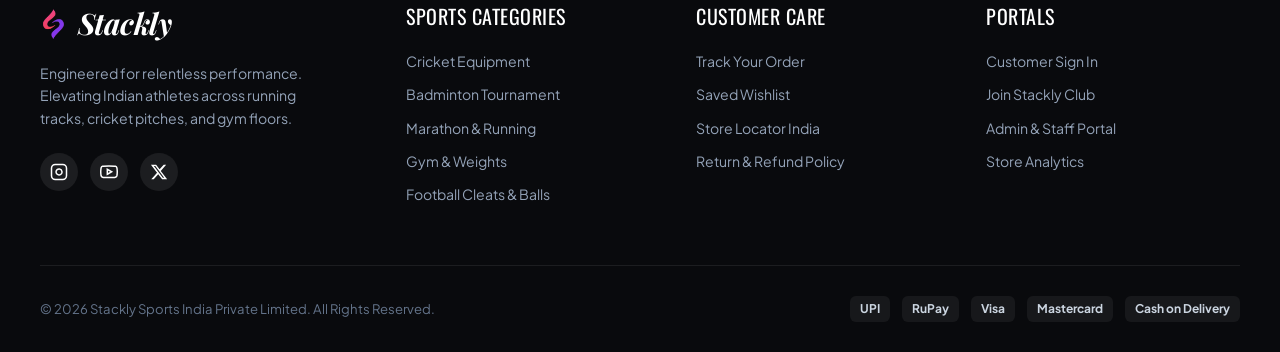
<file: product-detail.html>
<!DOCTYPE html>
<html lang="en">
<head>
  <meta charset="UTF-8">
  <meta name="viewport" content="width=device-width, initial-scale=1.0">
  <title>Stackly</title>
  <link rel="stylesheet" href="css/style.css">
  <link rel="icon" type="image/webp" href="assets/images/logo.webp">
  <style>
    .pdp-grid {
      display: grid;
      grid-template-columns: 1.1fr 1fr;
      gap: 48px;
      align-items: flex-start;
    }
    .pdp-gallery-wrap {
      background: #ffffff;
      border-radius: var(--radius-xl);
      padding: 40px;
      border: 1px solid var(--border-subtle);
      display: flex;
      align-items: center;
      justify-content: center;
      min-height: 480px;
      box-shadow: var(--shadow-sm);
    }
    .pdp-gallery-wrap img {
      max-width: 90%;
      max-height: 400px;
      object-fit: contain;
      filter: drop-shadow(0 20px 30px rgba(0, 0, 0, 0.15));
      transition: transform var(--transition-normal);
    }
    .pdp-gallery-wrap:hover img {
      transform: scale(1.06) rotate(-2deg);
    }
    .pdp-info-panel {
      display: flex;
      flex-direction: column;
      gap: 20px;
    }
    .pdp-title-text {
      font-family: var(--font-display);
      font-size: clamp(2.2rem, 4vw, 3.2rem);
      line-height: 1;
      text-transform: uppercase;
      font-weight: 700;
    }
    .pdp-price-row {
      display: flex;
      align-items: baseline;
      gap: 12px;
    }
    .pdp-current-price {
      font-size: 2rem;
      font-weight: 800;
      color: var(--text-primary);
    }
    .pdp-orig-price {
      font-size: 1.2rem;
      color: var(--text-muted);
      text-decoration: line-through;
    }
    .pdp-size-btn {
      padding: 10px 18px;
      border-radius: var(--radius-sm);
      border: 1px solid var(--border-light);
      background: #ffffff;
      font-weight: 700;
      font-size: 0.9rem;
      color: var(--text-primary);
      transition: var(--transition-fast);
      cursor: pointer;
    }
    .pdp-size-btn:hover {
      border-color: var(--text-primary);
    }
    .pdp-size-btn.active {
      background: var(--accent-black);
      color: #ffffff;
      border-color: var(--accent-black);
    }
    .pincode-checker-box {
      background: var(--bg-card-muted);
      padding: 20px;
      border-radius: var(--radius-md);
      border: 1px solid var(--border-subtle);
    }
    .pincode-input-group {
      display: flex;
      gap: 8px;
      margin-top: 10px;
    }
    .pincode-input-group input {
      flex: 1;
      padding: 10px 14px;
      border-radius: var(--radius-sm);
      border: 1px solid var(--border-light);
      background: #ffffff;
      font-weight: 600;
    }
  </style>
  <link rel="stylesheet" href="css/responsive.css">
</head>
<body>

  <div class="top-bar">
    <span><img src="assets/images/logo.webp" alt="Stackly" style="height: 14px; width: auto; vertical-align: -2px; margin-right: 6px; display: inline-block;"> FREE EXPRESS DELIVERY ACROSS INDIA ON ORDERS ABOVE ₹999</span>
    <span class="top-bar-badge">USE CODE: STACKLY10 FOR 10% OFF</span>
  </div>

  <header class="site-header">
    <div class="container-wide nav-wrapper">
      <a href="index.html" class="brand-logo"><img src="assets/images/logo.webp" alt="Stackly" class="brand-logo-img"><span>Stackly</span></a>
      <nav class="main-nav">
        <a href="cricket.html" class="nav-link">Cricket</a>
        <a href="badminton.html" class="nav-link">Badminton</a>
        <a href="running.html" class="nav-link">Running</a>
        <a href="gym.html" class="nav-link">Gym & Fitness</a>
        <a href="football.html" class="nav-link">Football</a>
        <a href="new-in.html" class="nav-link">New In <span class="nav-badge-new">NEW</span></a>
      </nav>
            <!-- Header Actions -->
      <div class="header-actions">
        <a href="login.html" class="account-btn header-account-btn">
          <svg width="18" height="18" fill="none" stroke="currentColor" stroke-width="2" viewBox="0 0 24 24">
            <path d="M20 21v-2a4 4 0 0 0-4-4H8a4 4 0 0 0-4 4v2"/><circle cx="12" cy="7" r="4"/>
          </svg>
          <span>Sign In</span>
        </a>

        <button class="action-icon-btn mobile-menu-toggle" aria-label="Toggle Navigation">
          <svg fill="none" stroke="currentColor" viewBox="0 0 24 24"><line x1="3" y1="12" x2="21" y2="12"/><line x1="3" y1="6" x2="21" y2="6"/><line x1="3" y1="18" x2="21" y2="18"/></svg>
        </button>
      </div>
    </div>
  </header>

  <div class="mobile-nav-overlay"></div>
  <aside class="mobile-nav-drawer">
    <div class="mobile-nav-header"><a href="index.html" class="brand-logo"><img src="assets/images/logo.webp" alt="Stackly" class="brand-logo-img"><span>Stackly</span></a><button class="action-icon-btn mobile-nav-close"><svg fill="none" stroke="currentColor" viewBox="0 0 24 24"><line x1="18" y1="6" x2="6" y2="18"/><line x1="6" y1="6" x2="18" y2="18"/></svg></button></div>
    <div class="mobile-nav-links">
      <a href="index.html">Home</a><a href="cricket.html">Cricket</a><a href="badminton.html">Badminton</a><a href="running.html">Running</a><a href="gym.html">Gym & Fitness</a><a href="football.html">Football</a><a href="new-in.html">New Drops</a>
    </div>
  </aside>

  <div class="container" style="padding-top: 30px;">
    <div class="breadcrumb">
      <a href="index.html">Home</a> <span>/</span> <a href="new-in.html">Products</a> <span>/</span> <span id="pdp-breadcrumb-name">Product Details</span>
    </div>
  </div>

  <main class="container" style="padding-bottom: 80px; padding-top: 10px;">
    <div class="pdp-grid">
      
      <div class="pdp-gallery-wrap">
        <img id="pdp-main-img" src="assets/images/cricket-bat.webp" alt="Product Showcase" loading="eager">
      </div>

      <div class="pdp-info-panel">
        <div>
          <span class="card-pill-badge" id="pdp-badge">🏏 Tournament Grade</span>
          <div style="font-size: 0.85rem; font-weight: 700; color: var(--text-muted); text-transform: uppercase; margin-top: 8px;" id="pdp-category">
            Cricket Equipment
          </div>
          <h1 class="pdp-title-text" id="pdp-title">English Willow Cricket Bat Grade 1</h1>
        </div>

        <div style="display: flex; align-items: center; gap: 8px; font-size: 0.88rem;">
          <span style="color: #f59e0b; font-weight: 800;">★ <span id="pdp-rating-val">5.0</span></span>
          <span style="color: var(--text-muted);" id="pdp-reviews-count">(148 reviews)</span>
          <span style="color: #10b981; font-weight: 700; margin-left: 8px;">• In Stock (Fast Dispatch)</span>
        </div>

        <div class="pdp-price-row">
          <span class="pdp-current-price" id="pdp-price">₹14,999</span>
          <span class="pdp-orig-price" id="pdp-orig-price">₹18,999</span>
          <span style="font-size: 0.85rem; font-weight: 700; color: #10b981; background: #f0fdf4; padding: 3px 8px; border-radius: var(--radius-xs);">Inclusive of all Indian Taxes (GST)</span>
        </div>

        <p style="font-size: 0.95rem; color: var(--text-secondary); line-height: 1.6;" id="pdp-description">
          Handcrafted Grade 1 English Willow cricket bat with 39mm thick power edges, balanced pickup, and immense sweet spot engineered for Indian pitch conditions.
        </p>

        <!-- Size / Spec Selector -->
        <div>
          <div style="display: flex; justify-content: space-between; align-items: center; margin-bottom: 10px;">
            <div style="font-size: 0.85rem; font-weight: 700; text-transform: uppercase;">Select Specification / Size</div>
            <a href="404.html" style="font-size: 0.82rem; font-weight: 700; color: #ec4899; text-decoration: underline;">Size Guide</a>
          </div>
          <div style="display: flex; gap: 10px; flex-wrap: wrap;" id="pdp-sizes-container"></div>
        </div>

        <!-- Quantity & Add to Bag -->
        <div style="display: flex; gap: 14px; align-items: center;">
          <div class="qty-control" style="padding: 6px 12px;">
            <button type="button" class="qty-btn" id="pdp-qty-minus" aria-label="Decrease quantity">−</button>
            <input type="number" id="pdp-qty-input" value="1" min="1" max="10" style="width: 36px; text-align: center; border: none; font-weight: 800; font-size: 1rem; background: transparent;">
            <button type="button" class="qty-btn" id="pdp-qty-plus" aria-label="Increase quantity">+</button>
          </div>
          
          <button class="cart-checkout-btn" id="pdp-add-bag-btn" style="flex: 1; margin-bottom: 0;">
            Add To Bag
          </button>

          <button class="wishlist-toggle-btn" id="pdp-wishlist-btn" style="width: 50px; height: 50px; border: 1px solid var(--border-light);" title="Wishlist">
            <svg width="22" height="22" fill="none" stroke="currentColor" stroke-width="2" viewBox="0 0 24 24"><path d="M20.84 4.61a5.5 5.5 0 0 0-7.78 0L12 5.67l-1.06-1.06a5.5 5.5 0 0 0-7.78 7.78l1.06 1.06L12 21.23l7.78-7.78 1.06-1.06a5.5 5.5 0 0 0 0-7.78z"/></svg>
          </button>
        </div>

        <!-- PIN Code Delivery Checker -->
        <div class="pincode-checker-box">
          <div style="font-size: 0.85rem; font-weight: 700; text-transform: uppercase; color: var(--text-primary); display: flex; align-items: center; gap: 6px;">
            <svg width="18" height="18" fill="none" stroke="currentColor" stroke-width="2" viewBox="0 0 24 24"><path d="M21 10c0 7-9 13-9 13s-9-6-9-13a9 9 0 0 1 18 0z"/><circle cx="12" cy="10" r="3"/></svg>
            Check Delivery Speed & COD in India
          </div>
          <div class="pincode-input-group">
            <input type="text" id="pincode-input" placeholder="Enter 6-digit PIN (e.g. 560001, 400001, 110001)" maxlength="6">
            <button type="button" class="action-btn-sm" id="pincode-check-btn" style="background: var(--accent-black); color: #fff; padding: 0 18px; border-radius: var(--radius-sm);">Check</button>
          </div>
          <div id="pincode-result-msg"></div>
        </div>

      </div>

    </div>

    <!-- Related Products -->
    <section style="margin-top: 80px;">
      <h3 class="section-title-condensed" style="font-size: 2.2rem; margin-bottom: 24px;">YOU MIGHT ALSO LIKE</h3>
      <div class="products-grid" id="related-products-grid"></div>
    </section>

  </main>

    <!-- Common Footer -->
  <footer class="site-footer">
    <div class="container-wide">
      <div class="footer-grid">
        
        <div class="footer-brand-col">
          <a href="index.html" class="brand-logo"><img src="assets/images/logo.webp" alt="Stackly" class="brand-logo-img"><span>Stackly</span></a>
          <p class="footer-tagline">
            Engineered for relentless performance. Elevating Indian athletes across running tracks, cricket pitches, and gym floors.
          </p>
          <div class="footer-social-links">
            <a href="404.html" class="social-btn" aria-label="Instagram"><svg fill="none" stroke="currentColor" stroke-width="2" viewBox="0 0 24 24"><rect x="2" y="2" width="20" height="20" rx="5" ry="5"/><path d="M16 11.37A4 4 0 1 1 12.63 8 4 4 0 0 1 16 11.37z"/><line x1="17.5" y1="6.5" x2="17.51" y2="6.5"/></svg></a>
            <a href="404.html" class="social-btn" aria-label="YouTube"><svg fill="none" stroke="currentColor" stroke-width="2" viewBox="0 0 24 24"><path d="M22.54 6.42a2.78 2.78 0 0 0-1.94-2C18.88 4 12 4 12 4s-6.88 0-8.6.46a2.78 2.78 0 0 0-1.94 2A29 29 0 0 0 1 11.75a29 29 0 0 0 .46 5.33A2.78 2.78 0 0 0 3.4 19c1.72.46 8.6.46 8.6.46s6.88 0 8.6-.46a2.78 2.78 0 0 0 1.94-2 29 29 0 0 0 .46-5.25 29 29 0 0 0-.46-5.33z"/><polygon points="9.75 15.02 15.5 11.75 9.75 8.48 9.75 15.02"/></svg></a>
            <a href="404.html" class="social-btn" aria-label="Twitter X"><svg fill="currentColor" viewBox="0 0 24 24"><path d="M18.244 2.25h3.308l-7.227 8.26 8.502 11.24H16.17l-5.214-6.817L4.99 21.75H1.68l7.73-8.835L1.254 2.25H8.08l4.713 6.231zm-1.161 17.52h1.833L7.084 4.126H5.117z"/></svg></a>
          </div>
        </div>

        <div>
          <div class="footer-col-title">Sports Categories</div>
          <div class="footer-links-list">
            <a href="cricket.html">Cricket Equipment</a>
            <a href="badminton.html">Badminton Tournament</a>
            <a href="running.html">Marathon & Running</a>
            <a href="gym.html">Gym & Weights</a>
            <a href="football.html">Football Cleats & Balls</a>
          </div>
        </div>

                <div>
          <div class="footer-col-title">Customer Care</div>
          <div class="footer-links-list">
            <a href="404.html">Track Your Order</a>
            <a href="404.html">Saved Wishlist</a>
            <a href="404.html">Store Locator India</a>
            <a href="404.html">Return & Refund Policy</a>
          </div>
        </div>

                <div>
          <div class="footer-col-title">Portals</div>
          <div class="footer-links-list">
            <a href="404.html">Customer Sign In</a>
            <a href="404.html">Join Stackly Club</a>
            <a href="404.html">Admin & Staff Portal</a>
            <a href="404.html">Store Analytics</a>
          </div>
        </div>

      </div>

      <div class="footer-bottom">
        <div>© 2026 Stackly Sports India Private Limited. All Rights Reserved.</div>
        <div class="payment-gateways-list">
          <span class="pay-badge">UPI</span>
          <span class="pay-badge">RuPay</span>
          <span class="pay-badge">Visa</span>
          <span class="pay-badge">Mastercard</span>
          <span class="pay-badge">Cash on Delivery</span>
        </div>
      </div>
    </div>
  </footer>

  <div class="cart-drawer-overlay"></div>
  <aside class="cart-drawer">
    <div class="cart-drawer-header"><div class="cart-drawer-title">YOUR BAG</div><button class="cart-drawer-close-btn"><svg width="20" height="20" fill="none" stroke="currentColor" stroke-width="2" viewBox="0 0 24 24"><line x1="18" y1="6" x2="6" y2="18"/><line x1="6" y1="6" x2="18" y2="18"/></svg></button></div>
    <div class="cart-drawer-items"></div>
    <div class="cart-drawer-footer"><div class="cart-subtotal-row"><span>Estimated Total</span><span class="cart-drawer-subtotal">₹0</span></div><a href="404.html" class="cart-checkout-btn">Proceed to Checkout</a></div>
  </aside>

  <div class="search-modal-overlay"><div class="search-modal-card"><div class="search-input-box"><svg fill="none" stroke="currentColor" viewBox="0 0 24 24"><circle cx="11" cy="11" r="8"/><line x1="21" y1="21" x2="16.65" y2="16.65"/></svg><input type="text" class="search-input-field" placeholder="Search gear..."><button class="search-close-btn">ESC</button></div><div class="search-results-area"></div></div></div>
  <div class="toast-container"></div>

  <script src="js/store.js"></script>
  <script src="js/main.js"></script>
  <script src="js/product.js"></script>
</body>
</html>
</file>
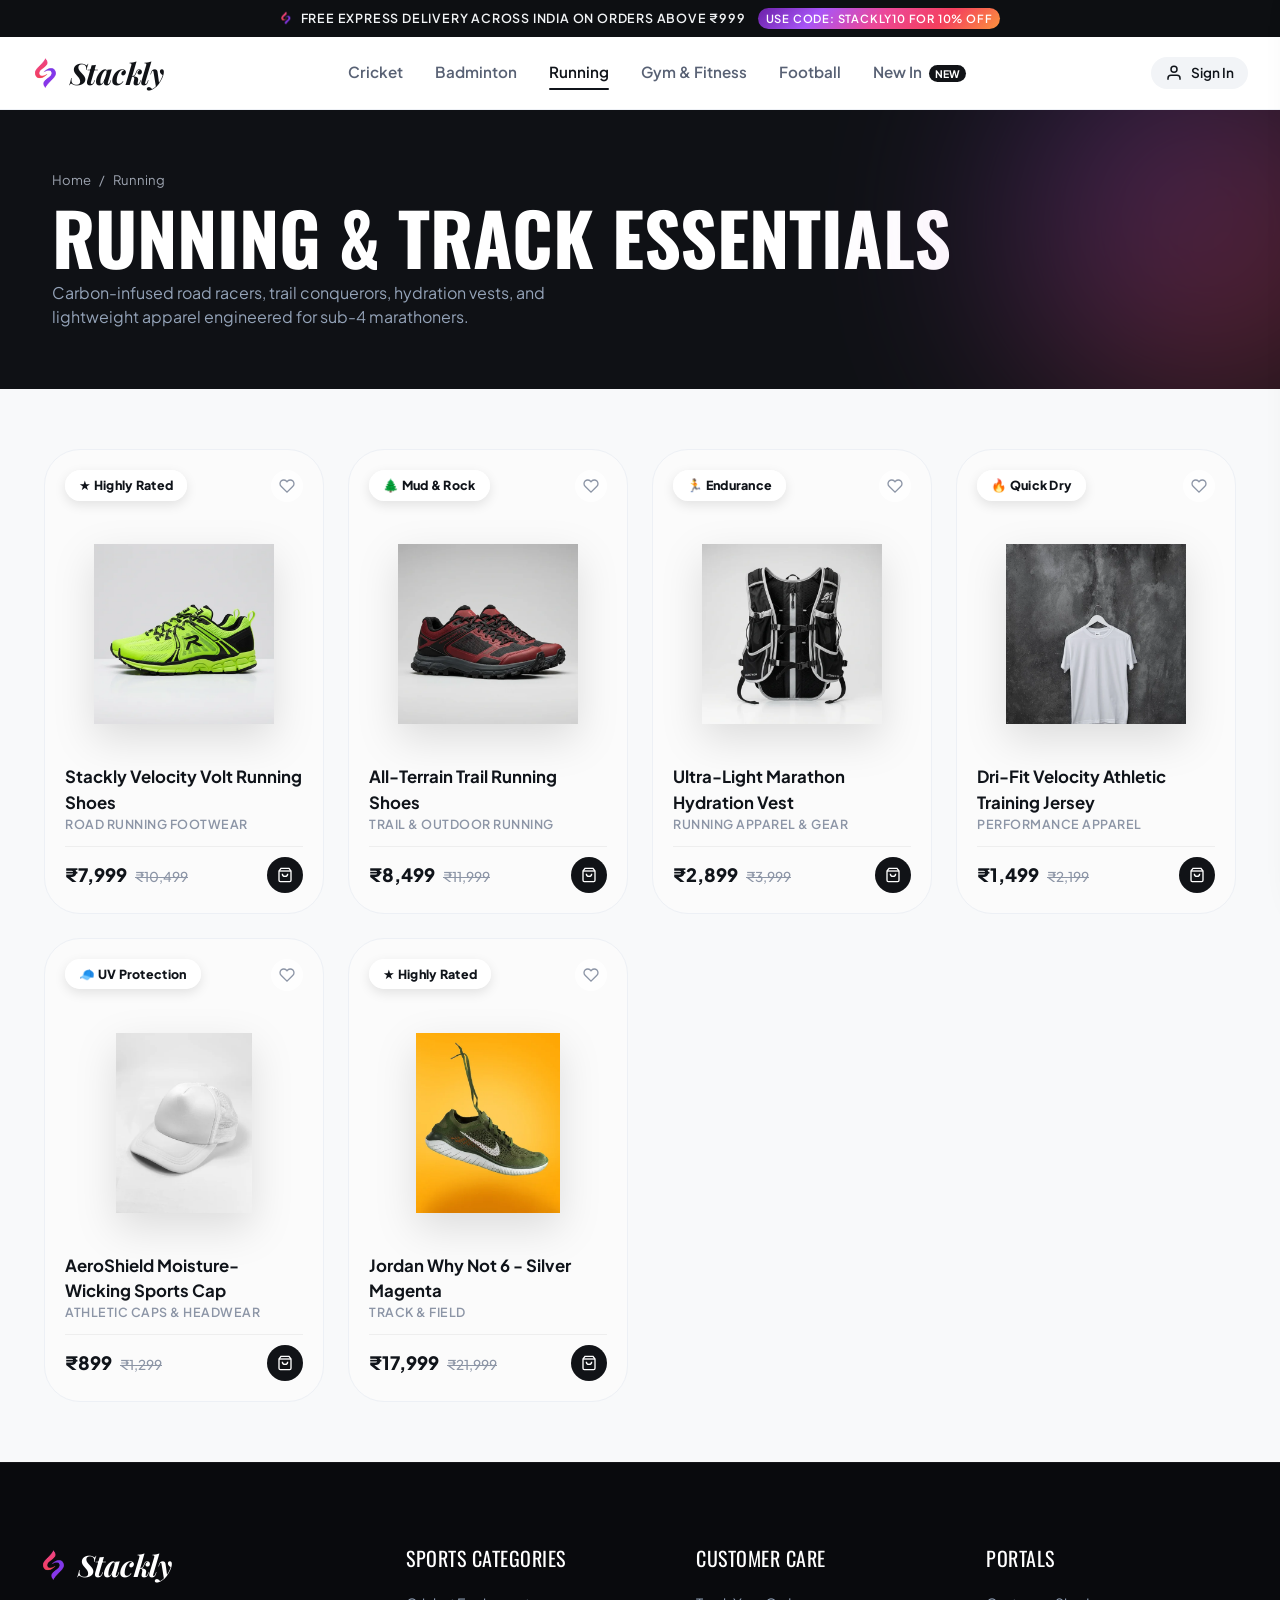
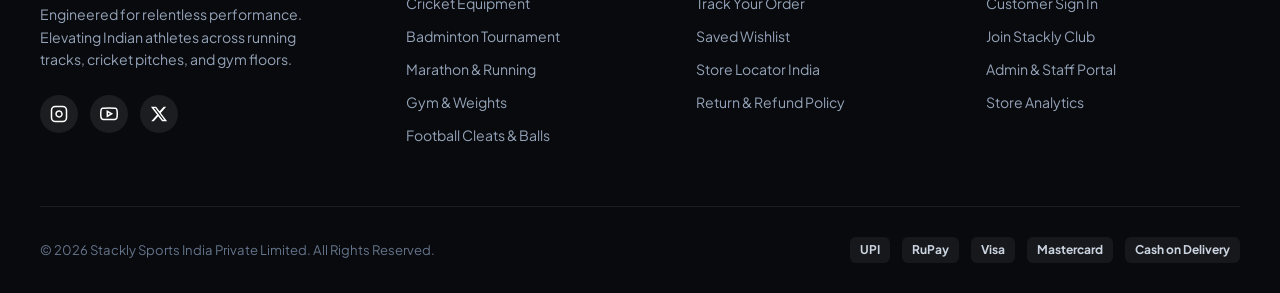
<file: running.html>
<!DOCTYPE html>
<html lang="en">
<head>
  <meta charset="UTF-8">
  <meta name="viewport" content="width=device-width, initial-scale=1.0">
  <title>Stackly</title>
  <meta name="description" content="Shop high performance road running shoes, trail runners, marathon vests, and athletic caps.">
  
  <link rel="stylesheet" href="css/style.css">
  <link rel="stylesheet" href="css/responsive.css">
  <link rel="icon" type="image/webp" href="assets/images/logo.webp">
</head>
<body>

  <div class="top-bar">
    <span><img src="assets/images/logo.webp" alt="Stackly" style="height: 14px; width: auto; vertical-align: -2px; margin-right: 6px; display: inline-block;"> FREE EXPRESS DELIVERY ACROSS INDIA ON ORDERS ABOVE ₹999</span>
    <span class="top-bar-badge">USE CODE: STACKLY10 FOR 10% OFF</span>
  </div>

  <header class="site-header">
    <div class="container-wide nav-wrapper">
      <a href="index.html" class="brand-logo"><img src="assets/images/logo.webp" alt="Stackly" class="brand-logo-img"><span>Stackly</span></a>
      <nav class="main-nav">
        <a href="cricket.html" class="nav-link">Cricket</a>
        <a href="badminton.html" class="nav-link">Badminton</a>
        <a href="running.html" class="nav-link active">Running</a>
        <a href="gym.html" class="nav-link">Gym & Fitness</a>
        <a href="football.html" class="nav-link">Football</a>
        <a href="new-in.html" class="nav-link">New In <span class="nav-badge-new">NEW</span></a>
      </nav>
            <!-- Header Actions -->
      <div class="header-actions">
        <a href="login.html" class="account-btn header-account-btn">
          <svg width="18" height="18" fill="none" stroke="currentColor" stroke-width="2" viewBox="0 0 24 24">
            <path d="M20 21v-2a4 4 0 0 0-4-4H8a4 4 0 0 0-4 4v2"/><circle cx="12" cy="7" r="4"/>
          </svg>
          <span>Sign In</span>
        </a>

        <button class="action-icon-btn mobile-menu-toggle" aria-label="Toggle Navigation">
          <svg fill="none" stroke="currentColor" viewBox="0 0 24 24"><line x1="3" y1="12" x2="21" y2="12"/><line x1="3" y1="6" x2="21" y2="6"/><line x1="3" y1="18" x2="21" y2="18"/></svg>
        </button>
      </div>
    </div>
  </header>

  <div class="mobile-nav-overlay"></div>
  <aside class="mobile-nav-drawer">
    <div class="mobile-nav-header"><a href="index.html" class="brand-logo"><img src="assets/images/logo.webp" alt="Stackly" class="brand-logo-img"><span>Stackly</span></a><button class="action-icon-btn mobile-nav-close"><svg fill="none" stroke="currentColor" viewBox="0 0 24 24"><line x1="18" y1="6" x2="6" y2="18"/><line x1="6" y1="6" x2="18" y2="18"/></svg></button></div>
    <div class="mobile-nav-links">
      <a href="index.html">Home</a><a href="cricket.html">Cricket</a><a href="badminton.html">Badminton</a><a href="running.html" class="active">Running</a><a href="gym.html">Gym & Fitness</a><a href="football.html">Football</a><a href="new-in.html">New Drops</a>
    </div>
  </aside>

  <section class="page-hero-banner">
    <div class="container">
      <div class="breadcrumb"><a href="index.html">Home</a> <span>/</span> <span>Running</span></div>
      <h1 class="page-hero-title">RUNNING & TRACK ESSENTIALS</h1>
      <p class="page-hero-desc">Carbon-infused road racers, trail conquerors, hydration vests, and lightweight apparel engineered for sub-4 marathoners.</p>
    </div>
  </section>

  <main class="container" style="padding: 60px 24px;">
    <div class="products-grid" id="running-products-grid"></div>
  </main>

    <!-- Common Footer -->
  <footer class="site-footer">
    <div class="container-wide">
      <div class="footer-grid">
        
        <div class="footer-brand-col">
          <a href="index.html" class="brand-logo"><img src="assets/images/logo.webp" alt="Stackly" class="brand-logo-img"><span>Stackly</span></a>
          <p class="footer-tagline">
            Engineered for relentless performance. Elevating Indian athletes across running tracks, cricket pitches, and gym floors.
          </p>
          <div class="footer-social-links">
            <a href="404.html" class="social-btn" aria-label="Instagram"><svg fill="none" stroke="currentColor" stroke-width="2" viewBox="0 0 24 24"><rect x="2" y="2" width="20" height="20" rx="5" ry="5"/><path d="M16 11.37A4 4 0 1 1 12.63 8 4 4 0 0 1 16 11.37z"/><line x1="17.5" y1="6.5" x2="17.51" y2="6.5"/></svg></a>
            <a href="404.html" class="social-btn" aria-label="YouTube"><svg fill="none" stroke="currentColor" stroke-width="2" viewBox="0 0 24 24"><path d="M22.54 6.42a2.78 2.78 0 0 0-1.94-2C18.88 4 12 4 12 4s-6.88 0-8.6.46a2.78 2.78 0 0 0-1.94 2A29 29 0 0 0 1 11.75a29 29 0 0 0 .46 5.33A2.78 2.78 0 0 0 3.4 19c1.72.46 8.6.46 8.6.46s6.88 0 8.6-.46a2.78 2.78 0 0 0 1.94-2 29 29 0 0 0 .46-5.25 29 29 0 0 0-.46-5.33z"/><polygon points="9.75 15.02 15.5 11.75 9.75 8.48 9.75 15.02"/></svg></a>
            <a href="404.html" class="social-btn" aria-label="Twitter X"><svg fill="currentColor" viewBox="0 0 24 24"><path d="M18.244 2.25h3.308l-7.227 8.26 8.502 11.24H16.17l-5.214-6.817L4.99 21.75H1.68l7.73-8.835L1.254 2.25H8.08l4.713 6.231zm-1.161 17.52h1.833L7.084 4.126H5.117z"/></svg></a>
          </div>
        </div>

        <div>
          <div class="footer-col-title">Sports Categories</div>
          <div class="footer-links-list">
            <a href="cricket.html">Cricket Equipment</a>
            <a href="badminton.html">Badminton Tournament</a>
            <a href="running.html">Marathon & Running</a>
            <a href="gym.html">Gym & Weights</a>
            <a href="football.html">Football Cleats & Balls</a>
          </div>
        </div>

                <div>
          <div class="footer-col-title">Customer Care</div>
          <div class="footer-links-list">
            <a href="404.html">Track Your Order</a>
            <a href="404.html">Saved Wishlist</a>
            <a href="404.html">Store Locator India</a>
            <a href="404.html">Return & Refund Policy</a>
          </div>
        </div>

                <div>
          <div class="footer-col-title">Portals</div>
          <div class="footer-links-list">
            <a href="404.html">Customer Sign In</a>
            <a href="404.html">Join Stackly Club</a>
            <a href="404.html">Admin & Staff Portal</a>
            <a href="404.html">Store Analytics</a>
          </div>
        </div>

      </div>

      <div class="footer-bottom">
        <div>© 2026 Stackly Sports India Private Limited. All Rights Reserved.</div>
        <div class="payment-gateways-list">
          <span class="pay-badge">UPI</span>
          <span class="pay-badge">RuPay</span>
          <span class="pay-badge">Visa</span>
          <span class="pay-badge">Mastercard</span>
          <span class="pay-badge">Cash on Delivery</span>
        </div>
      </div>
    </div>
  </footer>

  <div class="cart-drawer-overlay"></div>
  <aside class="cart-drawer">
    <div class="cart-drawer-header"><div class="cart-drawer-title">YOUR BAG</div><button class="cart-drawer-close-btn"><svg width="20" height="20" fill="none" stroke="currentColor" stroke-width="2" viewBox="0 0 24 24"><line x1="18" y1="6" x2="6" y2="18"/><line x1="6" y1="6" x2="18" y2="18"/></svg></button></div>
    <div class="cart-drawer-items"></div>
    <div class="cart-drawer-footer"><div class="cart-subtotal-row"><span>Estimated Total</span><span class="cart-drawer-subtotal">₹0</span></div><a href="404.html" class="cart-checkout-btn">Proceed to Checkout</a></div>
  </aside>

  <div class="search-modal-overlay"><div class="search-modal-card"><div class="search-input-box"><svg fill="none" stroke="currentColor" viewBox="0 0 24 24"><circle cx="11" cy="11" r="8"/><line x1="21" y1="21" x2="16.65" y2="16.65"/></svg><input type="text" class="search-input-field" placeholder="Search running shoes, vests..."><button class="search-close-btn">ESC</button></div><div class="search-results-area"></div></div></div>
  <div class="toast-container"></div>

  <script src="js/store.js"></script>
  <script src="js/main.js"></script>
  <script>
    document.addEventListener("DOMContentLoaded", () => {
      const container = document.getElementById("running-products-grid");
      const products = Store.getProducts().filter(p => p.sport === "Running" || p.categoryKey === "running");
      let html = "";
      products.forEach(p => {
        html += `
          <div class="product-card tilt-effect">
            <div class="product-card-top">
              <span class="card-pill-badge">${p.badge || '★ Highly Rated'}</span>
              <button class="wishlist-toggle-btn ${Store.isInWishlist(p.id) ? 'active' : ''}" onclick="toggleWishlistProduct('${p.id}', this, event)"><svg width="16" height="16" fill="none" stroke="currentColor" stroke-width="2" viewBox="0 0 24 24"><path d="M20.84 4.61a5.5 5.5 0 0 0-7.78 0L12 5.67l-1.06-1.06a5.5 5.5 0 0 0-7.78 7.78l1.06 1.06L12 21.23l7.78-7.78 1.06-1.06a5.5 5.5 0 0 0 0-7.78z"/></svg></button>
            </div>
            <div class="product-image-container">
              <a href="product-detail.html?id=${p.id}" style="display: flex; justify-content: center; width: 100%;"><img src="${p.image}" alt="${p.name}" loading="lazy"></a>
            </div>
            <div class="product-card-info">
              <a href="product-detail.html?id=${p.id}" class="product-card-title">${p.name}</a>
              <div class="product-card-category">${p.category}</div>
              <div class="product-card-bottom">
                <div class="product-price-box"><span class="current-price">${Store.formatINR(p.price)}</span>${p.originalPrice ? `<span class="original-price">${Store.formatINR(p.originalPrice)}</span>` : ''}</div>
                <div class="card-action-box" data-product-id="${p.id}">
                  ${renderCardActionHtml(p.id)}
                </div>
              </div>
            </div>
          </div>
        `;
      });
      container.innerHTML = html;
    });
  </script>
</body>
</html>
</file>
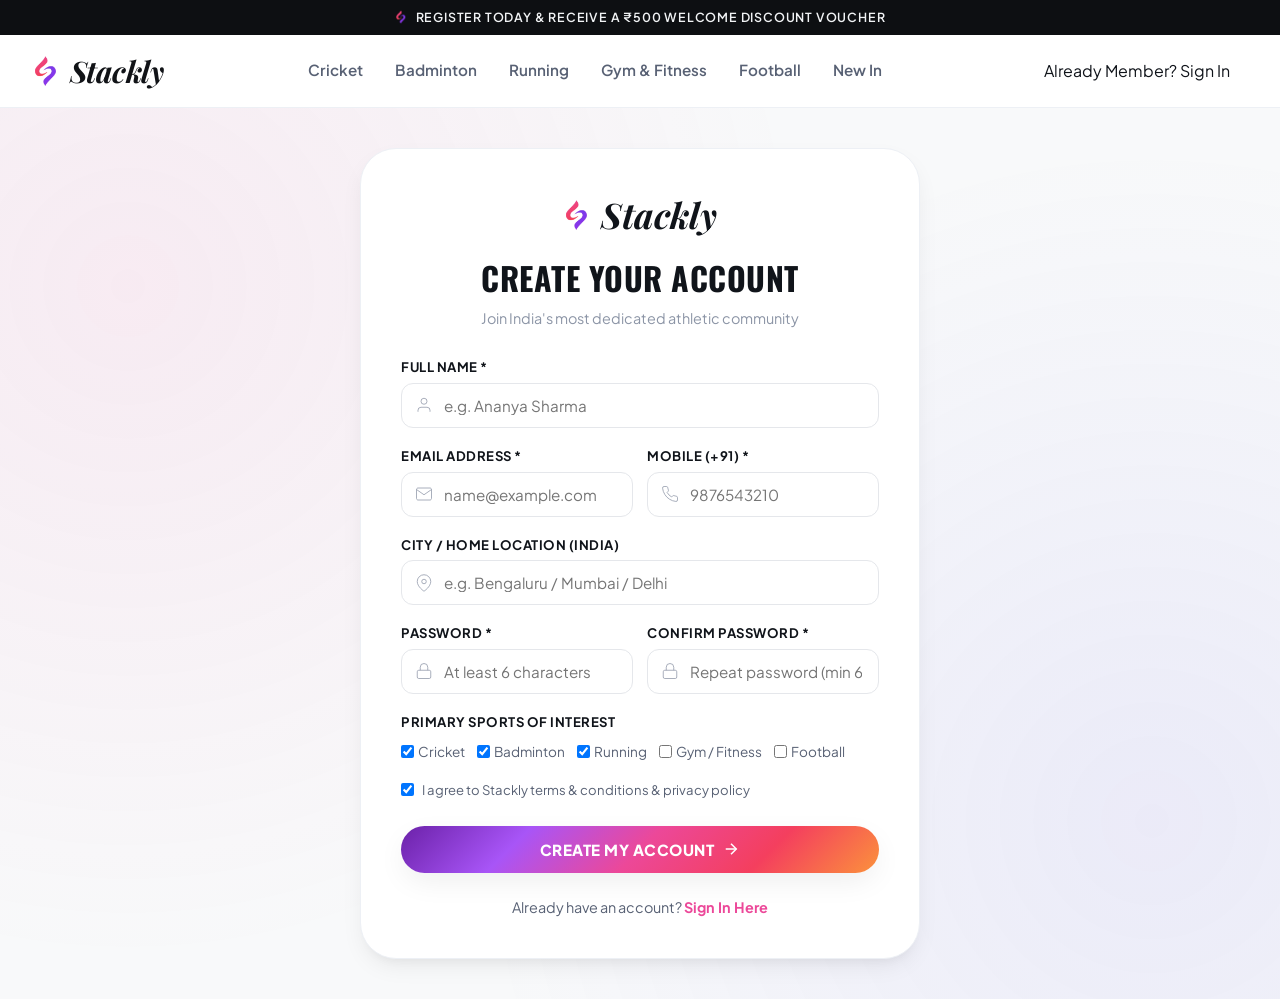
<file: signup.html>
<!DOCTYPE html>
<html lang="en">
<head>
  <meta charset="UTF-8">
  <meta name="viewport" content="width=device-width, initial-scale=1.0">
  <title>Stackly</title>
  <link rel="stylesheet" href="css/style.css">
  <link rel="stylesheet" href="css/auth.css">
  <link rel="stylesheet" href="css/responsive.css">
  <link rel="icon" type="image/webp" href="assets/images/logo.webp">
</head>
<body>

  <div class="top-bar">
    <span><img src="assets/images/logo.webp" alt="Stackly" style="height: 14px; width: auto; vertical-align: -2px; margin-right: 6px; display: inline-block;"> REGISTER TODAY & RECEIVE A ₹500 WELCOME DISCOUNT VOUCHER</span>
  </div>

  <header class="site-header">
    <div class="container-wide nav-wrapper">
      <a href="index.html" class="brand-logo"><img src="assets/images/logo.webp" alt="Stackly" class="brand-logo-img"><span>Stackly</span></a>
      <nav class="main-nav">
        <a href="cricket.html" class="nav-link">Cricket</a>
        <a href="badminton.html" class="nav-link">Badminton</a>
        <a href="running.html" class="nav-link">Running</a>
        <a href="gym.html" class="nav-link">Gym & Fitness</a>
        <a href="football.html" class="nav-link">Football</a>
        <a href="new-in.html" class="nav-link">New In</a>
      </nav>
      <div>
        <a href="login.html" class="action-btn-sm" style="border-radius: var(--radius-full); padding: 8px 18px;">Already Member? Sign In</a>
      </div>
    </div>
  </header>

  <main class="auth-page-container">
    <div class="auth-card-wrap" style="max-width: 560px;">
      
      <div class="auth-header">
        <a href="index.html" class="auth-logo"><img src="assets/images/logo.webp" alt="Stackly" class="brand-logo-img"><span>Stackly</span></a>
        <h1 class="auth-title">CREATE YOUR ACCOUNT</h1>
        <p class="auth-sub">Join India's most dedicated athletic community</p>
      </div>

      <form class="auth-form" id="signup-form">
        <div class="form-group">
          <label class="form-label">Full Name *</label>
          <div class="form-input-wrap">
            <svg class="form-input-icon" fill="none" stroke="currentColor" viewBox="0 0 24 24"><path d="M20 21v-2a4 4 0 0 0-4-4H8a4 4 0 0 0-4 4v2"/><circle cx="12" cy="7" r="4"/></svg>
            <input type="text" id="signup-name" placeholder="e.g. Ananya Sharma" required>
          </div>
        </div>

        <div class="form-row">
          <div class="form-group">
            <label class="form-label">Email Address *</label>
            <div class="form-input-wrap">
              <svg class="form-input-icon" fill="none" stroke="currentColor" viewBox="0 0 24 24"><path d="M4 4h16c1.1 0 2 .9 2 2v12c0 1.1-.9 2-2 2H4c-1.1 0-2-.9-2-2V6c0-1.1.9-2 2-2z"/><polyline points="22,6 12,13 2,6"/></svg>
              <input type="email" id="signup-email" placeholder="name@example.com" required>
            </div>
          </div>
          <div class="form-group">
            <label class="form-label">Mobile (+91) *</label>
            <div class="form-input-wrap">
              <svg class="form-input-icon" fill="none" stroke="currentColor" viewBox="0 0 24 24"><path d="M22 16.92v3a2 2 0 0 1-2.18 2 19.79 19.79 0 0 1-8.63-3.07 19.5 19.5 0 0 1-6-6 19.79 19.79 0 0 1-3.07-8.67A2 2 0 0 1 4.11 2h3a2 2 0 0 1 2 1.72 12.84 12.84 0 0 0 .7 2.81 2 2 0 0 1-.45 2.11L8.09 9.91a16 16 0 0 0 6 6l1.27-1.27a2 2 0 0 1 2.11-.45 12.84 12.84 0 0 0 2.81.7A2 2 0 0 1 22 16.92z"/></svg>
              <input type="tel" id="signup-phone" placeholder="9876543210" required>
            </div>
          </div>
        </div>

        <div class="form-group">
          <label class="form-label">City / Home Location (India)</label>
          <div class="form-input-wrap">
            <svg class="form-input-icon" fill="none" stroke="currentColor" viewBox="0 0 24 24"><path d="M21 10c0 7-9 13-9 13s-9-6-9-13a9 9 0 0 1 18 0z"/><circle cx="12" cy="10" r="3"/></svg>
            <input type="text" id="signup-city" placeholder="e.g. Bengaluru / Mumbai / Delhi">
          </div>
        </div>

        <div class="form-row">
          <div class="form-group">
            <label class="form-label">Password *</label>
            <div class="form-input-wrap">
              <svg class="form-input-icon" fill="none" stroke="currentColor" viewBox="0 0 24 24"><rect x="3" y="11" width="18" height="11" rx="2" ry="2"/><path d="M7 11V7a5 5 0 0 1 10 0v4"/></svg>
              <input type="password" id="signup-password" placeholder="At least 6 characters" minlength="6" required>
            </div>
          </div>
          <div class="form-group">
            <label class="form-label">Confirm Password *</label>
            <div class="form-input-wrap">
              <svg class="form-input-icon" fill="none" stroke="currentColor" viewBox="0 0 24 24"><rect x="3" y="11" width="18" height="11" rx="2" ry="2"/><path d="M7 11V7a5 5 0 0 1 10 0v4"/></svg>
              <input type="password" id="signup-confirm-password" placeholder="Repeat password (min 6 chars)" minlength="6" required>
            </div>
          </div>
        </div>

        <div class="form-group">
          <label class="form-label">Primary Sports of Interest</label>
          <div style="display: flex; gap: 12px; flex-wrap: wrap; font-size: 0.85rem; color: var(--text-secondary); margin-top: 4px;">
            <label style="display: flex; align-items: center; gap: 4px;"><input type="checkbox" checked> Cricket</label>
            <label style="display: flex; align-items: center; gap: 4px;"><input type="checkbox" checked> Badminton</label>
            <label style="display: flex; align-items: center; gap: 4px;"><input type="checkbox" checked> Running</label>
            <label style="display: flex; align-items: center; gap: 4px;"><input type="checkbox"> Gym / Fitness</label>
            <label style="display: flex; align-items: center; gap: 4px;"><input type="checkbox"> Football</label>
          </div>
        </div>

        <div class="form-options-row">
          <label class="checkbox-label" style="font-size: 0.82rem;">
            <input type="checkbox" required checked>
            <span>I agree to Stackly terms & conditions & privacy policy</span>
          </label>
        </div>

        <button type="submit" class="auth-submit-btn" style="background: var(--gradient-brand);">
          <span>Create My Account</span>
          <svg width="18" height="18" fill="none" stroke="currentColor" stroke-width="2" viewBox="0 0 24 24"><line x1="5" y1="12" x2="19" y2="12"/><polyline points="12 5 19 12 12 19"/></svg>
        </button>
      </form>

      <div class="auth-footer-prompt">
        Already have an account? <a href="login.html">Sign In Here</a>
      </div>

    </div>
  </main>

  <div class="toast-container"></div>

  <script src="js/store.js"></script>
  <script src="js/main.js"></script>
  <script src="js/auth.js"></script>
</body>
</html>
</file>
<file: css/style.css>
/* ==========================================================================
   STACKLY SPORTS - CORE DESIGN SYSTEM & STYLESHEET
   Matches reference design layout, vibrant gradient typography, and modern athletic UI
   ========================================================================== */

@import url('https://fonts.googleapis.com/css2?family=Bebas+Neue&family=Outfit:wght@300;400;500;600;700;800;900&family=Oswald:wght@400;500;600;700&family=Plus+Jakarta+Sans:wght@300;400;500;600;700;800&family=Playfair+Display:ital,wght@1,600;1,700&display=swap');

:root {
  /* Colors */
  --bg-page: #f8f9fa;
  --bg-card: #ffffff;
  --bg-card-muted: #f2f4f7;
  --bg-card-subtle: #fafafa;
  --text-primary: #10141a;
  --text-secondary: #586174;
  --text-muted: #8c95a6;
  --text-light: #b0b8c6;
  
  /* Brand Gradients - matching reference image "JUST DO IT" / "OUR PRODUCTS" */
  --gradient-brand: linear-gradient(135deg, #6b21a8 0%, #a855f7 25%, #ec4899 50%, #f43f5e 75%, #fb923c 100%);
  --gradient-fire: linear-gradient(135deg, #ff007a 0%, #ff5e36 50%, #ffa500 100%);
  --gradient-royal: linear-gradient(135deg, #4f46e5 0%, #7c3aed 50%, #d946ef 100%);
  --gradient-dark: linear-gradient(180deg, rgba(0,0,0,0) 0%, rgba(0,0,0,0.85) 100%);
  
  /* Accents & States */
  --accent-black: #111317;
  --accent-white: #ffffff;
  --accent-orange: #ff5722;
  --accent-green: #10b981;
  --accent-blue: #2563eb;
  --border-light: #e5e7eb;
  --border-subtle: #edf0f5;
  
  /* Typography */
  --font-display: 'Oswald', 'Bebas Neue', sans-serif;
  --font-body: 'Plus Jakarta Sans', -apple-system, BlinkMacSystemFont, sans-serif;
  --font-alt: 'Outfit', sans-serif;
  --font-logo: 'Playfair Display', Georgia, serif;
  
  /* Spacing & Borders */
  --radius-xs: 6px;
  --radius-sm: 12px;
  --radius-md: 20px;
  --radius-lg: 28px;
  --radius-xl: 36px;
  --radius-full: 9999px;
  
  /* Shadows */
  --shadow-sm: 0 2px 8px rgba(16, 20, 26, 0.04);
  --shadow-md: 0 10px 30px -4px rgba(16, 20, 26, 0.08);
  --shadow-lg: 0 20px 45px -8px rgba(16, 20, 26, 0.12);
  --shadow-float: 0 25px 50px -12px rgba(0, 0, 0, 0.18);
  --shadow-glow: 0 0 35px rgba(236, 72, 153, 0.35);

  /* Transitions */
  --transition-fast: 0.2s cubic-bezier(0.16, 1, 0.3, 1);
  --transition-normal: 0.35s cubic-bezier(0.16, 1, 0.3, 1);
  --transition-smooth: 0.5s cubic-bezier(0.16, 1, 0.3, 1);
}

/* ==========================================================================
   RESET & BASE STYLES
   ========================================================================== */
*, *::before, *::after {
  box-sizing: border-box;
  margin: 0;
  padding: 0;
}

html {
  font-size: 16px;
  scroll-behavior: smooth;
  -webkit-font-smoothing: antialiased;
  -moz-osx-font-smoothing: grayscale;
}

body {
  font-family: var(--font-body);
  background-color: var(--bg-page);
  color: var(--text-primary);
  line-height: 1.5;
  overflow-x: hidden;
  min-height: 100vh;
  display: flex;
  flex-direction: column;
}

img {
  max-width: 100%;
  height: auto;
  display: block;
}

a {
  color: inherit;
  text-decoration: none;
  transition: var(--transition-fast);
}

button {
  cursor: pointer;
  border: none;
  background: none;
  font-family: inherit;
  outline: none;
  transition: var(--transition-fast);
}

input, select, textarea {
  font-family: inherit;
  font-size: 0.95rem;
  outline: none;
}

ul, ol {
  list-style: none;
}

.container {
  width: 100%;
  max-width: 1340px;
  margin: 0 auto;
  padding: 0 24px;
}

.container-wide {
  width: 100%;
  max-width: 1440px;
  margin: 0 auto;
  padding: 0 20px;
}

/* ==========================================================================
   TOP ANNOUNCEMENT BAR
   ========================================================================== */
.top-bar {
  background: #0d0f12;
  color: #f1f3f5;
  font-size: 0.78rem;
  font-weight: 600;
  letter-spacing: 0.8px;
  text-transform: uppercase;
  padding: 8px 16px;
  text-align: center;
  position: relative;
  z-index: 100;
  display: flex;
  align-items: center;
  justify-content: center;
  gap: 12px;
}

.top-bar-badge {
  background: var(--gradient-brand);
  color: #fff;
  padding: 2px 8px;
  border-radius: var(--radius-full);
  font-size: 0.7rem;
}

/* ==========================================================================
   HEADER & NAVBAR
   ========================================================================== */
.site-header {
  position: sticky;
  top: 0;
  background: rgba(255, 255, 255, 0.94);
  backdrop-filter: blur(16px);
  -webkit-backdrop-filter: blur(16px);
  border-bottom: 1px solid var(--border-subtle);
  z-index: 99;
  transition: var(--transition-fast);
}

.site-header.scrolled {
  box-shadow: var(--shadow-sm);
  background: rgba(255, 255, 255, 0.98);
}

.nav-wrapper {
  display: flex;
  align-items: center;
  justify-content: space-between;
  height: 72px;
}

/* Logo */
.brand-logo {
  font-family: var(--font-logo);
  font-size: 1.85rem;
  font-style: italic;
  font-weight: 700;
  color: var(--accent-black);
  letter-spacing: -0.5px;
  display: flex;
  align-items: center;
  gap: 10px;
  text-decoration: none;
}

.brand-logo-img {
  height: 32px;
  width: auto;
  object-fit: contain;
  display: inline-block;
}

/* Nav Links */
.main-nav {
  display: flex;
  align-items: center;
  gap: 32px;
}

.nav-link {
  font-size: 0.95rem;
  font-weight: 600;
  color: var(--text-secondary);
  position: relative;
  padding: 6px 0;
  transition: color var(--transition-fast);
}

.nav-link:hover,
.nav-link.active {
  color: var(--text-primary);
}

.nav-link::after {
  content: '';
  position: absolute;
  bottom: 0;
  left: 0;
  width: 0;
  height: 2px;
  background: var(--text-primary);
  transition: width var(--transition-fast);
  border-radius: var(--radius-full);
}

.nav-link:hover::after,
.nav-link.active::after {
  width: 100%;
}

.nav-badge-new {
  background: var(--accent-black);
  color: #fff;
  font-size: 0.65rem;
  font-weight: 700;
  padding: 2px 6px;
  border-radius: var(--radius-full);
  margin-left: 4px;
  vertical-align: middle;
}

/* Header Actions */
.header-actions {
  display: flex;
  align-items: center;
  gap: 16px;
}

.action-icon-btn {
  position: relative;
  width: 40px;
  height: 40px;
  border-radius: 50%;
  display: flex;
  align-items: center;
  justify-content: center;
  color: var(--text-primary);
  background: transparent;
  transition: var(--transition-fast);
}

.action-icon-btn:hover {
  background: var(--bg-card-muted);
  transform: translateY(-1px);
}

.action-icon-btn svg {
  width: 20px;
  height: 20px;
  stroke-width: 2;
}

.badge-count {
  position: absolute;
  top: 2px;
  right: 2px;
  background: var(--accent-black);
  color: #ffffff;
  font-size: 0.65rem;
  font-weight: 800;
  min-width: 18px;
  height: 18px;
  border-radius: var(--radius-full);
  display: flex;
  align-items: center;
  justify-content: center;
  padding: 0 4px;
}

.account-btn {
  display: flex;
  align-items: center;
  gap: 8px;
  padding: 6px 14px;
  border-radius: var(--radius-full);
  background: var(--bg-card-muted);
  font-weight: 600;
  font-size: 0.85rem;
  color: var(--text-primary);
}

.account-btn:hover {
  background: #e4e7eb;
}

.mobile-menu-toggle {
  display: none;
  width: 40px;
  height: 40px;
  align-items: center;
  justify-content: center;
}

/* ==========================================================================
   HERO SECTION - EXACT MATCH TO REFERENCE IMAGE
   ========================================================================== */
.hero-section {
  position: relative;
  min-height: 720px;
  background: #ffffff;
  overflow: hidden;
  padding: 40px 0 60px 0;
  display: flex;
  align-items: center;
}

.hero-layout-grid {
  display: grid;
  grid-template-columns: 1fr 2fr 1fr;
  align-items: center;
  position: relative;
  min-height: 600px;
  gap: 20px;
}

/* Hero Huge Gradient Typography Backdrop */
.hero-backdrop-text {
  position: absolute;
  top: 50%;
  left: 50%;
  transform: translate(-50%, -50%);
  font-family: var(--font-display);
  font-size: clamp(6.5rem, 16vw, 15rem);
  font-weight: 700;
  line-height: 0.85;
  letter-spacing: -2px;
  text-transform: uppercase;
  text-align: center;
  z-index: 1;
  pointer-events: none;
  user-select: none;
  width: 100%;
}

.hero-backdrop-text span.gradient-text {
  background: var(--gradient-brand);
  -webkit-background-clip: text;
  -webkit-text-fill-color: transparent;
  display: block;
  filter: drop-shadow(0 15px 30px rgba(236, 72, 153, 0.15));
}

/* Center Athlete Stage */
.hero-center-stage {
  grid-column: 2;
  position: relative;
  z-index: 3;
  display: flex;
  justify-content: center;
  align-items: center;
  min-height: 580px;
}

.hero-athlete-img {
  width: 100%;
  max-width: 480px;
  height: auto;
  object-fit: contain;
  filter: drop-shadow(0 25px 40px rgba(0, 0, 0, 0.25));
  animation: heroFloat 4s ease-in-out infinite alternate;
}

@keyframes heroFloat {
  0% { transform: translateY(0px) scale(1); }
  100% { transform: translateY(-12px) scale(1.015); }
}

/* Hero Left Column */
.hero-left-column {
  grid-column: 1;
  z-index: 4;
  display: flex;
  flex-direction: column;
  justify-content: space-between;
  height: 100%;
  min-height: 520px;
}

.hero-editorial-top-left {
  max-width: 220px;
  font-size: 0.85rem;
  line-height: 1.45;
  color: var(--text-secondary);
  font-weight: 500;
}

.hero-editorial-bottom-left {
  max-width: 240px;
  font-size: 0.78rem;
  line-height: 1.5;
  color: var(--text-muted);
}

/* Hero Right Column */
.hero-right-column {
  grid-column: 3;
  z-index: 4;
  display: flex;
  flex-direction: column;
  justify-content: space-between;
  align-items: flex-end;
  height: 100%;
  min-height: 520px;
}

.hero-editorial-top-right {
  max-width: 220px;
  text-align: right;
  font-size: 0.85rem;
  line-height: 1.45;
  color: var(--text-secondary);
  font-weight: 500;
}

.hero-editorial-bottom-right {
  max-width: 240px;
  text-align: right;
  font-size: 0.78rem;
  line-height: 1.5;
  color: var(--text-muted);
}

/* Floating Product Cards (Exact Replica of Reference) */
.hero-floating-card {
  background: var(--bg-card);
  padding: 14px;
  border-radius: var(--radius-md);
  box-shadow: var(--shadow-float);
  border: 1px solid rgba(255, 255, 255, 0.8);
  width: 170px;
  transition: transform var(--transition-normal), box-shadow var(--transition-normal);
  backdrop-filter: blur(10px);
}

.hero-floating-card:hover {
  transform: translateY(-6px) scale(1.03);
  box-shadow: var(--shadow-lg);
}

.hero-floating-card .card-thumb {
  width: 100%;
  height: 110px;
  background: #f4f6f9;
  border-radius: var(--radius-sm);
  display: flex;
  align-items: center;
  justify-content: center;
  padding: 10px;
  overflow: hidden;
  margin-bottom: 10px;
}

.hero-floating-card .card-thumb img {
  width: 100%;
  height: 100%;
  object-fit: contain;
}

.hero-floating-card:hover .card-thumb img {
  transform: none;
}

.hero-floating-card .card-info {
  display: flex;
  justify-content: space-between;
  align-items: flex-end;
}

.hero-floating-card .product-name {
  font-size: 0.82rem;
  font-weight: 700;
  color: var(--text-primary);
  margin-bottom: 2px;
  white-space: nowrap;
  overflow: hidden;
  text-overflow: ellipsis;
  max-width: 105px;
}

.hero-floating-card .product-price {
  font-size: 0.85rem;
  font-weight: 800;
  color: var(--text-primary);
}

.hero-floating-card .quick-add-btn {
  width: 28px;
  height: 28px;
  border-radius: 50%;
  background: var(--accent-black);
  color: #fff;
  display: flex;
  align-items: center;
  justify-content: center;
  transition: var(--transition-fast);
}

.hero-floating-card .quick-add-btn:hover {
  transform: scale(1.15);
  background: #333;
}

.hero-floating-card .quick-add-btn svg {
  width: 14px;
  height: 14px;
}

/* Explore More Circular Badge */
.explore-circle-badge {
  width: 80px;
  height: 80px;
  border-radius: 50%;
  background: var(--accent-black);
  color: #ffffff;
  display: flex;
  flex-direction: column;
  align-items: center;
  justify-content: center;
  text-align: center;
  font-size: 0.65rem;
  font-weight: 700;
  letter-spacing: 0.5px;
  line-height: 1.1;
  box-shadow: var(--shadow-md);
  position: relative;
  transition: transform var(--transition-normal);
  cursor: pointer;
  margin-bottom: 20px;
}

.explore-circle-badge:hover {
  transform: scale(1.1) rotate(15deg);
  background: #222;
}

.explore-circle-badge::after {
  content: '';
  position: absolute;
  inset: -4px;
  border-radius: 50%;
  border: 1px dashed rgba(0, 0, 0, 0.4);
  animation: spinSlow 12s linear infinite;
}

@keyframes spinSlow {
  from { transform: rotate(0deg); }
  to { transform: rotate(360deg); }
}

/* ==========================================================================
   SECTION 2: DESIGN FOR TRAINING (REFERENCE SECTION)
   ========================================================================== */
.section-training {
  padding: 80px 0;
  background: var(--bg-page);
}

.training-header {
  display: flex;
  justify-content: space-between;
  align-items: flex-end;
  margin-bottom: 36px;
  flex-wrap: wrap;
  gap: 16px;
}

.section-title-condensed {
  font-family: var(--font-display);
  font-size: clamp(2.2rem, 5vw, 3.8rem);
  font-weight: 700;
  letter-spacing: 0.5px;
  line-height: 0.95;
  text-transform: uppercase;
  color: var(--text-primary);
}

.training-header-sub {
  max-width: 380px;
  font-size: 0.88rem;
  color: var(--text-secondary);
  line-height: 1.5;
}

.training-tag {
  display: inline-flex;
  align-items: center;
  gap: 6px;
  font-size: 0.85rem;
  font-weight: 700;
  color: var(--text-primary);
  margin-bottom: 8px;
}

.training-grid {
  display: grid;
  grid-template-columns: 320px 1fr;
  gap: 28px;
  align-items: stretch;
}

/* Left Stacked Column */
.training-left-col {
  display: flex;
  flex-direction: column;
  justify-content: space-between;
  gap: 24px;
}

.training-mini-card {
  background: #ffffff;
  border-radius: var(--radius-lg);
  padding: 20px;
  box-shadow: var(--shadow-sm);
  border: 1px solid var(--border-subtle);
  display: flex;
  flex-direction: column;
  justify-content: center;
}

.training-mini-img {
  width: 100%;
  height: 180px;
  object-fit: cover;
  border-radius: var(--radius-md);
  margin-bottom: 16px;
}

.training-desc-text {
  font-size: 0.85rem;
  color: var(--text-secondary);
  line-height: 1.5;
}

.training-price-tag {
  font-size: 0.9rem;
  font-weight: 800;
  color: var(--text-primary);
  margin-top: 8px;
}

/* Right Large Showcase Card (Red Court Athlete with Badge) */
.training-showcase-card {
  position: relative;
  background: #d84343;
  border-radius: var(--radius-xl);
  overflow: hidden;
  min-height: 480px;
  box-shadow: var(--shadow-md);
  display: flex;
  flex-direction: column;
  justify-content: space-between;
  padding: 28px;
}

.training-showcase-card img.bg-image {
  position: absolute;
  top: 0;
  left: 0;
  width: 100%;
  height: 100%;
  object-fit: cover;
  object-position: center;
  transition: transform var(--transition-smooth);
}

.training-showcase-card:hover img.bg-image {
  transform: scale(1.03);
}

.training-showcase-card::after {
  content: '';
  position: absolute;
  inset: 0;
  background: linear-gradient(180deg, rgba(0,0,0,0.1) 0%, rgba(0,0,0,0.6) 100%);
  pointer-events: none;
}

.card-pill-badge {
  position: relative;
  z-index: 2;
  align-self: flex-start;
  background: rgba(255, 255, 255, 0.95);
  backdrop-filter: blur(8px);
  color: var(--text-primary);
  padding: 6px 14px;
  border-radius: var(--radius-full);
  font-size: 0.78rem;
  font-weight: 800;
  letter-spacing: 0.3px;
  display: inline-flex;
  align-items: center;
  gap: 6px;
  box-shadow: 0 4px 12px rgba(0, 0, 0, 0.1);
}

.card-pill-badge.dark {
  background: rgba(16, 20, 26, 0.88);
  color: #ffffff;
}

.training-showcase-content {
  position: relative;
  z-index: 2;
  color: #ffffff;
}

.training-showcase-title {
  font-family: var(--font-display);
  font-size: 2.2rem;
  font-weight: 700;
  text-transform: uppercase;
  margin-bottom: 6px;
}

/* ==========================================================================
   SECTION 3: OUR PRODUCTS (EXACT MATCH TO REFERENCE IMAGE)
   ========================================================================== */
.section-products {
  padding: 80px 0;
  background: #ffffff;
}

.products-header {
  display: flex;
  justify-content: space-between;
  align-items: center;
  margin-bottom: 40px;
}

.section-title-gradient {
  font-family: var(--font-display);
  font-size: clamp(2.4rem, 6vw, 4.5rem);
  font-weight: 700;
  line-height: 1;
  letter-spacing: 0.5px;
  text-transform: uppercase;
  background: var(--gradient-brand);
  -webkit-background-clip: text;
  -webkit-text-fill-color: transparent;
  display: inline-block;
}

.view-all-link {
  font-size: 0.9rem;
  font-weight: 800;
  letter-spacing: 0.8px;
  text-transform: uppercase;
  color: var(--text-primary);
  display: inline-flex;
  align-items: center;
  gap: 6px;
  padding: 8px 16px;
  border-radius: var(--radius-full);
  border: 1px solid var(--border-light);
  transition: var(--transition-fast);
}

.view-all-link:hover {
  background: var(--accent-black);
  color: #ffffff;
  border-color: var(--accent-black);
  transform: translateX(4px);
}

/* Filter Tabs */
.filter-tabs-wrapper {
  display: flex;
  align-items: center;
  gap: 12px;
  margin-bottom: 32px;
  overflow-x: auto;
  padding-bottom: 8px;
  scrollbar-width: none;
}

.filter-tabs-wrapper::-webkit-scrollbar {
  display: none;
}

.filter-tab-btn {
  padding: 8px 20px;
  border-radius: var(--radius-full);
  background: var(--bg-card-muted);
  font-size: 0.85rem;
  font-weight: 700;
  color: var(--text-secondary);
  white-space: nowrap;
  transition: var(--transition-fast);
}

.filter-tab-btn:hover {
  color: var(--text-primary);
  background: #e2e6eb;
}

.filter-tab-btn.active {
  background: var(--accent-black);
  color: #ffffff;
}

/* Products Grid (Clean Rounded Light Cards with Add Bag Button) */
.products-grid {
  display: grid;
  grid-template-columns: repeat(3, 1fr);
  gap: 28px;
}

.product-card {
  background: #fbfbfb;
  border-radius: var(--radius-xl);
  border: 1px solid var(--border-subtle);
  padding: 20px;
  position: relative;
  display: flex;
  flex-direction: column;
  transition: transform var(--transition-normal), box-shadow var(--transition-normal), border-color var(--transition-normal);
}

.product-card:hover {
  transform: translateY(-8px);
  box-shadow: var(--shadow-lg);
  border-color: #d1d5db;
  background: #ffffff;
}

.product-card-top {
  display: flex;
  justify-content: space-between;
  align-items: center;
  margin-bottom: 12px;
  position: relative;
  z-index: 2;
}

.wishlist-toggle-btn {
  width: 32px;
  height: 32px;
  border-radius: 50%;
  background: rgba(255, 255, 255, 0.8);
  display: flex;
  align-items: center;
  justify-content: center;
  color: var(--text-muted);
  transition: var(--transition-fast);
}

.wishlist-toggle-btn:hover,
.wishlist-toggle-btn.active {
  color: #ef4444;
  background: #ffffff;
  transform: scale(1.15);
}

.product-image-container {
  width: 100%;
  height: 220px;
  display: flex;
  align-items: center;
  justify-content: center;
  margin: 10px 0 20px 0;
  position: relative;
}

.product-image-container img {
  max-width: 85%;
  max-height: 180px;
  object-fit: contain;
  filter: drop-shadow(0 15px 20px rgba(0, 0, 0, 0.12));
}

.product-card:hover .product-image-container img {
  transform: none;
}

.product-card-info {
  margin-top: auto;
}

.product-card-title {
  font-size: 1.05rem;
  font-weight: 700;
  color: var(--text-primary);
  margin-bottom: 4px;
  transition: color var(--transition-fast);
}

.product-card:hover .product-card-title {
  color: #4f46e5;
}

.product-card-category {
  font-size: 0.78rem;
  font-weight: 600;
  color: var(--text-muted);
  text-transform: uppercase;
  letter-spacing: 0.5px;
  margin-bottom: 12px;
}

.product-card-bottom {
  display: flex;
  align-items: center;
  justify-content: space-between;
  padding-top: 10px;
  border-top: 1px solid rgba(0, 0, 0, 0.05);
}

.product-price-box {
  display: flex;
  align-items: baseline;
  gap: 8px;
}

.current-price {
  font-size: 1.15rem;
  font-weight: 800;
  color: var(--text-primary);
}

.original-price {
  font-size: 0.85rem;
  font-weight: 500;
  color: var(--text-muted);
  text-decoration: line-through;
}

.card-action-box {
  display: flex;
  align-items: center;
  justify-content: flex-end;
  min-height: 36px;
  position: relative;
  z-index: 5;
}

.card-add-bag-btn {
  width: 36px;
  height: 36px;
  border-radius: var(--radius-full);
  background: var(--accent-black);
  color: #ffffff;
  display: inline-flex;
  align-items: center;
  justify-content: center;
  transition: all var(--transition-fast);
  border: 1px solid transparent;
  cursor: pointer;
  flex-shrink: 0;
}

.card-add-bag-btn:hover {
  background: #374151;
  transform: scale(1.1);
  box-shadow: var(--shadow-sm);
}

.card-add-bag-btn svg {
  width: 16px;
  height: 16px;
}

/* Interactive Card Quantity Controls */
.card-qty-control {
  display: inline-flex;
  align-items: center;
  background: #f1f5f9;
  border: 1.5px solid var(--border-medium);
  border-radius: var(--radius-full);
  padding: 2px 4px;
  gap: 5px;
  box-shadow: 0 2px 6px rgba(0, 0, 0, 0.06);
  transition: all var(--transition-fast);
}

.card-qty-control:hover {
  border-color: var(--accent-black);
  background: #ffffff;
}

.card-qty-btn {
  width: 26px;
  height: 26px;
  border-radius: var(--radius-full);
  background: #ffffff;
  border: 1px solid var(--border-light);
  color: var(--text-primary);
  font-size: 1.05rem;
  font-weight: 800;
  display: inline-flex;
  align-items: center;
  justify-content: center;
  cursor: pointer;
  transition: all var(--transition-fast);
  user-select: none;
  line-height: 1;
  padding: 0;
}

.card-qty-btn:hover {
  background: var(--accent-black);
  color: #ffffff;
  border-color: var(--accent-black);
  transform: scale(1.1);
}

.card-qty-btn:active {
  transform: scale(0.92);
}

.card-qty-value {
  font-size: 0.88rem;
  font-weight: 800;
  color: var(--text-primary);
  min-width: 18px;
  text-align: center;
  user-select: none;
}

/* Floating Card Mini Qty Stepper */
.hero-floating-card .card-qty-control {
  padding: 1px 3px;
  gap: 3px;
}

.hero-floating-card .card-qty-btn {
  width: 20px;
  height: 20px;
  font-size: 0.9rem;
}

.hero-floating-card .card-qty-value {
  font-size: 0.78rem;
  min-width: 14px;
}

/* ==========================================================================
   SECTION 4: TO KEEP ALL YOUR GEAR (ASYMMETRIC BENTO GRID)
   ========================================================================== */
.section-gear-bento {
  padding: 80px 0 100px 0;
  background: var(--bg-page);
}

.bento-header {
  margin-bottom: 40px;
}

.bento-grid-container {
  display: grid;
  grid-template-columns: 1.1fr 1.2fr 1fr;
  grid-template-rows: auto auto;
  gap: 28px;
}

/* Bento Card 1: Tall Runner on Stairs */
.bento-card-tall {
  grid-column: 1;
  grid-row: 1 / span 2;
  background: #ffffff;
  border-radius: var(--radius-xl);
  overflow: hidden;
  box-shadow: var(--shadow-sm);
  border: 1px solid var(--border-subtle);
  position: relative;
  display: flex;
  flex-direction: column;
}

.bento-card-tall .bento-img-wrap {
  position: relative;
  height: 380px;
  overflow: hidden;
}

.bento-card-tall .bento-img-wrap img {
  width: 100%;
  height: 100%;
  object-fit: cover;
  transition: transform var(--transition-smooth);
}

.bento-card-tall:hover .bento-img-wrap img {
  transform: scale(1.04);
}

.bento-card-tall .bento-content {
  padding: 24px;
  display: flex;
  flex-direction: column;
  justify-content: space-between;
  flex: 1;
}

/* Bento Card 2: Center Top Dunk Cutout */
.bento-card-dunk {
  grid-column: 2;
  grid-row: 1;
  background: #ffffff;
  border-radius: var(--radius-xl);
  padding: 24px;
  box-shadow: var(--shadow-sm);
  border: 1px solid var(--border-subtle);
  display: flex;
  align-items: center;
  justify-content: space-between;
  gap: 20px;
}

.bento-card-dunk img {
  width: 180px;
  height: 180px;
  object-fit: contain;
  transition: transform var(--transition-normal);
}

.bento-card-dunk:hover img {
  transform: scale(1.08) translateY(-4px);
}

/* Bento Card 3: Center Bottom Training Gear */
.bento-card-gear-info {
  grid-column: 2;
  grid-row: 2;
  background: #111317;
  color: #ffffff;
  border-radius: var(--radius-xl);
  padding: 28px;
  display: flex;
  flex-direction: column;
  justify-content: space-between;
  box-shadow: var(--shadow-md);
  position: relative;
  overflow: hidden;
}

.bento-card-gear-info::before {
  content: '';
  position: absolute;
  top: -50%;
  right: -50%;
  width: 200px;
  height: 200px;
  background: var(--gradient-brand);
  filter: blur(60px);
  opacity: 0.25;
  border-radius: 50%;
}

/* Bento Card 4: Right Sitting Athlete */
.bento-card-lifestyle {
  grid-column: 3;
  grid-row: 1 / span 2;
  background: #ffffff;
  border-radius: var(--radius-xl);
  overflow: hidden;
  box-shadow: var(--shadow-sm);
  border: 1px solid var(--border-subtle);
  display: flex;
  flex-direction: column;
}

.bento-card-lifestyle .lifestyle-img-wrap {
  height: 320px;
  overflow: hidden;
}

.bento-card-lifestyle .lifestyle-img-wrap img {
  width: 100%;
  height: 100%;
  object-fit: cover;
  transition: transform var(--transition-smooth);
}

.bento-card-lifestyle:hover .lifestyle-img-wrap img {
  transform: scale(1.04);
}

.bento-card-lifestyle .lifestyle-content {
  padding: 24px;
  display: flex;
  flex-direction: column;
  justify-content: space-between;
  flex: 1;
}

/* ==========================================================================
   INDIAN ATHLETIC FEATURES & TRUST BANNER
   ========================================================================== */
.section-trust-perks {
  padding: 50px 0;
  background: #ffffff;
  border-top: 1px solid var(--border-subtle);
  border-bottom: 1px solid var(--border-subtle);
}

.perks-grid {
  display: grid;
  grid-template-columns: repeat(4, 1fr);
  gap: 24px;
}

.perk-item {
  display: flex;
  align-items: center;
  gap: 16px;
}

.perk-icon-wrap {
  width: 52px;
  height: 52px;
  border-radius: 50%;
  background: var(--bg-card-muted);
  display: flex;
  align-items: center;
  justify-content: center;
  color: var(--accent-black);
  flex-shrink: 0;
}

.perk-icon-wrap svg {
  width: 24px;
  height: 24px;
}

.perk-title {
  font-size: 0.95rem;
  font-weight: 700;
  color: var(--text-primary);
  margin-bottom: 2px;
}

.perk-desc {
  font-size: 0.8rem;
  color: var(--text-muted);
}

/* ==========================================================================
   NEWSLETTER SUBSCRIPTION
   ========================================================================== */
.section-newsletter {
  padding: 80px 0;
  background: #0f1115;
  color: #ffffff;
  position: relative;
  overflow: hidden;
}

.newsletter-content-wrap {
  max-width: 680px;
  margin: 0 auto;
  text-align: center;
  position: relative;
  z-index: 2;
}

.newsletter-title {
  font-family: var(--font-display);
  font-size: clamp(2.4rem, 5vw, 4rem);
  font-weight: 700;
  line-height: 1;
  text-transform: uppercase;
  margin-bottom: 16px;
}

.newsletter-sub {
  font-size: 1rem;
  color: #9ca3af;
  margin-bottom: 32px;
}

.newsletter-form {
  display: flex;
  gap: 12px;
  max-width: 520px;
  margin: 0 auto 20px auto;
}

.newsletter-input {
  flex: 1;
  background: rgba(255, 255, 255, 0.08);
  border: 1px solid rgba(255, 255, 255, 0.2);
  border-radius: var(--radius-full);
  padding: 14px 24px;
  color: #ffffff;
  font-size: 0.95rem;
  transition: var(--transition-fast);
}

.newsletter-input:focus {
  border-color: #ec4899;
  background: rgba(255, 255, 255, 0.14);
}

.newsletter-btn {
  background: var(--gradient-brand);
  color: #ffffff;
  font-weight: 700;
  font-size: 0.9rem;
  text-transform: uppercase;
  letter-spacing: 0.5px;
  padding: 14px 30px;
  border-radius: var(--radius-full);
  box-shadow: 0 4px 20px rgba(236, 72, 153, 0.4);
}

.newsletter-btn:hover {
  transform: translateY(-2px);
  box-shadow: 0 8px 25px rgba(236, 72, 153, 0.6);
}

/* ==========================================================================
   COMMON FOOTER
   ========================================================================== */
.site-footer {
  background: #090a0d;
  color: #cbd5e1;
  padding: 80px 0 30px 0;
  margin-top: auto;
  border-top: 1px solid rgba(255, 255, 255, 0.05);
  width: 100%;
}

.site-footer .container,
.site-footer .container-wide {
  width: 100%;
  max-width: 1440px;
  margin: 0 auto;
  padding: 0 40px;
}

.footer-grid {
  display: grid;
  grid-template-columns: 1.4fr 1fr 1fr 1fr;
  gap: 48px;
  margin-bottom: 60px;
  width: 100%;
}

.footer-brand-col .brand-logo {
  color: #ffffff;
  margin-bottom: 16px;
}

.footer-tagline {
  font-size: 0.88rem;
  color: #94a3b8;
  line-height: 1.6;
  margin-bottom: 24px;
  max-width: 280px;
}

.footer-social-links {
  display: flex;
  gap: 12px;
}

.social-btn {
  width: 38px;
  height: 38px;
  border-radius: 50%;
  background: rgba(255, 255, 255, 0.08);
  display: flex;
  align-items: center;
  justify-content: center;
  color: #ffffff;
  transition: var(--transition-fast);
}

.social-btn:hover {
  background: var(--gradient-brand);
  transform: translateY(-3px);
}

.social-btn svg {
  width: 18px;
  height: 18px;
}

.footer-col-title {
  font-family: var(--font-display);
  font-size: 1.25rem;
  text-transform: uppercase;
  letter-spacing: 0.5px;
  color: #ffffff;
  margin-bottom: 20px;
}

.footer-links-list {
  display: flex;
  flex-direction: column;
  gap: 12px;
}

.footer-links-list a {
  font-size: 0.88rem;
  color: #94a3b8;
  transition: var(--transition-fast);
}

.footer-links-list a:hover {
  color: #ffffff;
  transform: translateX(4px);
}

.footer-bottom {
  padding-top: 30px;
  border-top: 1px solid rgba(255, 255, 255, 0.08);
  display: flex;
  justify-content: space-between;
  align-items: center;
  flex-wrap: wrap;
  gap: 16px;
  font-size: 0.82rem;
  color: #64748b;
}

.payment-gateways-list {
  display: flex;
  align-items: center;
  gap: 12px;
}

.pay-badge {
  background: rgba(255, 255, 255, 0.06);
  padding: 4px 10px;
  border-radius: var(--radius-xs);
  font-size: 0.75rem;
  font-weight: 700;
  color: #cbd5e1;
}

/* ==========================================================================
   CART SLIDE-IN DRAWER
   ========================================================================== */
.cart-drawer-overlay {
  position: fixed;
  inset: 0;
  background: rgba(0, 0, 0, 0.6);
  backdrop-filter: blur(4px);
  z-index: 1000;
  opacity: 0;
  visibility: hidden;
  transition: var(--transition-normal);
}

.cart-drawer-overlay.active {
  opacity: 1;
  visibility: visible;
}

.cart-drawer {
  position: fixed;
  top: 0;
  right: -480px;
  width: 100%;
  max-width: 440px;
  height: 100%;
  background: #ffffff;
  z-index: 1001;
  display: flex;
  flex-direction: column;
  box-shadow: -10px 0 40px rgba(0, 0, 0, 0.2);
  transition: right var(--transition-smooth);
}

.cart-drawer.active {
  right: 0;
}

.cart-drawer-header {
  padding: 20px 24px;
  border-bottom: 1px solid var(--border-subtle);
  display: flex;
  align-items: center;
  justify-content: space-between;
}

.cart-drawer-title {
  font-family: var(--font-display);
  font-size: 1.6rem;
  text-transform: uppercase;
  letter-spacing: 0.5px;
}

.cart-drawer-close-btn {
  width: 36px;
  height: 36px;
  border-radius: 50%;
  background: var(--bg-card-muted);
  display: flex;
  align-items: center;
  justify-content: center;
  color: var(--text-primary);
}

.cart-drawer-items {
  flex: 1;
  overflow-y: auto;
  padding: 20px 24px;
  display: flex;
  flex-direction: column;
  gap: 16px;
}

.cart-drawer-item {
  display: flex;
  gap: 14px;
  padding-bottom: 16px;
  border-bottom: 1px solid var(--border-subtle);
}

.cart-item-thumb {
  width: 72px;
  height: 72px;
  background: var(--bg-card-muted);
  border-radius: var(--radius-sm);
  display: flex;
  align-items: center;
  justify-content: center;
  padding: 6px;
  flex-shrink: 0;
}

.cart-item-thumb img {
  width: 100%;
  height: 100%;
  object-fit: contain;
}

.cart-item-details {
  flex: 1;
}

.cart-item-title {
  font-size: 0.9rem;
  font-weight: 700;
  color: var(--text-primary);
  margin-bottom: 4px;
}

.cart-item-meta {
  font-size: 0.78rem;
  color: var(--text-muted);
  margin-bottom: 8px;
}

.cart-item-actions {
  display: flex;
  align-items: center;
  justify-content: space-between;
}

.qty-control {
  display: flex;
  align-items: center;
  border: 1px solid var(--border-light);
  border-radius: var(--radius-full);
  padding: 2px 6px;
  gap: 8px;
}

.qty-btn {
  width: 22px;
  height: 22px;
  font-size: 1rem;
  font-weight: 700;
  display: flex;
  align-items: center;
  justify-content: center;
  color: var(--text-primary);
}

.qty-number {
  font-size: 0.85rem;
  font-weight: 700;
  min-width: 16px;
  text-align: center;
}

.cart-item-price {
  font-size: 0.95rem;
  font-weight: 800;
  color: var(--text-primary);
}

.cart-item-remove-btn {
  color: var(--text-muted);
  font-size: 0.78rem;
  background: none;
  border: none;
  cursor: pointer;
  margin-top: 4px;
}

.cart-item-remove-btn:hover {
  color: #ef4444;
}

.cart-drawer-footer {
  padding: 20px 24px;
  border-top: 1px solid var(--border-subtle);
  background: var(--bg-card-subtle);
}

.cart-subtotal-row {
  display: flex;
  justify-content: space-between;
  align-items: center;
  font-size: 1.1rem;
  font-weight: 800;
  margin-bottom: 16px;
}

.cart-checkout-btn {
  display: block;
  width: 100%;
  background: var(--accent-black);
  color: #ffffff;
  text-align: center;
  padding: 14px;
  border-radius: var(--radius-full);
  font-weight: 800;
  font-size: 0.95rem;
  text-transform: uppercase;
  letter-spacing: 0.5px;
  transition: var(--transition-fast);
  box-shadow: var(--shadow-md);
  margin-bottom: 8px;
}

.cart-checkout-btn:hover {
  background: #252830;
  transform: translateY(-2px);
}

.cart-view-all-btn {
  display: block;
  width: 100%;
  background: transparent;
  color: var(--text-primary);
  text-align: center;
  padding: 10px;
  border-radius: var(--radius-full);
  font-weight: 700;
  font-size: 0.85rem;
  border: 1px solid var(--border-light);
}

.cart-view-all-btn:hover {
  background: var(--bg-card-muted);
}

/* ==========================================================================
   SEARCH MODAL
   ========================================================================== */
.search-modal-overlay {
  position: fixed;
  inset: 0;
  background: rgba(0, 0, 0, 0.7);
  backdrop-filter: blur(8px);
  z-index: 1050;
  opacity: 0;
  visibility: hidden;
  transition: var(--transition-normal);
  display: flex;
  align-items: flex-start;
  justify-content: center;
  padding: 80px 20px;
}

.search-modal-overlay.active {
  opacity: 1;
  visibility: visible;
}

.search-modal-card {
  background: #ffffff;
  width: 100%;
  max-width: 680px;
  border-radius: var(--radius-xl);
  overflow: hidden;
  box-shadow: var(--shadow-float);
  transform: translateY(-20px);
  transition: transform var(--transition-normal);
}

.search-modal-overlay.active .search-modal-card {
  transform: translateY(0);
}

.search-input-box {
  display: flex;
  align-items: center;
  padding: 20px 24px;
  border-bottom: 1px solid var(--border-subtle);
  gap: 14px;
}

.search-input-box svg {
  width: 24px;
  height: 24px;
  color: var(--text-muted);
}

.search-input-box input {
  flex: 1;
  border: none;
  font-size: 1.15rem;
  font-weight: 600;
  color: var(--text-primary);
}

.search-close-btn {
  font-size: 0.85rem;
  font-weight: 700;
  color: var(--text-muted);
  padding: 4px 8px;
  border-radius: var(--radius-xs);
  background: var(--bg-card-muted);
}

.search-results-area {
  max-height: 380px;
  overflow-y: auto;
  padding: 20px 24px;
}

/* ==========================================================================
   TOAST NOTIFICATIONS
   ========================================================================== */
.toast-container {
  position: fixed;
  bottom: 24px;
  right: 24px;
  z-index: 2000;
  display: flex;
  flex-direction: column;
  gap: 10px;
  pointer-events: none;
}

.toast {
  pointer-events: auto;
  background: #111317;
  color: #ffffff;
  padding: 14px 20px;
  border-radius: var(--radius-md);
  box-shadow: var(--shadow-lg);
  font-size: 0.88rem;
  font-weight: 600;
  display: flex;
  align-items: center;
  gap: 12px;
  min-width: 280px;
  animation: toastSlideIn 0.35s cubic-bezier(0.16, 1, 0.3, 1) forwards;
}

@keyframes toastSlideIn {
  from { transform: translateX(100%); opacity: 0; }
  to { transform: translateX(0); opacity: 1; }
}

.toast.success { border-left: 4px solid var(--accent-green); }
.toast.info { border-left: 4px solid var(--accent-blue); }
.toast.warn { border-left: 4px solid var(--accent-orange); }

/* ==========================================================================
   PAGE HERO BANNER (FOR CATEGORY PAGES)
   ========================================================================== */
.page-hero-banner {
  background: #0f1115;
  color: #ffffff;
  padding: 60px 0;
  position: relative;
  overflow: hidden;
}

.page-hero-banner::after {
  content: '';
  position: absolute;
  top: -30%;
  right: -10%;
  width: 400px;
  height: 400px;
  background: var(--gradient-brand);
  filter: blur(100px);
  opacity: 0.3;
  border-radius: 50%;
}

.breadcrumb {
  display: flex;
  align-items: center;
  gap: 8px;
  font-size: 0.82rem;
  color: #9ca3af;
  margin-bottom: 12px;
}

.page-hero-title {
  font-family: var(--font-display);
  font-size: clamp(2.5rem, 6vw, 4.5rem);
  font-weight: 700;
  line-height: 1;
  text-transform: uppercase;
  margin-bottom: 8px;
}

.page-hero-desc {
  font-size: 1rem;
  color: #94a3b8;
  max-width: 580px;
}
</file>
<file: css/responsive.css>
/* ==========================================================================
   STACKLY SPORTS - MASTER RESPONSIVE STYLESHEET
   Professional multi-tier responsive system from 320px to 4K displays
   Covers: Home, Category pages, PDP, Cart, Auth, Customer & Admin Dashboards, 404
   ========================================================================== */

/* --------------------------------------------------------------------------
   GLOBAL MOBILE-FIRST DEFAULTS & VIEWPORT SANITIZATION
   -------------------------------------------------------------------------- */
*, *::before, *::after {
  box-sizing: border-box;
}

html, body {
  width: 100%;
  max-width: 100%;
  overflow-x: hidden;
  -webkit-text-size-adjust: 100%;
  position: relative;
}

img, svg, video {
  max-width: 100%;
  height: auto;
}

/* Base table wrapper touch scrolling */
.dash-table-wrap {
  width: 100%;
  max-width: 100%;
  overflow-x: auto;
  -webkit-overflow-scrolling: touch;
}

/* ==========================================================================
   TIER 1: ULTRA-WIDE & 4K SCREENS (min-width: 1600px)
   ========================================================================== */
@media screen and (min-width: 1600px) {
  .container {
    max-width: 1540px;
    padding: 0 40px;
  }
  .container-wide {
    max-width: 1680px;
    padding: 0 40px;
  }
  .hero-backdrop-text {
    font-size: 15rem;
  }
  .hero-athlete-img {
    max-width: 580px;
  }
  .products-grid {
    grid-template-columns: repeat(4, 1fr);
    gap: 32px;
  }
  .training-grid {
    gap: 32px;
  }
  .bento-grid-container {
    gap: 28px;
  }
  .metrics-grid {
    gap: 28px;
  }
}

/* ==========================================================================
   TIER 2: LARGE DESKTOPS & LAPTOPS (1200px to 1599px)
   ========================================================================== */
@media screen and (min-width: 1200px) and (max-width: 1599px) {
  .container {
    max-width: 1240px;
    padding: 0 32px;
  }
  .container-wide {
    max-width: 1360px;
    padding: 0 32px;
  }
  .hero-layout-grid {
    grid-template-columns: 1fr 1.8fr 1fr;
    gap: 16px;
  }
  .hero-floating-card {
    width: 155px;
    padding: 12px;
  }
  .hero-floating-card .card-thumb {
    height: 95px;
  }
  .hero-backdrop-text {
    font-size: 10.5rem;
  }
  .products-grid {
    grid-template-columns: repeat(4, 1fr);
    gap: 24px;
  }
  .footer-grid {
    grid-template-columns: 1.3fr 1fr 1fr 1fr;
    gap: 36px;
  }
  .dashboard-grid {
    grid-template-columns: 280px 1fr;
    gap: 32px;
  }
}

/* ==========================================================================
   TIER 3: SMALL LAPTOPS & TABLETS LANDSCAPE (992px to 1199px)
   ========================================================================== */
@media screen and (min-width: 992px) and (max-width: 1199px) {
  .container {
    max-width: 960px;
    padding: 0 24px;
  }
  .container-wide {
    max-width: 1000px;
    padding: 0 24px;
  }
  .main-nav {
    gap: 18px;
  }
  .nav-link {
    font-size: 0.88rem;
  }
  .hero-layout-grid {
    grid-template-columns: 1fr 1.6fr 1fr;
    gap: 12px;
  }
  .hero-floating-card {
    width: 140px;
    padding: 10px;
  }
  .hero-floating-card .card-thumb {
    height: 80px;
  }
  .hero-backdrop-text {
    font-size: 8.5rem;
  }
  .hero-athlete-img {
    max-width: 380px;
  }
  .products-grid {
    grid-template-columns: repeat(3, 1fr);
    gap: 20px;
  }
  .bento-grid-container {
    grid-template-columns: repeat(2, 1fr);
    gap: 20px;
  }
  .bento-card-tall {
    grid-column: 1;
    grid-row: 1;
    min-height: 380px;
  }
  .bento-card-lifestyle {
    grid-column: 2;
    grid-row: 1;
    min-height: 380px;
  }
  .bento-card-dunk {
    grid-column: 1;
    grid-row: 2;
  }
  .bento-card-gear-info {
    grid-column: 2;
    grid-row: 2;
  }
  .pdp-grid {
    grid-template-columns: 1fr 1fr;
    gap: 32px;
  }
  .pdp-gallery-wrap {
    min-height: 420px;
    padding: 30px;
  }
  .cart-grid-layout {
    grid-template-columns: 1fr 320px;
    gap: 24px;
  }
  .dashboard-grid {
    grid-template-columns: 240px 1fr;
    gap: 24px;
  }
  .metrics-grid {
    grid-template-columns: repeat(4, 1fr);
    gap: 16px;
  }
  .footer-grid {
    grid-template-columns: 1.2fr 1fr 1fr 1fr;
    gap: 28px;
  }
}

/* ==========================================================================
   TIER 4: TABLETS PORTRAIT (768px to 991px)
   ========================================================================== */
@media screen and (min-width: 768px) and (max-width: 991px) {
  .container, .container-wide {
    max-width: 720px;
    padding: 0 20px;
  }
  .main-nav {
    display: none;
  }
  .mobile-menu-toggle {
    display: flex;
  }
  
  /* Hero Section */
  .hero-layout-grid {
    grid-template-columns: 1fr;
    min-height: auto;
    text-align: center;
    gap: 24px;
  }
  .hero-backdrop-text {
    font-size: 7rem;
    position: relative;
    top: 0;
    left: 0;
    transform: none;
    margin-bottom: -40px;
  }
  .hero-center-stage {
    min-height: 380px;
  }
  .hero-athlete-img {
    max-width: 360px;
  }
  .hero-left-column,
  .hero-right-column {
    flex-direction: row;
    justify-content: space-around;
    align-items: center;
    gap: 20px;
    margin: 10px 0;
  }
  
  /* Grids */
  .training-grid {
    grid-template-columns: 1fr;
    gap: 24px;
  }
  .products-grid {
    grid-template-columns: repeat(2, 1fr);
    gap: 20px;
  }
  .bento-grid-container {
    grid-template-columns: 1fr 1fr;
    gap: 20px;
  }
  .bento-card-tall,
  .bento-card-lifestyle {
    min-height: 340px;
  }
  .bento-card-dunk,
  .bento-card-gear-info {
    grid-column: 1 / -1;
  }
  .perks-grid {
    grid-template-columns: repeat(2, 1fr);
    gap: 20px;
  }

  /* PDP & Cart */
  .pdp-grid {
    grid-template-columns: 1fr;
    gap: 32px;
  }
  .pdp-gallery-wrap {
    min-height: 360px;
  }
  .cart-grid-layout {
    grid-template-columns: 1fr;
    gap: 28px;
  }
  .cart-summary-card {
    position: static;
  }

  /* Dashboard */
  .dashboard-grid {
    display: flex;
    flex-direction: column;
    gap: 24px;
  }
  .dashboard-sidebar {
    position: static;
    width: 100%;
  }
  .dashboard-nav-list {
    display: flex;
    flex-direction: column;
    gap: 6px;
  }
  .dash-nav-item {
    width: 100%;
  }
  .metrics-grid {
    grid-template-columns: repeat(2, 1fr);
    gap: 16px;
  }
  .dash-addresses-grid {
    grid-template-columns: repeat(2, 1fr);
    gap: 16px;
  }
  .admin-site-header {
    height: 68px;
  }
  .admin-nav-wrapper {
    height: 68px;
    gap: 12px;
  }
  .admin-header-actions {
    gap: 10px;
  }

  /* Footer */
  .footer-grid {
    grid-template-columns: repeat(2, 1fr);
    gap: 36px;
  }
}

/* ==========================================================================
   TIER 5: LARGE MOBILES & PHABLETS (576px to 767px)
   ========================================================================== */
@media screen and (min-width: 576px) and (max-width: 767px) {
  .container, .container-wide {
    padding: 0 16px;
  }
  .main-nav {
    display: none;
  }
  .mobile-menu-toggle {
    display: flex;
  }

  .top-bar {
    font-size: 0.74rem;
    padding: 8px 12px;
  }
  .brand-logo {
    font-size: 1.55rem;
  }
  .brand-logo-img {
    height: 28px;
  }

  .hero-layout-grid {
    grid-template-columns: 1fr;
    gap: 20px;
    text-align: center;
  }
  .hero-backdrop-text {
    font-size: 5.2rem;
    position: relative;
    top: 0;
    left: 0;
    transform: none;
    margin-bottom: -25px;
  }
  .hero-center-stage {
    min-height: 300px;
  }
  .hero-athlete-img {
    max-width: 280px;
  }
  .hero-left-column,
  .hero-right-column {
    flex-direction: column;
    align-items: center;
    gap: 16px;
  }

  .products-grid {
    grid-template-columns: repeat(2, 1fr);
    gap: 16px;
  }
  .product-image-container {
    height: 190px;
  }
  .product-name {
    font-size: 0.95rem;
  }
  .section-title-condensed,
  .section-title-gradient {
    font-size: 2.3rem;
  }

  .training-grid {
    grid-template-columns: 1fr;
    gap: 18px;
  }
  .bento-grid-container {
    grid-template-columns: 1fr;
    gap: 16px;
  }
  .perks-grid {
    grid-template-columns: repeat(2, 1fr);
    gap: 16px;
  }

  .pdp-grid,
  .cart-grid-layout {
    grid-template-columns: 1fr;
    gap: 20px;
  }
  .cart-summary-card {
    position: static;
  }

  /* Dashboard */
  .dashboard-grid {
    display: flex;
    flex-direction: column;
    gap: 20px;
  }
  .dashboard-sidebar {
    position: static;
    width: 100%;
    padding: 20px;
  }
  .dashboard-nav-list {
    display: flex;
    flex-direction: column;
    gap: 6px;
  }
  .dash-nav-item {
    width: 100%;
  }
  .metrics-grid {
    grid-template-columns: repeat(2, 1fr);
    gap: 14px;
  }
  .dash-addresses-grid {
    grid-template-columns: 1fr;
    gap: 16px;
  }
  .admin-site-header {
    height: 62px;
  }
  .admin-nav-wrapper {
    height: 62px;
    gap: 8px;
  }
  .admin-header-actions {
    gap: 8px;
  }
  .admin-user-badge {
    font-size: 0.78rem;
    padding: 5px 8px;
    max-width: 140px;
  }
  .admin-user-badge span {
    max-width: 80px;
    overflow: hidden;
    text-overflow: ellipsis;
    white-space: nowrap;
    display: inline-block;
  }
  .admin-store-btn, .admin-logout-btn {
    font-size: 0.76rem;
    padding: 6px 10px;
    white-space: nowrap !important;
  }

  .footer-grid {
    grid-template-columns: repeat(2, 1fr);
    gap: 30px;
  }
  .newsletter-form {
    flex-direction: column;
  }
}

/* ==========================================================================
   TIER 6: STANDARD MOBILE PHONES (376px to 575px)
   ========================================================================== */
@media screen and (min-width: 376px) and (max-width: 575px) {
  .container, .container-wide {
    padding: 0 14px;
  }
  .main-nav {
    display: none;
  }
  .mobile-menu-toggle {
    display: flex;
  }

  /* Header & Account Button Handling */
  .site-header {
    height: 62px;
  }
  .nav-wrapper {
    height: 62px;
    gap: 6px;
  }
  .brand-logo {
    font-size: 1.45rem;
    gap: 6px;
  }
  .brand-logo-img {
    height: 25px;
  }
  .header-actions {
    gap: 6px;
  }
  .account-btn {
    padding: 6px 10px;
    font-size: 0.76rem;
    max-width: 125px;
  }
  .account-btn span {
    max-width: 75px;
    overflow: hidden;
    text-overflow: ellipsis;
    white-space: nowrap;
    display: inline-block;
  }
  .top-bar {
    font-size: 0.7rem;
    padding: 6px 10px;
    flex-direction: column;
    gap: 4px;
    text-align: center;
  }

  /* Hero */
  .hero-section {
    padding: 20px 0 36px;
  }
  .hero-layout-grid {
    grid-template-columns: 1fr;
    gap: 16px;
    text-align: center;
  }
  .hero-backdrop-text {
    font-size: clamp(3.2rem, 14vw, 4.4rem);
    position: relative;
    top: 0;
    left: 0;
    transform: none;
    margin-bottom: -20px;
    letter-spacing: -1px;
    line-height: 0.95;
    word-break: break-word;
  }
  .hero-center-stage {
    min-height: 270px;
  }
  .hero-athlete-img {
    max-width: 260px;
  }
  .hero-floating-card {
    width: 130px;
    padding: 10px;
  }
  .hero-floating-card .card-thumb {
    height: 72px;
  }
  .hero-left-column,
  .hero-right-column {
    flex-direction: column;
    align-items: center;
    gap: 14px;
  }
  .hero-editorial-top-left,
  .hero-editorial-bottom-left,
  .hero-editorial-top-right,
  .hero-editorial-bottom-right {
    text-align: center;
    max-width: 100%;
  }
  .hero-cta-btn {
    width: 100%;
    justify-content: center;
    padding: 13px 20px;
    font-size: 0.88rem;
  }

  /* Titles & Products */
  .section-title-condensed,
  .section-title-gradient {
    font-size: 2.1rem;
    line-height: 1.05;
  }
  .products-grid {
    grid-template-columns: 1fr;
    gap: 16px;
  }
  .product-card {
    padding: 16px;
    border-radius: var(--radius-lg);
  }
  .product-image-container {
    height: 200px;
  }
  .product-name {
    font-size: 1.02rem;
  }
  .product-price {
    font-size: 1.25rem;
  }

  /* Training & Bento */
  .training-grid {
    grid-template-columns: 1fr;
    gap: 16px;
  }
  .training-showcase-card {
    min-height: 330px;
    padding: 20px 16px;
  }
  .training-showcase-title {
    font-size: 1.6rem;
  }
  .bento-grid-container {
    grid-template-columns: 1fr;
    gap: 14px;
  }
  .bento-card-tall,
  .bento-card-lifestyle {
    min-height: 280px;
    padding: 22px 18px;
  }
  .bento-card-dunk {
    flex-direction: column;
    text-align: center;
    padding: 20px 16px;
    gap: 14px;
  }
  .perks-grid {
    grid-template-columns: 1fr;
    gap: 14px;
  }

  /* PDP & Cart */
  .pdp-grid,
  .cart-grid-layout {
    grid-template-columns: 1fr;
    gap: 20px;
  }
  .pdp-gallery-wrap {
    min-height: 290px;
    padding: 20px;
  }
  .pdp-gallery-wrap img {
    max-height: 230px;
  }
  .pdp-title-text {
    font-size: 1.95rem;
  }
  .cart-summary-card {
    position: static;
    padding: 20px 16px;
  }
  .promo-box {
    flex-direction: column;
    gap: 8px;
  }
  .promo-box button {
    width: 100%;
  }

  /* Auth */
  .auth-page-container {
    padding: 24px 14px;
  }
  .auth-card-wrap {
    padding: 24px 18px;
    border-radius: var(--radius-lg);
  }
  .auth-title {
    font-size: 1.6rem;
  }
  .form-row {
    grid-template-columns: 1fr;
    gap: 12px;
  }

  /* ========================================================
     DASHBOARD (CUSTOMER & ADMIN) RESPONSIVE OPTIMIZATION
     ======================================================== */
  .dashboard-wrapper {
    padding: 20px 0 50px;
  }
  .dashboard-grid {
    display: flex;
    flex-direction: column;
    gap: 18px;
    width: 100%;
  }
  .dashboard-sidebar {
    position: static;
    width: 100%;
    padding: 18px 16px;
    border-radius: var(--radius-lg);
  }
  .sidebar-profile-card {
    display: flex;
    align-items: center;
    gap: 12px;
    padding-bottom: 14px;
    margin-bottom: 12px;
  }
  .profile-avatar {
    width: 44px;
    height: 44px;
    font-size: 1.1rem;
    flex-shrink: 0;
  }
  .profile-name {
    font-size: 1rem;
    word-break: break-word;
  }
  
  /* Vertical full-width clean stack for sidebar navigation */
  .dashboard-nav-list {
    display: flex;
    flex-direction: column;
    width: 100%;
    gap: 6px;
  }
  .dash-nav-item {
    width: 100%;
    padding: 12px 16px;
    font-size: 0.88rem;
    justify-content: flex-start;
    text-align: left;
    display: flex;
    align-items: center;
    gap: 10px;
    border-radius: var(--radius-sm);
  }
  .dash-nav-item svg {
    width: 18px;
    height: 18px;
    flex-shrink: 0;
  }
  .dash-logout-btn {
    width: 100%;
    margin-top: 8px;
    padding-top: 12px;
  }

  .dashboard-main-content {
    width: 100%;
    max-width: 100%;
    overflow: hidden;
  }
  .dash-section-header {
    display: flex;
    flex-direction: column;
    align-items: flex-start;
    gap: 10px;
    margin-bottom: 16px;
  }
  .dash-title {
    font-size: 1.55rem;
    line-height: 1.1;
    word-break: break-word;
  }
  .dash-section-header .action-btn-sm {
    width: 100%;
    text-align: center;
    justify-content: center;
    display: inline-flex;
    padding: 9px;
  }
  .dash-card {
    padding: 18px 16px;
    border-radius: var(--radius-lg);
    width: 100%;
  }

  /* Stepper Progress Bar */
  .order-tracker-stepper {
    display: flex;
    justify-content: space-between;
    position: relative;
    margin: 18px 0 8px 0;
    padding: 0 4px;
    width: 100%;
  }
  .order-tracker-stepper::before {
    top: 12px;
    left: 14px;
    right: 14px;
    height: 2px;
  }
  .stepper-step {
    flex: 1;
    display: flex;
    flex-direction: column;
    align-items: center;
    text-align: center;
    gap: 4px;
  }
  .step-circle {
    width: 24px;
    height: 24px;
    font-size: 0.65rem;
  }
  .step-label {
    font-size: 0.62rem;
    line-height: 1.1;
    max-width: 60px;
  }

  .metrics-grid {
    grid-template-columns: 1fr;
    gap: 12px;
  }
  .dash-addresses-grid {
    grid-template-columns: 1fr;
    gap: 14px;
  }
  .dash-table {
    font-size: 0.8rem;
    min-width: 480px;
  }
  .admin-site-header {
    height: 58px;
  }
  .admin-nav-wrapper {
    height: 58px;
    gap: 6px;
  }
  .admin-header-actions {
    gap: 6px;
    flex-shrink: 0;
  }
  .admin-user-badge {
    font-size: 0.72rem;
    padding: 4px 8px;
    max-width: 105px;
    gap: 4px;
  }
  .admin-user-badge span {
    max-width: 55px;
    overflow: hidden;
    text-overflow: ellipsis;
    white-space: nowrap;
    display: inline-block;
  }
  .admin-store-btn, .admin-logout-btn {
    font-size: 0.72rem;
    padding: 5px 8px;
    white-space: nowrap !important;
  }

  /* Footer */
  .footer-grid {
    grid-template-columns: 1fr;
    gap: 28px;
  }
  .footer-bottom-bar {
    flex-direction: column;
    text-align: center;
    gap: 14px;
  }
  .newsletter-form {
    flex-direction: column;
  }
  .toast {
    min-width: calc(100vw - 28px);
    right: 14px;
    bottom: 14px;
  }
}

/* ==========================================================================
   TIER 7: EXTRA SMALL & COMPACT MOBILE SCREENS (320px to 375px)
   Target: iPhone SE, Galaxy Z Fold, Compact Androids
   ========================================================================== */
@media screen and (max-width: 375px) {
  .container, .container-wide {
    padding: 0 10px;
  }
  .main-nav {
    display: none;
  }
  .mobile-menu-toggle {
    display: flex;
  }

  /* Top Announcement Bar */
  .top-bar {
    font-size: 0.63rem;
    padding: 6px 8px;
    flex-direction: column;
    gap: 3px;
    text-align: center;
    line-height: 1.3;
  }
  .top-bar-badge {
    font-size: 0.6rem;
    padding: 2px 6px;
  }

  /* Header & Compact Account Button */
  .site-header {
    height: 58px;
  }
  .nav-wrapper {
    height: 58px;
    gap: 4px;
  }
  .brand-logo {
    font-size: 1.3rem;
    gap: 5px;
  }
  .brand-logo-img {
    height: 23px;
  }
  .header-actions {
    gap: 4px;
    flex-shrink: 0;
  }
  .account-btn {
    padding: 5px 8px;
    font-size: 0.72rem;
    max-width: 100px;
    gap: 4px;
  }
  .account-btn span {
    max-width: 58px;
    overflow: hidden;
    text-overflow: ellipsis;
    white-space: nowrap;
    display: inline-block;
    vertical-align: middle;
  }
  .account-btn svg {
    width: 14px;
    height: 14px;
    flex-shrink: 0;
  }
  .mobile-menu-toggle {
    width: 34px;
    height: 34px;
    padding: 5px;
    flex-shrink: 0;
  }
  .mobile-menu-toggle svg {
    width: 18px;
    height: 18px;
  }

  /* Hero Section */
  .hero-section {
    padding: 14px 0 28px;
  }
  .hero-layout-grid {
    grid-template-columns: 1fr;
    gap: 12px;
    text-align: center;
  }
  .hero-backdrop-text {
    font-size: clamp(2.3rem, 11vw, 3rem);
    position: relative;
    top: 0;
    left: 0;
    transform: none;
    margin-bottom: -15px;
    letter-spacing: -1px;
    line-height: 0.9;
    word-break: break-word;
  }
  .hero-center-stage {
    min-height: 230px;
  }
  .hero-athlete-img {
    max-width: 210px;
  }
  .hero-floating-card {
    width: 115px;
    padding: 7px;
  }
  .hero-floating-card .card-thumb {
    height: 58px;
  }
  .hero-floating-card .card-title {
    font-size: 0.7rem;
  }
  .hero-floating-card .card-price {
    font-size: 0.75rem;
  }
  .hero-left-column,
  .hero-right-column {
    flex-direction: column;
    align-items: center;
    gap: 10px;
  }
  .hero-editorial-top-left,
  .hero-editorial-bottom-left,
  .hero-editorial-top-right,
  .hero-editorial-bottom-right {
    text-align: center;
    max-width: 100%;
  }
  .hero-cta-btn {
    width: 100%;
    justify-content: center;
    padding: 11px 14px;
    font-size: 0.8rem;
  }

  /* Product Catalog */
  .section-title-condensed,
  .section-title-gradient {
    font-size: 1.75rem;
    line-height: 1.05;
  }
  .products-grid {
    grid-template-columns: 1fr;
    gap: 12px;
  }
  .product-card {
    padding: 12px;
    border-radius: var(--radius-md);
  }
  .product-image-container {
    height: 170px;
  }
  .product-name {
    font-size: 0.9rem;
  }
  .product-price {
    font-size: 1.1rem;
  }
  .btn-add-cart {
    font-size: 0.7rem;
    padding: 6px 9px;
  }
  .qty-btn-inline {
    width: 24px;
    height: 24px;
    font-size: 0.75rem;
  }

  /* Training & Bento */
  .training-grid {
    grid-template-columns: 1fr;
    gap: 12px;
  }
  .training-showcase-card {
    min-height: 290px;
    padding: 14px 12px;
  }
  .training-showcase-title {
    font-size: 1.4rem;
  }
  .bento-grid-container {
    grid-template-columns: 1fr;
    gap: 12px;
  }
  .bento-card-tall,
  .bento-card-lifestyle {
    min-height: 240px;
    padding: 16px 12px;
  }
  .bento-card-dunk {
    flex-direction: column;
    text-align: center;
    padding: 14px 12px;
    gap: 10px;
  }
  .perks-grid {
    grid-template-columns: 1fr;
    gap: 10px;
  }
  .perk-card {
    padding: 14px 10px;
  }

  /* PDP */
  .pdp-grid,
  .cart-grid-layout {
    grid-template-columns: 1fr;
    gap: 14px;
  }
  .pdp-gallery-wrap {
    min-height: 250px;
    padding: 14px;
  }
  .pdp-gallery-wrap img {
    max-height: 190px;
  }
  .pdp-title-text {
    font-size: 1.65rem;
  }
  .pdp-current-price {
    font-size: 1.55rem;
  }
  .pdp-orig-price {
    font-size: 0.95rem;
  }
  .pdp-size-btn {
    padding: 6px 9px;
    font-size: 0.72rem;
  }
  .pincode-checker-box {
    padding: 12px;
  }
  .pincode-input-group {
    flex-direction: column;
    gap: 6px;
  }
  .pincode-input-group button {
    width: 100%;
  }

  /* Cart */
  .cart-item-row {
    padding: 10px 8px;
    gap: 8px;
  }
  .cart-summary-card {
    position: static;
    padding: 14px 10px;
    border-radius: var(--radius-md);
  }
  .promo-box {
    flex-direction: column;
    gap: 6px;
  }
  .promo-box button {
    width: 100%;
  }

  /* Auth */
  .auth-page-container {
    padding: 14px 6px;
  }
  .auth-card-wrap {
    padding: 16px 10px;
    border-radius: var(--radius-md);
  }
  .auth-title {
    font-size: 1.4rem;
  }
  .role-switch-tabs {
    padding: 2px;
  }
  .role-tab-btn {
    padding: 6px 8px;
    font-size: 0.72rem;
    gap: 3px;
  }
  .role-tab-btn svg {
    width: 13px;
    height: 13px;
  }
  .form-input-wrap input {
    padding: 9px 10px 9px 32px;
    font-size: 0.84rem;
  }
  .form-input-icon {
    left: 8px;
    width: 15px;
    height: 15px;
  }
  .auth-submit-btn {
    padding: 11px;
    font-size: 0.82rem;
  }

  /* ========================================================
     DASHBOARD (CUSTOMER & ADMIN) AT 320px SCREEN
     ======================================================== */
  .dashboard-wrapper {
    padding: 14px 0 36px;
  }
  .dashboard-grid {
    display: flex;
    flex-direction: column;
    gap: 14px;
    width: 100%;
  }
  .dashboard-sidebar {
    position: static;
    width: 100%;
    padding: 14px 10px;
    border-radius: var(--radius-md);
  }
  .sidebar-profile-card {
    display: flex;
    align-items: center;
    gap: 10px;
    padding-bottom: 10px;
    margin-bottom: 10px;
  }
  .profile-avatar {
    width: 38px;
    height: 38px;
    font-size: 0.95rem;
    flex-shrink: 0;
  }
  .profile-name {
    font-size: 0.92rem;
    word-break: break-word;
  }
  .profile-role-badge {
    font-size: 0.68rem;
  }
  
  /* Vertical full-width list to prevent 320px text clipping */
  .dashboard-nav-list {
    display: flex;
    flex-direction: column;
    width: 100%;
    gap: 5px;
  }
  .dash-nav-item {
    width: 100%;
    padding: 10px 12px;
    font-size: 0.82rem;
    justify-content: flex-start;
    text-align: left;
    display: flex;
    align-items: center;
    gap: 8px;
    border-radius: var(--radius-xs);
  }
  .dash-nav-item svg {
    width: 16px;
    height: 16px;
    flex-shrink: 0;
  }
  .dash-logout-btn {
    width: 100%;
    margin-top: 6px;
    padding-top: 10px;
  }

  .dashboard-main-content {
    width: 100%;
    max-width: 100%;
    overflow: hidden;
  }
  .dash-section-header {
    display: flex;
    flex-direction: column;
    align-items: flex-start;
    gap: 8px;
    margin-bottom: 12px;
  }
  .dash-title {
    font-size: 1.4rem;
    line-height: 1.1;
    word-break: break-word;
  }
  .dash-section-header .action-btn-sm {
    width: 100%;
    text-align: center;
    justify-content: center;
    display: inline-flex;
    padding: 8px;
    font-size: 0.78rem;
  }
  .dash-card {
    padding: 14px 10px;
    border-radius: var(--radius-md);
    width: 100%;
  }

  /* Compact Horizontal Stepper */
  .order-tracker-stepper {
    display: flex;
    justify-content: space-between;
    position: relative;
    margin: 16px 0 6px 0;
    padding: 0 2px;
    width: 100%;
  }
  .order-tracker-stepper::before {
    top: 11px;
    left: 12px;
    right: 12px;
    height: 2px;
  }
  .stepper-step {
    flex: 1;
    display: flex;
    flex-direction: column;
    align-items: center;
    text-align: center;
    gap: 3px;
  }
  .step-circle {
    width: 22px;
    height: 22px;
    font-size: 0.6rem;
  }
  .step-label {
    font-size: 0.58rem;
    line-height: 1.05;
    max-width: 55px;
  }

  .metrics-grid {
    grid-template-columns: 1fr;
    gap: 10px;
  }
  .metric-card {
    padding: 12px 10px;
  }
  .metric-value {
    font-size: 1.3rem;
  }
  .dash-addresses-grid {
    grid-template-columns: 1fr;
    gap: 12px;
  }
  .dash-table {
    font-size: 0.74rem;
    min-width: 440px;
  }
  .dash-table th, .dash-table td {
    padding: 8px 10px;
  }
  .admin-modal-card {
    padding: 16px 10px;
    border-radius: var(--radius-md);
  }
  .top-bar.admin-top-bar, .admin-top-bar {
    font-size: 0.6rem;
    padding: 5px 6px;
    line-height: 1.25;
    text-align: center;
  }
  .admin-site-header {
    height: 52px;
    min-height: 52px;
  }
  .admin-nav-wrapper {
    height: 52px;
    gap: 4px;
    padding: 0;
  }
  .admin-site-header .brand-logo {
    font-size: 1.15rem;
    gap: 4px;
    flex-shrink: 0;
  }
  .admin-site-header .brand-logo-img {
    height: 19px;
  }
  .admin-header-actions {
    gap: 3px;
    flex-shrink: 0;
    flex-wrap: nowrap;
  }
  .admin-user-badge {
    font-size: 0.68rem;
    padding: 3px 5px;
    max-width: 65px;
    gap: 3px;
  }
  .admin-user-badge svg {
    width: 12px;
    height: 12px;
    flex-shrink: 0;
  }
  .admin-user-badge span {
    max-width: 35px;
    overflow: hidden;
    text-overflow: ellipsis;
    white-space: nowrap;
    display: inline-block;
  }
  .admin-store-btn {
    font-size: 0.68rem;
    padding: 4px 7px;
    white-space: nowrap !important;
    letter-spacing: -0.2px;
  }
  .admin-logout-btn {
    font-size: 0.68rem;
    padding: 4px 7px;
    white-space: nowrap !important;
  }
  #btn-add-product {
    width: 100% !important;
    text-align: center;
    justify-content: center;
    margin-top: 6px;
  }

  /* Footer */
  .footer-grid {
    grid-template-columns: 1fr;
    gap: 22px;
    margin-bottom: 24px;
  }
  .footer-bottom-bar {
    flex-direction: column;
    text-align: center;
    gap: 10px;
  }
  .newsletter-form {
    flex-direction: column;
    gap: 6px;
  }
  .newsletter-input {
    font-size: 0.8rem;
    padding: 9px 12px;
  }
  .newsletter-btn {
    padding: 9px 16px;
    font-size: 0.8rem;
  }
  .toast {
    min-width: calc(100vw - 20px);
    right: 10px;
    bottom: 10px;
    font-size: 0.8rem;
    padding: 9px 12px;
  }
}

/* --------------------------------------------------------------------------
   MOBILE NAVIGATION DRAWER & OVERLAY
   -------------------------------------------------------------------------- */
.mobile-nav-drawer {
  position: fixed;
  top: 0;
  left: -320px;
  width: 280px;
  max-width: 85vw;
  height: 100%;
  background: #ffffff;
  z-index: 1050;
  box-shadow: 10px 0 30px rgba(0, 0, 0, 0.15);
  display: flex;
  flex-direction: column;
  padding: 24px 20px;
  transition: left var(--transition-smooth);
}

.mobile-nav-drawer.active {
  left: 0;
}

.mobile-nav-overlay {
  position: fixed;
  inset: 0;
  background: rgba(0, 0, 0, 0.5);
  backdrop-filter: blur(4px);
  z-index: 1040;
  opacity: 0;
  visibility: hidden;
  transition: var(--transition-normal);
}

.mobile-nav-overlay.active {
  opacity: 1;
  visibility: visible;
}

.mobile-nav-header {
  display: flex;
  justify-content: space-between;
  align-items: center;
  margin-bottom: 24px;
  padding-bottom: 16px;
  border-bottom: 1px solid var(--border-subtle);
}

.mobile-nav-links {
  display: flex;
  flex-direction: column;
  gap: 16px;
}

.mobile-nav-links a {
  font-size: 1.05rem;
  font-weight: 700;
  color: var(--text-primary);
  display: flex;
  align-items: center;
  justify-content: space-between;
  padding: 6px 0;
}

.mobile-nav-links a.active {
  color: #ec4899;
}

.mobile-nav-footer {
  margin-top: auto;
  padding-top: 20px;
  border-top: 1px solid var(--border-subtle);
  display: flex;
  flex-direction: column;
  gap: 12px;
}

/* Landscape mode mobile adjustments */
@media screen and (max-height: 500px) and (orientation: landscape) {
  .hero-backdrop-text {
    font-size: 3.5rem;
    margin-bottom: 0;
  }
  .hero-center-stage {
    min-height: 220px;
  }
  .hero-athlete-img {
    max-height: 200px;
    width: auto;
  }
  .mobile-nav-drawer {
    overflow-y: auto;
  }
  .auth-page-container {
    padding: 16px 20px;
  }
}
</file>
<file: css/dashboard.css>
/* ==========================================================================
   STACKLY SPORTS - DASHBOARDS STYLESHEET (CUSTOMER & ADMIN)
   ========================================================================== */

.dashboard-wrapper {
  padding: 40px 0 80px 0;
  min-height: calc(100vh - 180px);
}

.dashboard-grid {
  display: grid;
  grid-template-columns: 280px 1fr;
  gap: 32px;
  align-items: flex-start;
}

/* Sidebar Navigation */
.dashboard-sidebar {
  background: #ffffff;
  border-radius: var(--radius-xl);
  padding: 24px;
  box-shadow: var(--shadow-sm);
  border: 1px solid var(--border-subtle);
  position: sticky;
  top: 90px;
}

.sidebar-profile-card {
  display: flex;
  align-items: center;
  gap: 14px;
  padding-bottom: 20px;
  margin-bottom: 20px;
  border-bottom: 1px solid var(--border-subtle);
}

.profile-avatar {
  width: 52px;
  height: 52px;
  border-radius: 50%;
  background: var(--gradient-brand);
  color: #ffffff;
  display: flex;
  align-items: center;
  justify-content: center;
  font-size: 1.3rem;
  font-weight: 800;
}

.profile-name {
  font-weight: 800;
  font-size: 1.05rem;
  color: var(--text-primary);
}

.profile-role-badge {
  font-size: 0.72rem;
  font-weight: 700;
  background: var(--bg-card-muted);
  color: var(--text-secondary);
  padding: 2px 8px;
  border-radius: var(--radius-full);
  display: inline-block;
  margin-top: 2px;
}

.profile-role-badge.admin {
  background: #111317;
  color: #ffffff;
}

.dashboard-nav-list {
  display: flex;
  flex-direction: column;
  gap: 6px;
}

.dash-nav-item {
  display: flex;
  align-items: center;
  gap: 12px;
  padding: 12px 16px;
  border-radius: var(--radius-sm);
  font-weight: 700;
  font-size: 0.92rem;
  color: var(--text-secondary);
  transition: var(--transition-fast);
}

.dash-nav-item:hover {
  background: var(--bg-card-muted);
  color: var(--text-primary);
}

.dash-nav-item.active {
  background: var(--accent-black);
  color: #ffffff;
}

.dash-nav-item svg {
  width: 18px;
  height: 18px;
}

.dash-logout-btn {
  margin-top: 24px;
  padding-top: 16px;
  border-top: 1px solid var(--border-subtle);
  color: #ef4444;
}

.dash-logout-btn:hover {
  background: #fef2f2;
  color: #dc2626;
}

/* Dashboard Main Content Area */
.dashboard-main-content {
  display: flex;
  flex-direction: column;
  gap: 28px;
}

.dash-section-header {
  display: flex;
  justify-content: space-between;
  align-items: center;
  margin-bottom: 20px;
}

.dash-title {
  font-family: var(--font-display);
  font-size: 2.2rem;
  font-weight: 700;
  text-transform: uppercase;
  letter-spacing: 0.5px;
  color: var(--text-primary);
}

/* KPI / Metrics Cards */
.metrics-grid {
  display: grid;
  grid-template-columns: repeat(4, 1fr);
  gap: 20px;
}

.metric-card {
  background: #ffffff;
  border-radius: var(--radius-lg);
  padding: 20px;
  box-shadow: var(--shadow-sm);
  border: 1px solid var(--border-subtle);
  display: flex;
  flex-direction: column;
  gap: 8px;
}

.metric-header {
  display: flex;
  align-items: center;
  justify-content: space-between;
  color: var(--text-muted);
  font-size: 0.82rem;
  font-weight: 700;
  text-transform: uppercase;
}

.metric-value {
  font-size: 1.8rem;
  font-weight: 800;
  color: var(--text-primary);
}

.metric-trend {
  font-size: 0.78rem;
  font-weight: 700;
  display: flex;
  align-items: center;
  gap: 4px;
}

.metric-trend.up { color: var(--accent-green); }
.metric-trend.down { color: #ef4444; }

/* Dashboard Tables */
.dash-card {
  background: #ffffff;
  border-radius: var(--radius-xl);
  padding: 24px;
  box-shadow: var(--shadow-sm);
  border: 1px solid var(--border-subtle);
}

.dash-table-wrap {
  overflow-x: auto;
}

.dash-table {
  width: 100%;
  border-collapse: collapse;
  text-align: left;
  font-size: 0.9rem;
}

.dash-table th {
  padding: 12px 16px;
  background: var(--bg-card-muted);
  font-weight: 700;
  color: var(--text-secondary);
  font-size: 0.8rem;
  text-transform: uppercase;
  letter-spacing: 0.5px;
}

.dash-table td {
  padding: 16px;
  border-bottom: 1px solid var(--border-subtle);
  color: var(--text-primary);
}

.dash-status-pill {
  padding: 4px 10px;
  border-radius: var(--radius-full);
  font-size: 0.75rem;
  font-weight: 800;
  text-transform: uppercase;
  display: inline-block;
}

.dash-status-pill.delivered { background: #dcfce7; color: #15803d; }
.dash-status-pill.processing { background: #fef9c3; color: #a16207; }
.dash-status-pill.shipped { background: #dbeafe; color: #1d4ed8; }
.dash-status-pill.cancelled { background: #fee2e2; color: #b91c1c; }

.action-btn-sm {
  padding: 6px 12px;
  border-radius: var(--radius-sm);
  font-size: 0.8rem;
  font-weight: 700;
  background: var(--bg-card-muted);
  color: var(--text-primary);
  border: 1px solid var(--border-light);
}

.action-btn-sm:hover {
  background: var(--accent-black);
  color: #ffffff;
}

/* Order Shipment Tracker Stepper */
.order-tracker-stepper {
  display: flex;
  align-items: center;
  justify-content: space-between;
  position: relative;
  margin: 24px 0 12px 0;
  padding: 0 10px;
}

.order-tracker-stepper::before {
  content: '';
  position: absolute;
  top: 14px;
  left: 30px;
  right: 30px;
  height: 3px;
  background: var(--border-light);
  z-index: 1;
}

.stepper-step {
  position: relative;
  z-index: 2;
  display: flex;
  flex-direction: column;
  align-items: center;
  gap: 6px;
}

.step-circle {
  width: 30px;
  height: 30px;
  border-radius: 50%;
  background: #ffffff;
  border: 2px solid var(--border-light);
  display: flex;
  align-items: center;
  justify-content: center;
  font-size: 0.75rem;
  font-weight: 800;
  color: var(--text-muted);
}

.stepper-step.completed .step-circle {
  background: #10b981;
  border-color: #10b981;
  color: #ffffff;
}

.stepper-step.active .step-circle {
  background: var(--accent-black);
  border-color: var(--accent-black);
  color: #ffffff;
  box-shadow: 0 0 0 4px rgba(16, 20, 26, 0.15);
}

.step-label {
  font-size: 0.75rem;
  font-weight: 700;
  color: var(--text-secondary);
  text-transform: uppercase;
}

/* Saved Delivery Addresses Grid */
.dash-addresses-grid {
  display: grid;
  grid-template-columns: repeat(2, 1fr);
  gap: 20px;
}

/* Modal Popup for Inventory Management */
.admin-modal-overlay {
  position: fixed;
  inset: 0;
  background: rgba(0, 0, 0, 0.6);
  backdrop-filter: blur(4px);
  z-index: 2000;
  display: none;
  align-items: center;
  justify-content: center;
  padding: 20px;
}

.admin-modal-overlay.active {
  display: flex;
}

.admin-modal-card {
  background: #ffffff;
  border-radius: var(--radius-xl);
  max-width: 600px;
  width: 100%;
  max-height: 90vh;
  overflow-y: auto;
  padding: 32px;
  box-shadow: var(--shadow-float);
}

/* ==========================================================================
   ADMIN PORTAL SPECIFIC HEADER & BUTTONS
   ========================================================================== */
.admin-top-bar {
  background: #1e1b4b !important;
  color: #e0e7ff;
}

.top-bar-logo-img {
  height: 14px;
  width: auto;
  vertical-align: -2px;
  margin-right: 6px;
  display: inline-block;
}

.admin-site-header {
  position: sticky;
  top: 0;
  background: rgba(255, 255, 255, 0.98);
  backdrop-filter: blur(16px);
  -webkit-backdrop-filter: blur(16px);
  border-bottom: 1px solid var(--border-subtle);
  z-index: 99;
}

.admin-nav-wrapper {
  display: flex;
  align-items: center;
  justify-content: space-between;
  height: 72px;
  width: 100%;
}

.admin-header-actions {
  display: flex;
  align-items: center;
  gap: 12px;
  flex-wrap: nowrap;
  flex-shrink: 0;
}

.admin-user-badge {
  display: inline-flex;
  align-items: center;
  gap: 6px;
  padding: 6px 12px;
  background: var(--bg-card-muted);
  border-radius: var(--radius-full);
  font-size: 0.85rem;
  font-weight: 700;
  color: var(--text-primary);
  white-space: nowrap;
  max-width: 180px;
  overflow: hidden;
  text-overflow: ellipsis;
  border: 1px solid var(--border-light);
}

.admin-user-badge svg {
  flex-shrink: 0;
}

.admin-user-badge span {
  overflow: hidden;
  text-overflow: ellipsis;
  white-space: nowrap;
}

.admin-store-btn {
  display: inline-flex;
  align-items: center;
  justify-content: center;
  padding: 7px 16px;
  border-radius: var(--radius-full);
  font-size: 0.82rem;
  font-weight: 700;
  background: var(--accent-black);
  color: #ffffff;
  border: 1px solid var(--accent-black);
  white-space: nowrap !important;
  text-decoration: none;
  cursor: pointer;
  transition: var(--transition-fast);
}

.admin-store-btn:hover {
  background: #2b313a;
  color: #ffffff;
  transform: translateY(-1px);
}

.admin-logout-btn {
  display: inline-flex;
  align-items: center;
  justify-content: center;
  padding: 7px 14px;
  border-radius: var(--radius-full);
  font-size: 0.82rem;
  font-weight: 700;
  background: #fef2f2;
  color: #ef4444;
  border: 1px solid #fee2e2;
  white-space: nowrap !important;
  cursor: pointer;
  transition: var(--transition-fast);
}

.admin-logout-btn:hover {
  background: #fee2e2;
  color: #dc2626;
  transform: translateY(-1px);
}
</file>
<file: css/auth.css>
/* ==========================================================================
   STACKLY SPORTS - AUTHENTICATION STYLES (LOGIN & SIGNUP)
   ========================================================================== */

.auth-page-container {
  min-height: calc(100vh - 160px);
  display: flex;
  align-items: center;
  justify-content: center;
  padding: 40px 20px;
  background: radial-gradient(circle at 10% 20%, rgba(236, 72, 153, 0.08) 0%, rgba(255, 255, 255, 0) 50%),
              radial-gradient(circle at 90% 80%, rgba(79, 70, 229, 0.08) 0%, rgba(255, 255, 255, 0) 50%),
              #f8f9fa;
}

.auth-card-wrap {
  width: 100%;
  max-width: 520px;
  background: #ffffff;
  border-radius: var(--radius-xl);
  box-shadow: 0 10px 25px -5px rgba(0, 0, 0, 0.08), 0 8px 10px -6px rgba(0, 0, 0, 0.04);
  border: 1px solid var(--border-subtle);
  overflow: hidden;
  padding: 40px;
  /* Fixed card style - no hover float */
  transform: none !important;
  transition: none;
}

.auth-header {
  text-align: center;
  margin-bottom: 28px;
}

.auth-logo {
  font-family: var(--font-logo);
  font-size: 2.2rem;
  font-style: italic;
  font-weight: 700;
  color: var(--text-primary);
  display: inline-flex;
  align-items: center;
  justify-content: center;
  gap: 10px;
  margin-bottom: 12px;
  text-decoration: none;
  cursor: pointer;
  transition: opacity var(--transition-fast);
}

.auth-logo:hover {
  opacity: 0.85;
}

.auth-title {
  font-family: var(--font-display);
  font-size: 2rem;
  font-weight: 700;
  text-transform: uppercase;
  letter-spacing: 0.5px;
  color: var(--text-primary);
  margin-bottom: 6px;
}

.auth-sub {
  font-size: 0.9rem;
  color: var(--text-muted);
}

/* Role Selector Tabs (Customer vs Admin) */
.role-switch-tabs {
  display: flex;
  background: var(--bg-card-muted);
  padding: 4px;
  border-radius: var(--radius-full);
  margin-bottom: 24px;
}

.role-tab-btn {
  flex: 1;
  padding: 10px 16px;
  border-radius: var(--radius-full);
  font-size: 0.88rem;
  font-weight: 700;
  color: var(--text-secondary);
  display: flex;
  align-items: center;
  justify-content: center;
  gap: 8px;
  transition: var(--transition-fast);
}

.role-tab-btn.active {
  background: #ffffff;
  color: var(--text-primary);
  box-shadow: var(--shadow-sm);
}

.role-tab-btn svg {
  width: 18px;
  height: 18px;
}

/* Form Elements */
.auth-form {
  display: flex;
  flex-direction: column;
  gap: 18px;
}

.form-group {
  display: flex;
  flex-direction: column;
  gap: 6px;
}

.form-row {
  display: grid;
  grid-template-columns: 1fr 1fr;
  gap: 14px;
}

.form-label {
  font-size: 0.82rem;
  font-weight: 700;
  text-transform: uppercase;
  letter-spacing: 0.5px;
  color: var(--text-primary);
}

.form-input-wrap {
  position: relative;
  display: flex;
  align-items: center;
}

.form-input-wrap input,
.form-input-wrap select {
  width: 100%;
  padding: 12px 16px;
  padding-left: 42px;
  border-radius: var(--radius-sm);
  border: 1px solid var(--border-light);
  background: #ffffff;
  font-size: 0.95rem;
  color: var(--text-primary);
  transition: var(--transition-fast);
}

.form-input-wrap input:focus,
.form-input-wrap select:focus {
  border-color: #ec4899;
  box-shadow: 0 0 0 3px rgba(236, 72, 153, 0.15);
}

.form-input-icon {
  position: absolute;
  left: 14px;
  color: var(--text-muted);
  width: 18px;
  height: 18px;
  pointer-events: none;
}

.form-options-row {
  display: flex;
  align-items: center;
  justify-content: space-between;
  font-size: 0.85rem;
}

.checkbox-label {
  display: flex;
  align-items: center;
  gap: 8px;
  color: var(--text-secondary);
  cursor: pointer;
}

.forgot-link {
  color: #ec4899;
  font-weight: 600;
}

.forgot-link:hover {
  text-decoration: underline;
}

.auth-submit-btn {
  background: var(--accent-black);
  color: #ffffff;
  font-size: 0.95rem;
  font-weight: 800;
  text-transform: uppercase;
  letter-spacing: 0.5px;
  padding: 14px;
  border-radius: var(--radius-full);
  margin-top: 8px;
  display: flex;
  align-items: center;
  justify-content: center;
  gap: 8px;
  box-shadow: var(--shadow-md);
  transition: var(--transition-fast);
}

.auth-submit-btn:hover {
  background: #232731;
  transform: translateY(-2px);
  box-shadow: var(--shadow-lg);
}

.auth-submit-btn.admin-mode {
  background: var(--gradient-brand);
}

.auth-footer-prompt {
  text-align: center;
  margin-top: 24px;
  font-size: 0.9rem;
  color: var(--text-secondary);
}

.auth-footer-prompt a {
  color: #ec4899;
  font-weight: 700;
}
</file>
